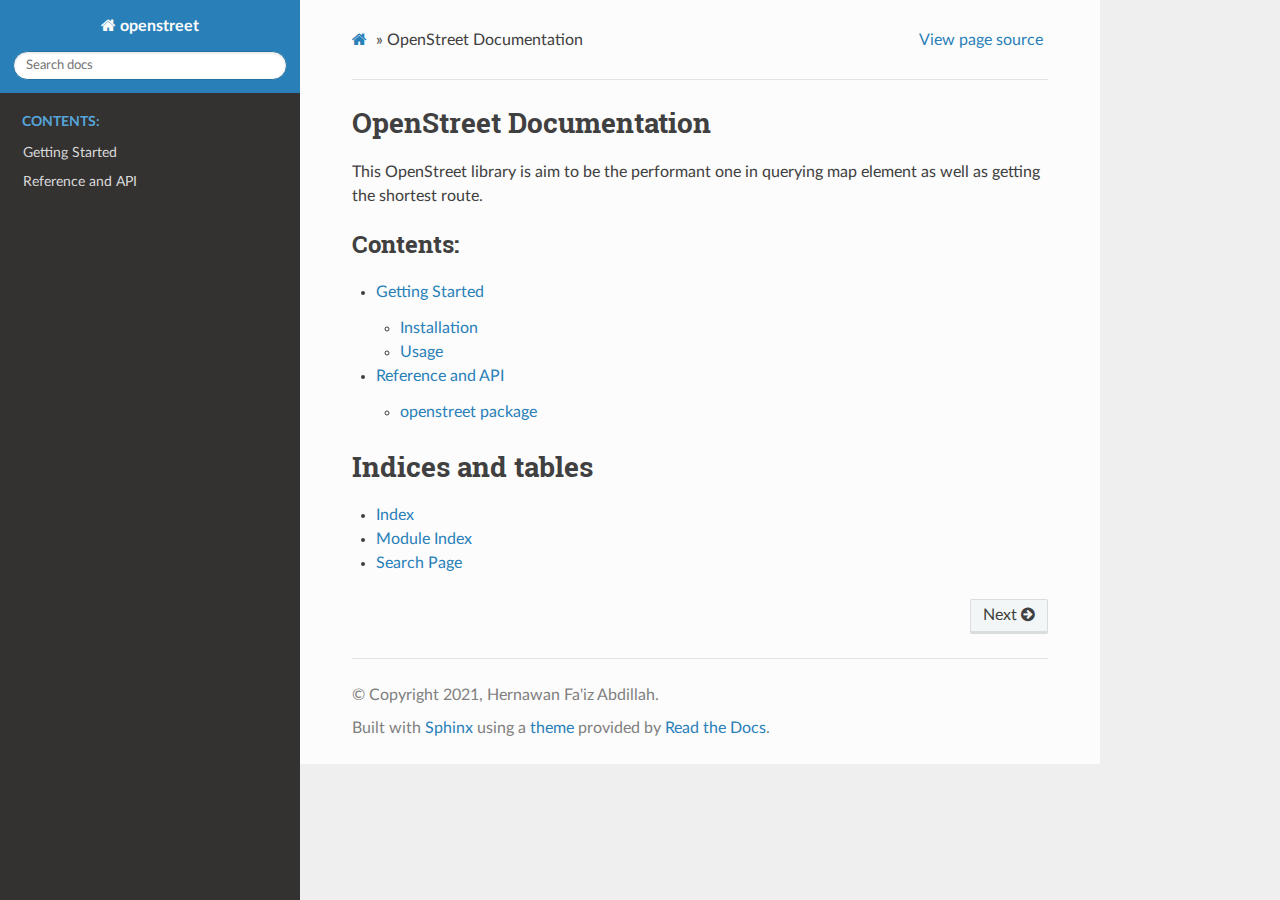
<file: index.html>
<!DOCTYPE html>
<html class="writer-html5" lang="en" >
<head>
  <meta charset="utf-8" />
  
  <meta name="viewport" content="width=device-width, initial-scale=1.0" />
  
  <title>OpenStreet Documentation &mdash; openstreet alpha documentation</title>
  

  
  <link rel="stylesheet" href="_static/css/theme.css" type="text/css" />
  <link rel="stylesheet" href="_static/pygments.css" type="text/css" />
  <link rel="stylesheet" href="_static/css/patch.css" type="text/css" />
  <link rel="stylesheet" href="https://assets.readthedocs.org/static/css/badge_only.css" type="text/css" />

  
  

  
  

  

  
  <!--[if lt IE 9]>
    <script src="_static/js/html5shiv.min.js"></script>
  <![endif]-->
  
    
      <script type="text/javascript" id="documentation_options" data-url_root="./" src="_static/documentation_options.js"></script>
        <script src="_static/jquery.js"></script>
        <script src="_static/underscore.js"></script>
        <script src="_static/doctools.js"></script>
        <script src="_static/language_data.js"></script>
        <script async="async" src="https://assets.readthedocs.org/static/javascript/readthedocs-doc-embed.js"></script>
    
    <script type="text/javascript" src="_static/js/theme.js"></script>

    
    <link rel="index" title="Index" href="genindex.html" />
    <link rel="search" title="Search" href="search.html" />
    <link rel="next" title="Getting Started" href="gettingstarted.html" /> 

<!-- RTD Extra Head -->

<link rel="stylesheet" href="https://assets.readthedocs.org/static/css/readthedocs-doc-embed.css" type="text/css" />

<script type="application/json" id="READTHEDOCS_DATA">{"ad_free": "", "api_host": "", "build_date": "2021-06-07T02:37:05Z", "builder": "sphinx", "canonical_url": "", "commit": "", "docroot": "", "features": {"docsearch_disabled": false}, "global_analytics_code": null, "language": "", "page": "index", "programming_language": "", "project": "", "source_suffix": ".rst", "subprojects": {}, "theme": "", "user_analytics_code": null, "version": ""}</script>

<!--
Using this variable directly instead of using `JSON.parse` is deprecated.
The READTHEDOCS_DATA global variable will be removed in the future.
-->
<script type="text/javascript">
READTHEDOCS_DATA = JSON.parse(document.getElementById('READTHEDOCS_DATA').innerHTML);
</script>

<script type="text/javascript" src="https://assets.readthedocs.org/static/javascript/readthedocs-analytics.js" async="async"></script>

<!-- end RTD <extrahead> -->
</head>

<body class="wy-body-for-nav">

   
  <div class="wy-grid-for-nav">
    
    <nav data-toggle="wy-nav-shift" class="wy-nav-side">
      <div class="wy-side-scroll">
        <div class="wy-side-nav-search" >
          

          
            <a href="#" class="icon icon-home"> openstreet
          

          
          </a>

          
            
            
          

          
<div role="search">
  <form id="rtd-search-form" class="wy-form" action="search.html" method="get">
    <input type="text" name="q" placeholder="Search docs" />
    <input type="hidden" name="check_keywords" value="yes" />
    <input type="hidden" name="area" value="default" />
  </form>
</div>

          
        </div>

        
        <div class="wy-menu wy-menu-vertical" data-spy="affix" role="navigation" aria-label="main navigation">
          
            
            
              
            
            
              <p class="caption"><span class="caption-text">Contents:</span></p>
<ul>
<li class="toctree-l1"><a class="reference internal" href="gettingstarted.html">Getting Started</a></li>
<li class="toctree-l1"><a class="reference internal" href="modules.html">Reference and API</a></li>
</ul>

            
          
        </div>
        
      </div>
    </nav>

    <section data-toggle="wy-nav-shift" class="wy-nav-content-wrap">

      
      <nav class="wy-nav-top" aria-label="top navigation">
        
          <i data-toggle="wy-nav-top" class="fa fa-bars"></i>
          <a href="#">openstreet</a>
        
      </nav>


      <div class="wy-nav-content">
        
        <div class="rst-content">
        
          

















<div role="navigation" aria-label="breadcrumbs navigation">

  <ul class="wy-breadcrumbs">
    
      <li><a href="#" class="icon icon-home"></a> &raquo;</li>
        
      <li>OpenStreet Documentation</li>
    
    
      <li class="wy-breadcrumbs-aside">
        
          
            <a href="_sources/index.rst.txt" rel="nofollow"> View page source</a>
          
        
      </li>
    
  </ul>

  
  <hr/>
</div>
          <div role="main" class="document" itemscope="itemscope" itemtype="http://schema.org/Article">
           <div itemprop="articleBody">
            
  <div class="section" id="openstreet-documentation">
<h1>OpenStreet Documentation<a class="headerlink" href="#openstreet-documentation" title="Permalink to this headline">¶</a></h1>
<p>This OpenStreet library is aim to be the performant one in
querying map element as well as getting the shortest route.</p>
<div class="toctree-wrapper compound">
<p class="caption"><span class="caption-text">Contents:</span></p>
<ul>
<li class="toctree-l1"><a class="reference internal" href="gettingstarted.html">Getting Started</a><ul>
<li class="toctree-l2"><a class="reference internal" href="gettingstarted.html#installation">Installation</a></li>
<li class="toctree-l2"><a class="reference internal" href="gettingstarted.html#usage">Usage</a></li>
</ul>
</li>
<li class="toctree-l1"><a class="reference internal" href="modules.html">Reference and API</a><ul>
<li class="toctree-l2"><a class="reference internal" href="openstreet.html">openstreet package</a></li>
</ul>
</li>
</ul>
</div>
</div>
<div class="section" id="indices-and-tables">
<h1>Indices and tables<a class="headerlink" href="#indices-and-tables" title="Permalink to this headline">¶</a></h1>
<ul class="simple">
<li><p><a class="reference internal" href="genindex.html"><span class="std std-ref">Index</span></a></p></li>
<li><p><a class="reference internal" href="py-modindex.html"><span class="std std-ref">Module Index</span></a></p></li>
<li><p><a class="reference internal" href="search.html"><span class="std std-ref">Search Page</span></a></p></li>
</ul>
</div>


           </div>
           
          </div>
          <footer>
    <div class="rst-footer-buttons" role="navigation" aria-label="footer navigation">
        <a href="gettingstarted.html" class="btn btn-neutral float-right" title="Getting Started" accesskey="n" rel="next">Next <span class="fa fa-arrow-circle-right" aria-hidden="true"></span></a>
    </div>

  <hr/>

  <div role="contentinfo">
    <p>
        &#169; Copyright 2021, Hernawan Fa&#39;iz Abdillah.

    </p>
  </div>
    
    
    
    Built with <a href="https://www.sphinx-doc.org/">Sphinx</a> using a
    
    <a href="https://github.com/readthedocs/sphinx_rtd_theme">theme</a>
    
    provided by <a href="https://readthedocs.org">Read the Docs</a>. 

</footer>
        </div>
      </div>

    </section>

  </div>
  

  <script type="text/javascript">
      jQuery(function () {
          SphinxRtdTheme.Navigation.enable(true);
      });
  </script>

  
  
    
   

</body>
</html>
</file>
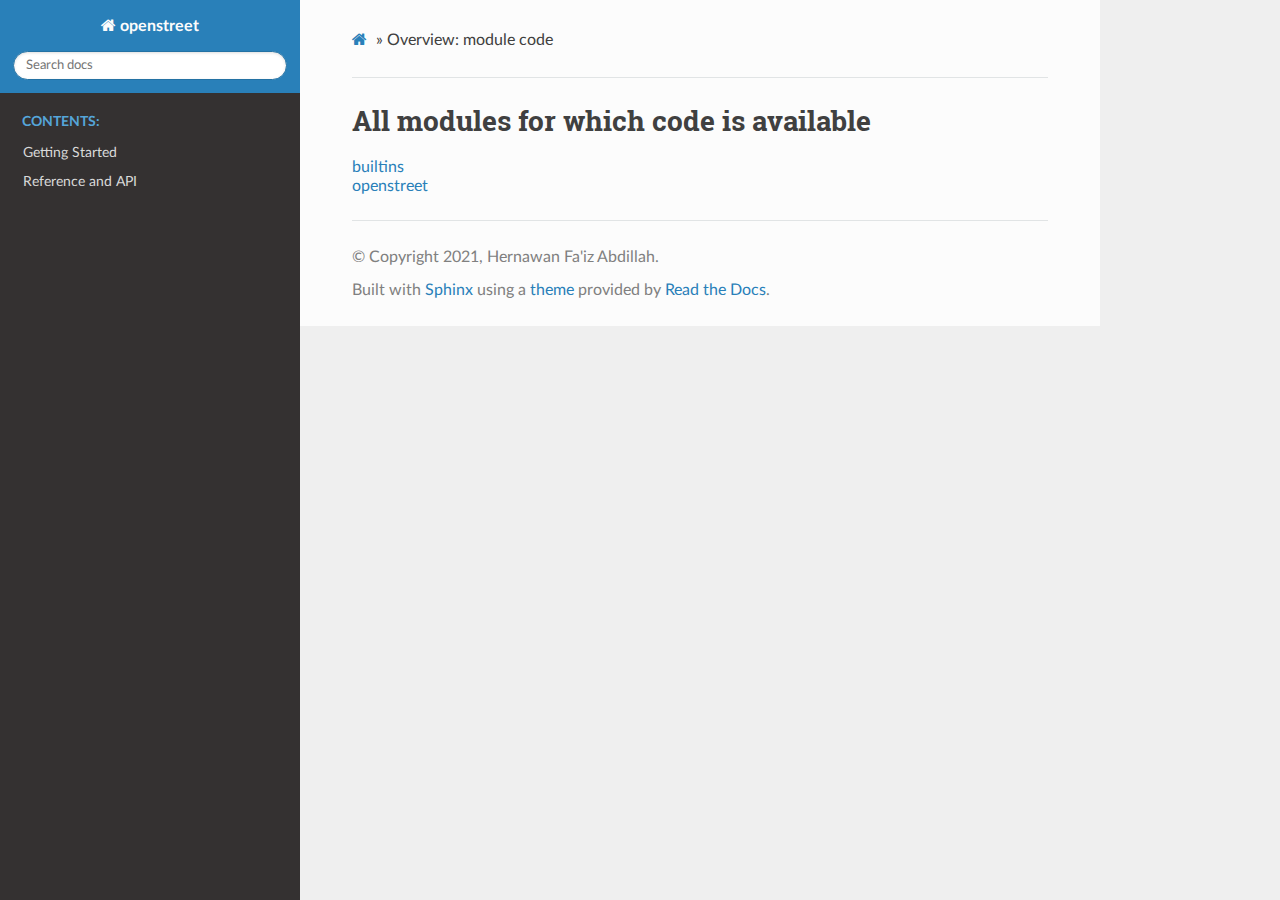
<file: _modules/index.html>
<!DOCTYPE html>
<html class="writer-html5" lang="en" >
<head>
  <meta charset="utf-8" />
  
  <meta name="viewport" content="width=device-width, initial-scale=1.0" />
  
  <title>Overview: module code &mdash; openstreet alpha documentation</title>
  

  
  <link rel="stylesheet" href="../_static/css/theme.css" type="text/css" />
  <link rel="stylesheet" href="../_static/pygments.css" type="text/css" />
  <link rel="stylesheet" href="../_static/css/patch.css" type="text/css" />
  <link rel="stylesheet" href="https://assets.readthedocs.org/static/css/badge_only.css" type="text/css" />

  
  

  
  

  

  
  <!--[if lt IE 9]>
    <script src="../_static/js/html5shiv.min.js"></script>
  <![endif]-->
  
    
      <script type="text/javascript" id="documentation_options" data-url_root="../" src="../_static/documentation_options.js"></script>
        <script src="../_static/jquery.js"></script>
        <script src="../_static/underscore.js"></script>
        <script src="../_static/doctools.js"></script>
        <script src="../_static/language_data.js"></script>
        <script async="async" src="https://assets.readthedocs.org/static/javascript/readthedocs-doc-embed.js"></script>
    
    <script type="text/javascript" src="../_static/js/theme.js"></script>

    
    <link rel="index" title="Index" href="../genindex.html" />
    <link rel="search" title="Search" href="../search.html" /> 

<!-- RTD Extra Head -->

<link rel="stylesheet" href="https://assets.readthedocs.org/static/css/readthedocs-doc-embed.css" type="text/css" />

<script type="application/json" id="READTHEDOCS_DATA">{"ad_free": "", "api_host": "", "build_date": "2021-06-07T02:37:05Z", "builder": "sphinx", "canonical_url": "", "commit": "", "docroot": "", "features": {"docsearch_disabled": false}, "global_analytics_code": null, "language": "", "page": "_modules/index", "programming_language": "", "project": "", "source_suffix": "", "subprojects": {}, "theme": "", "user_analytics_code": null, "version": ""}</script>

<!--
Using this variable directly instead of using `JSON.parse` is deprecated.
The READTHEDOCS_DATA global variable will be removed in the future.
-->
<script type="text/javascript">
READTHEDOCS_DATA = JSON.parse(document.getElementById('READTHEDOCS_DATA').innerHTML);
</script>

<script type="text/javascript" src="https://assets.readthedocs.org/static/javascript/readthedocs-analytics.js" async="async"></script>

<!-- end RTD <extrahead> -->
</head>

<body class="wy-body-for-nav">

   
  <div class="wy-grid-for-nav">
    
    <nav data-toggle="wy-nav-shift" class="wy-nav-side">
      <div class="wy-side-scroll">
        <div class="wy-side-nav-search" >
          

          
            <a href="../index.html" class="icon icon-home"> openstreet
          

          
          </a>

          
            
            
          

          
<div role="search">
  <form id="rtd-search-form" class="wy-form" action="../search.html" method="get">
    <input type="text" name="q" placeholder="Search docs" />
    <input type="hidden" name="check_keywords" value="yes" />
    <input type="hidden" name="area" value="default" />
  </form>
</div>

          
        </div>

        
        <div class="wy-menu wy-menu-vertical" data-spy="affix" role="navigation" aria-label="main navigation">
          
            
            
              
            
            
              <p class="caption"><span class="caption-text">Contents:</span></p>
<ul>
<li class="toctree-l1"><a class="reference internal" href="../gettingstarted.html">Getting Started</a></li>
<li class="toctree-l1"><a class="reference internal" href="../modules.html">Reference and API</a></li>
</ul>

            
          
        </div>
        
      </div>
    </nav>

    <section data-toggle="wy-nav-shift" class="wy-nav-content-wrap">

      
      <nav class="wy-nav-top" aria-label="top navigation">
        
          <i data-toggle="wy-nav-top" class="fa fa-bars"></i>
          <a href="../index.html">openstreet</a>
        
      </nav>


      <div class="wy-nav-content">
        
        <div class="rst-content">
        
          

















<div role="navigation" aria-label="breadcrumbs navigation">

  <ul class="wy-breadcrumbs">
    
      <li><a href="../index.html" class="icon icon-home"></a> &raquo;</li>
        
      <li>Overview: module code</li>
    
    
      <li class="wy-breadcrumbs-aside">
        
      </li>
    
  </ul>

  
  <hr/>
</div>
          <div role="main" class="document" itemscope="itemscope" itemtype="http://schema.org/Article">
           <div itemprop="articleBody">
            
  <h1>All modules for which code is available</h1>
<ul><li><a href="builtins.html">builtins</a></li>
<li><a href="openstreet.html">openstreet</a></li>
</ul>

           </div>
           
          </div>
          <footer>

  <hr/>

  <div role="contentinfo">
    <p>
        &#169; Copyright 2021, Hernawan Fa&#39;iz Abdillah.

    </p>
  </div>
    
    
    
    Built with <a href="https://www.sphinx-doc.org/">Sphinx</a> using a
    
    <a href="https://github.com/readthedocs/sphinx_rtd_theme">theme</a>
    
    provided by <a href="https://readthedocs.org">Read the Docs</a>. 

</footer>
        </div>
      </div>

    </section>

  </div>
  

  <script type="text/javascript">
      jQuery(function () {
          SphinxRtdTheme.Navigation.enable(true);
      });
  </script>

  
  
    
   

</body>
</html>
</file>
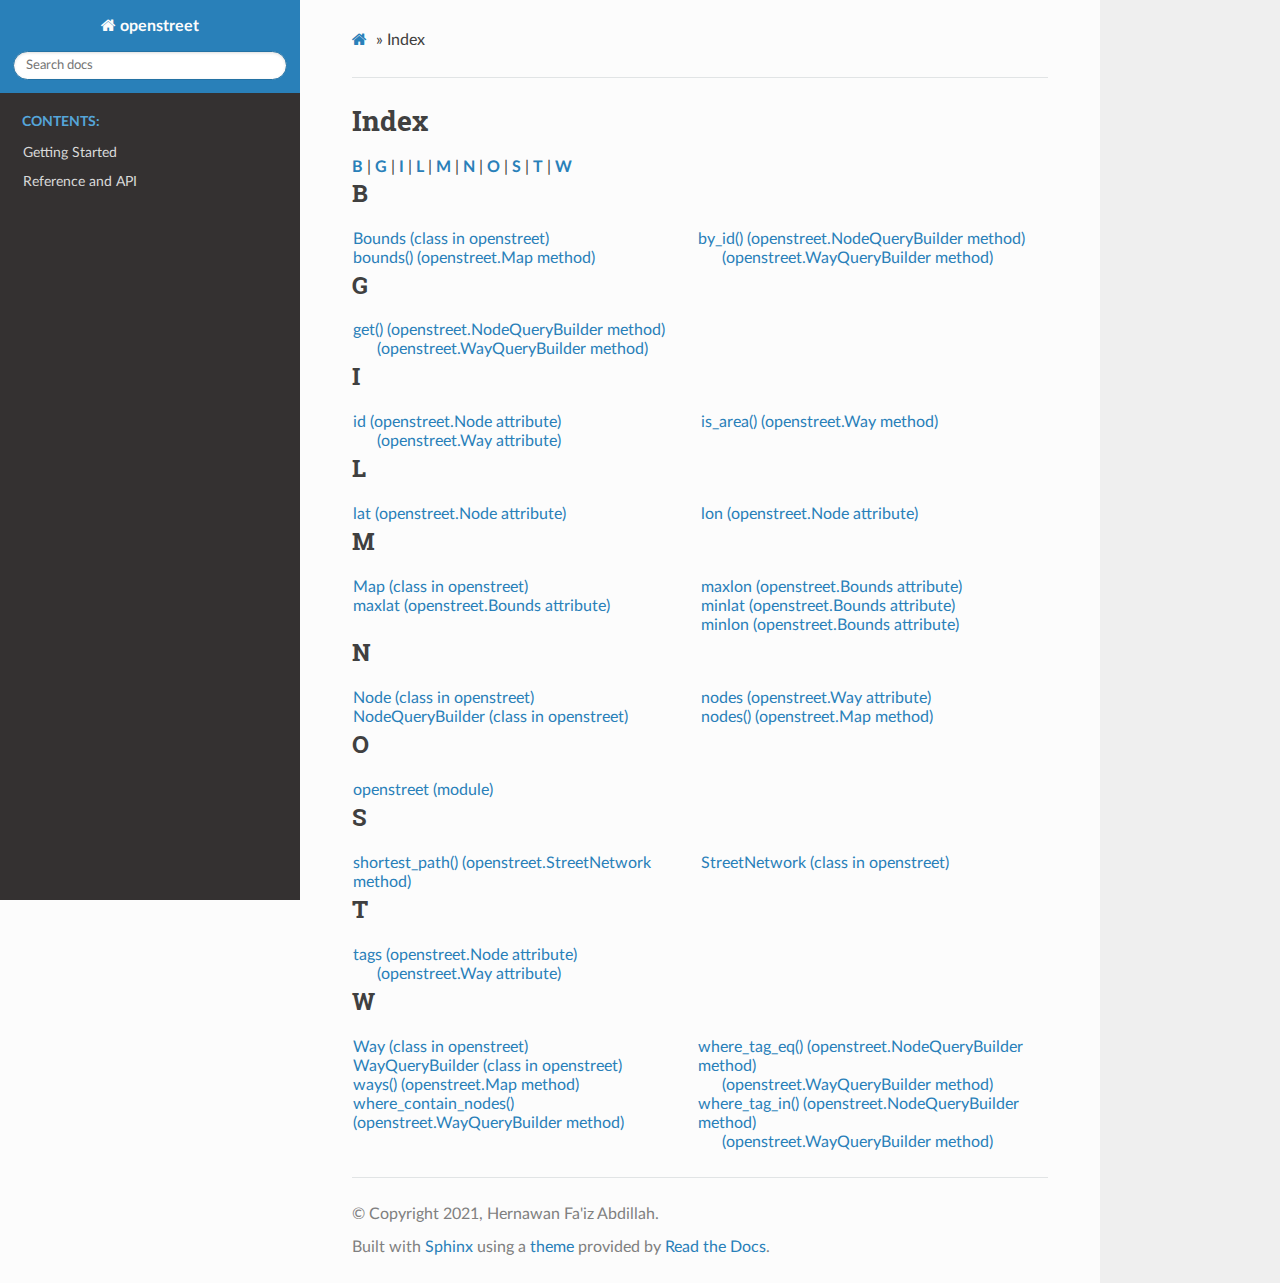
<file: genindex.html>
<!DOCTYPE html>
<html class="writer-html5" lang="en" >
<head>
  <meta charset="utf-8" />
  
  <meta name="viewport" content="width=device-width, initial-scale=1.0" />
  
  <title>Index &mdash; openstreet alpha documentation</title>
  

  
  <link rel="stylesheet" href="_static/css/theme.css" type="text/css" />
  <link rel="stylesheet" href="_static/pygments.css" type="text/css" />
  <link rel="stylesheet" href="_static/css/patch.css" type="text/css" />
  <link rel="stylesheet" href="https://assets.readthedocs.org/static/css/badge_only.css" type="text/css" />

  
  

  
  

  

  
  <!--[if lt IE 9]>
    <script src="_static/js/html5shiv.min.js"></script>
  <![endif]-->
  
    
      <script type="text/javascript" id="documentation_options" data-url_root="./" src="_static/documentation_options.js"></script>
        <script src="_static/jquery.js"></script>
        <script src="_static/underscore.js"></script>
        <script src="_static/doctools.js"></script>
        <script src="_static/language_data.js"></script>
        <script async="async" src="https://assets.readthedocs.org/static/javascript/readthedocs-doc-embed.js"></script>
    
    <script type="text/javascript" src="_static/js/theme.js"></script>

    
    <link rel="index" title="Index" href="#" />
    <link rel="search" title="Search" href="search.html" /> 

<!-- RTD Extra Head -->

<link rel="stylesheet" href="https://assets.readthedocs.org/static/css/readthedocs-doc-embed.css" type="text/css" />

<script type="application/json" id="READTHEDOCS_DATA">{"ad_free": "", "api_host": "", "build_date": "2021-06-07T02:37:05Z", "builder": "sphinx", "canonical_url": "", "commit": "", "docroot": "", "features": {"docsearch_disabled": false}, "global_analytics_code": null, "language": "", "page": "genindex", "programming_language": "", "project": "", "source_suffix": "", "subprojects": {}, "theme": "", "user_analytics_code": null, "version": ""}</script>

<!--
Using this variable directly instead of using `JSON.parse` is deprecated.
The READTHEDOCS_DATA global variable will be removed in the future.
-->
<script type="text/javascript">
READTHEDOCS_DATA = JSON.parse(document.getElementById('READTHEDOCS_DATA').innerHTML);
</script>

<script type="text/javascript" src="https://assets.readthedocs.org/static/javascript/readthedocs-analytics.js" async="async"></script>

<!-- end RTD <extrahead> -->
</head>

<body class="wy-body-for-nav">

   
  <div class="wy-grid-for-nav">
    
    <nav data-toggle="wy-nav-shift" class="wy-nav-side">
      <div class="wy-side-scroll">
        <div class="wy-side-nav-search" >
          

          
            <a href="index.html" class="icon icon-home"> openstreet
          

          
          </a>

          
            
            
          

          
<div role="search">
  <form id="rtd-search-form" class="wy-form" action="search.html" method="get">
    <input type="text" name="q" placeholder="Search docs" />
    <input type="hidden" name="check_keywords" value="yes" />
    <input type="hidden" name="area" value="default" />
  </form>
</div>

          
        </div>

        
        <div class="wy-menu wy-menu-vertical" data-spy="affix" role="navigation" aria-label="main navigation">
          
            
            
              
            
            
              <p class="caption"><span class="caption-text">Contents:</span></p>
<ul>
<li class="toctree-l1"><a class="reference internal" href="gettingstarted.html">Getting Started</a></li>
<li class="toctree-l1"><a class="reference internal" href="modules.html">Reference and API</a></li>
</ul>

            
          
        </div>
        
      </div>
    </nav>

    <section data-toggle="wy-nav-shift" class="wy-nav-content-wrap">

      
      <nav class="wy-nav-top" aria-label="top navigation">
        
          <i data-toggle="wy-nav-top" class="fa fa-bars"></i>
          <a href="index.html">openstreet</a>
        
      </nav>


      <div class="wy-nav-content">
        
        <div class="rst-content">
        
          

















<div role="navigation" aria-label="breadcrumbs navigation">

  <ul class="wy-breadcrumbs">
    
      <li><a href="index.html" class="icon icon-home"></a> &raquo;</li>
        
      <li>Index</li>
    
    
      <li class="wy-breadcrumbs-aside">
        
          
        
      </li>
    
  </ul>

  
  <hr/>
</div>
          <div role="main" class="document" itemscope="itemscope" itemtype="http://schema.org/Article">
           <div itemprop="articleBody">
            

<h1 id="index">Index</h1>

<div class="genindex-jumpbox">
 <a href="#B"><strong>B</strong></a>
 | <a href="#G"><strong>G</strong></a>
 | <a href="#I"><strong>I</strong></a>
 | <a href="#L"><strong>L</strong></a>
 | <a href="#M"><strong>M</strong></a>
 | <a href="#N"><strong>N</strong></a>
 | <a href="#O"><strong>O</strong></a>
 | <a href="#S"><strong>S</strong></a>
 | <a href="#T"><strong>T</strong></a>
 | <a href="#W"><strong>W</strong></a>
 
</div>
<h2 id="B">B</h2>
<table style="width: 100%" class="indextable genindextable"><tr>
  <td style="width: 33%; vertical-align: top;"><ul>
      <li><a href="openstreet.html#openstreet.Bounds">Bounds (class in openstreet)</a>
</li>
      <li><a href="openstreet.html#openstreet.Map.bounds">bounds() (openstreet.Map method)</a>
</li>
  </ul></td>
  <td style="width: 33%; vertical-align: top;"><ul>
      <li><a href="openstreet.html#openstreet.NodeQueryBuilder.by_id">by_id() (openstreet.NodeQueryBuilder method)</a>

      <ul>
        <li><a href="openstreet.html#openstreet.WayQueryBuilder.by_id">(openstreet.WayQueryBuilder method)</a>
</li>
      </ul></li>
  </ul></td>
</tr></table>

<h2 id="G">G</h2>
<table style="width: 100%" class="indextable genindextable"><tr>
  <td style="width: 33%; vertical-align: top;"><ul>
      <li><a href="openstreet.html#openstreet.NodeQueryBuilder.get">get() (openstreet.NodeQueryBuilder method)</a>

      <ul>
        <li><a href="openstreet.html#openstreet.WayQueryBuilder.get">(openstreet.WayQueryBuilder method)</a>
</li>
      </ul></li>
  </ul></td>
</tr></table>

<h2 id="I">I</h2>
<table style="width: 100%" class="indextable genindextable"><tr>
  <td style="width: 33%; vertical-align: top;"><ul>
      <li><a href="openstreet.html#openstreet.Node.id">id (openstreet.Node attribute)</a>

      <ul>
        <li><a href="openstreet.html#openstreet.Way.id">(openstreet.Way attribute)</a>
</li>
      </ul></li>
  </ul></td>
  <td style="width: 33%; vertical-align: top;"><ul>
      <li><a href="openstreet.html#openstreet.Way.is_area">is_area() (openstreet.Way method)</a>
</li>
  </ul></td>
</tr></table>

<h2 id="L">L</h2>
<table style="width: 100%" class="indextable genindextable"><tr>
  <td style="width: 33%; vertical-align: top;"><ul>
      <li><a href="openstreet.html#openstreet.Node.lat">lat (openstreet.Node attribute)</a>
</li>
  </ul></td>
  <td style="width: 33%; vertical-align: top;"><ul>
      <li><a href="openstreet.html#openstreet.Node.lon">lon (openstreet.Node attribute)</a>
</li>
  </ul></td>
</tr></table>

<h2 id="M">M</h2>
<table style="width: 100%" class="indextable genindextable"><tr>
  <td style="width: 33%; vertical-align: top;"><ul>
      <li><a href="openstreet.html#openstreet.Map">Map (class in openstreet)</a>
</li>
      <li><a href="openstreet.html#openstreet.Bounds.maxlat">maxlat (openstreet.Bounds attribute)</a>
</li>
  </ul></td>
  <td style="width: 33%; vertical-align: top;"><ul>
      <li><a href="openstreet.html#openstreet.Bounds.maxlon">maxlon (openstreet.Bounds attribute)</a>
</li>
      <li><a href="openstreet.html#openstreet.Bounds.minlat">minlat (openstreet.Bounds attribute)</a>
</li>
      <li><a href="openstreet.html#openstreet.Bounds.minlon">minlon (openstreet.Bounds attribute)</a>
</li>
  </ul></td>
</tr></table>

<h2 id="N">N</h2>
<table style="width: 100%" class="indextable genindextable"><tr>
  <td style="width: 33%; vertical-align: top;"><ul>
      <li><a href="openstreet.html#openstreet.Node">Node (class in openstreet)</a>
</li>
      <li><a href="openstreet.html#openstreet.NodeQueryBuilder">NodeQueryBuilder (class in openstreet)</a>
</li>
  </ul></td>
  <td style="width: 33%; vertical-align: top;"><ul>
      <li><a href="openstreet.html#openstreet.Way.nodes">nodes (openstreet.Way attribute)</a>
</li>
      <li><a href="openstreet.html#openstreet.Map.nodes">nodes() (openstreet.Map method)</a>
</li>
  </ul></td>
</tr></table>

<h2 id="O">O</h2>
<table style="width: 100%" class="indextable genindextable"><tr>
  <td style="width: 33%; vertical-align: top;"><ul>
      <li><a href="openstreet.html#module-openstreet">openstreet (module)</a>
</li>
  </ul></td>
</tr></table>

<h2 id="S">S</h2>
<table style="width: 100%" class="indextable genindextable"><tr>
  <td style="width: 33%; vertical-align: top;"><ul>
      <li><a href="openstreet.html#openstreet.StreetNetwork.shortest_path">shortest_path() (openstreet.StreetNetwork method)</a>
</li>
  </ul></td>
  <td style="width: 33%; vertical-align: top;"><ul>
      <li><a href="openstreet.html#openstreet.StreetNetwork">StreetNetwork (class in openstreet)</a>
</li>
  </ul></td>
</tr></table>

<h2 id="T">T</h2>
<table style="width: 100%" class="indextable genindextable"><tr>
  <td style="width: 33%; vertical-align: top;"><ul>
      <li><a href="openstreet.html#openstreet.Node.tags">tags (openstreet.Node attribute)</a>

      <ul>
        <li><a href="openstreet.html#openstreet.Way.tags">(openstreet.Way attribute)</a>
</li>
      </ul></li>
  </ul></td>
</tr></table>

<h2 id="W">W</h2>
<table style="width: 100%" class="indextable genindextable"><tr>
  <td style="width: 33%; vertical-align: top;"><ul>
      <li><a href="openstreet.html#openstreet.Way">Way (class in openstreet)</a>
</li>
      <li><a href="openstreet.html#openstreet.WayQueryBuilder">WayQueryBuilder (class in openstreet)</a>
</li>
      <li><a href="openstreet.html#openstreet.Map.ways">ways() (openstreet.Map method)</a>
</li>
      <li><a href="openstreet.html#openstreet.WayQueryBuilder.where_contain_nodes">where_contain_nodes() (openstreet.WayQueryBuilder method)</a>
</li>
  </ul></td>
  <td style="width: 33%; vertical-align: top;"><ul>
      <li><a href="openstreet.html#openstreet.NodeQueryBuilder.where_tag_eq">where_tag_eq() (openstreet.NodeQueryBuilder method)</a>

      <ul>
        <li><a href="openstreet.html#openstreet.WayQueryBuilder.where_tag_eq">(openstreet.WayQueryBuilder method)</a>
</li>
      </ul></li>
      <li><a href="openstreet.html#openstreet.NodeQueryBuilder.where_tag_in">where_tag_in() (openstreet.NodeQueryBuilder method)</a>

      <ul>
        <li><a href="openstreet.html#openstreet.WayQueryBuilder.where_tag_in">(openstreet.WayQueryBuilder method)</a>
</li>
      </ul></li>
  </ul></td>
</tr></table>



           </div>
           
          </div>
          <footer>

  <hr/>

  <div role="contentinfo">
    <p>
        &#169; Copyright 2021, Hernawan Fa&#39;iz Abdillah.

    </p>
  </div>
    
    
    
    Built with <a href="https://www.sphinx-doc.org/">Sphinx</a> using a
    
    <a href="https://github.com/readthedocs/sphinx_rtd_theme">theme</a>
    
    provided by <a href="https://readthedocs.org">Read the Docs</a>. 

</footer>
        </div>
      </div>

    </section>

  </div>
  

  <script type="text/javascript">
      jQuery(function () {
          SphinxRtdTheme.Navigation.enable(true);
      });
  </script>

  
  
    
   

</body>
</html>
</file>
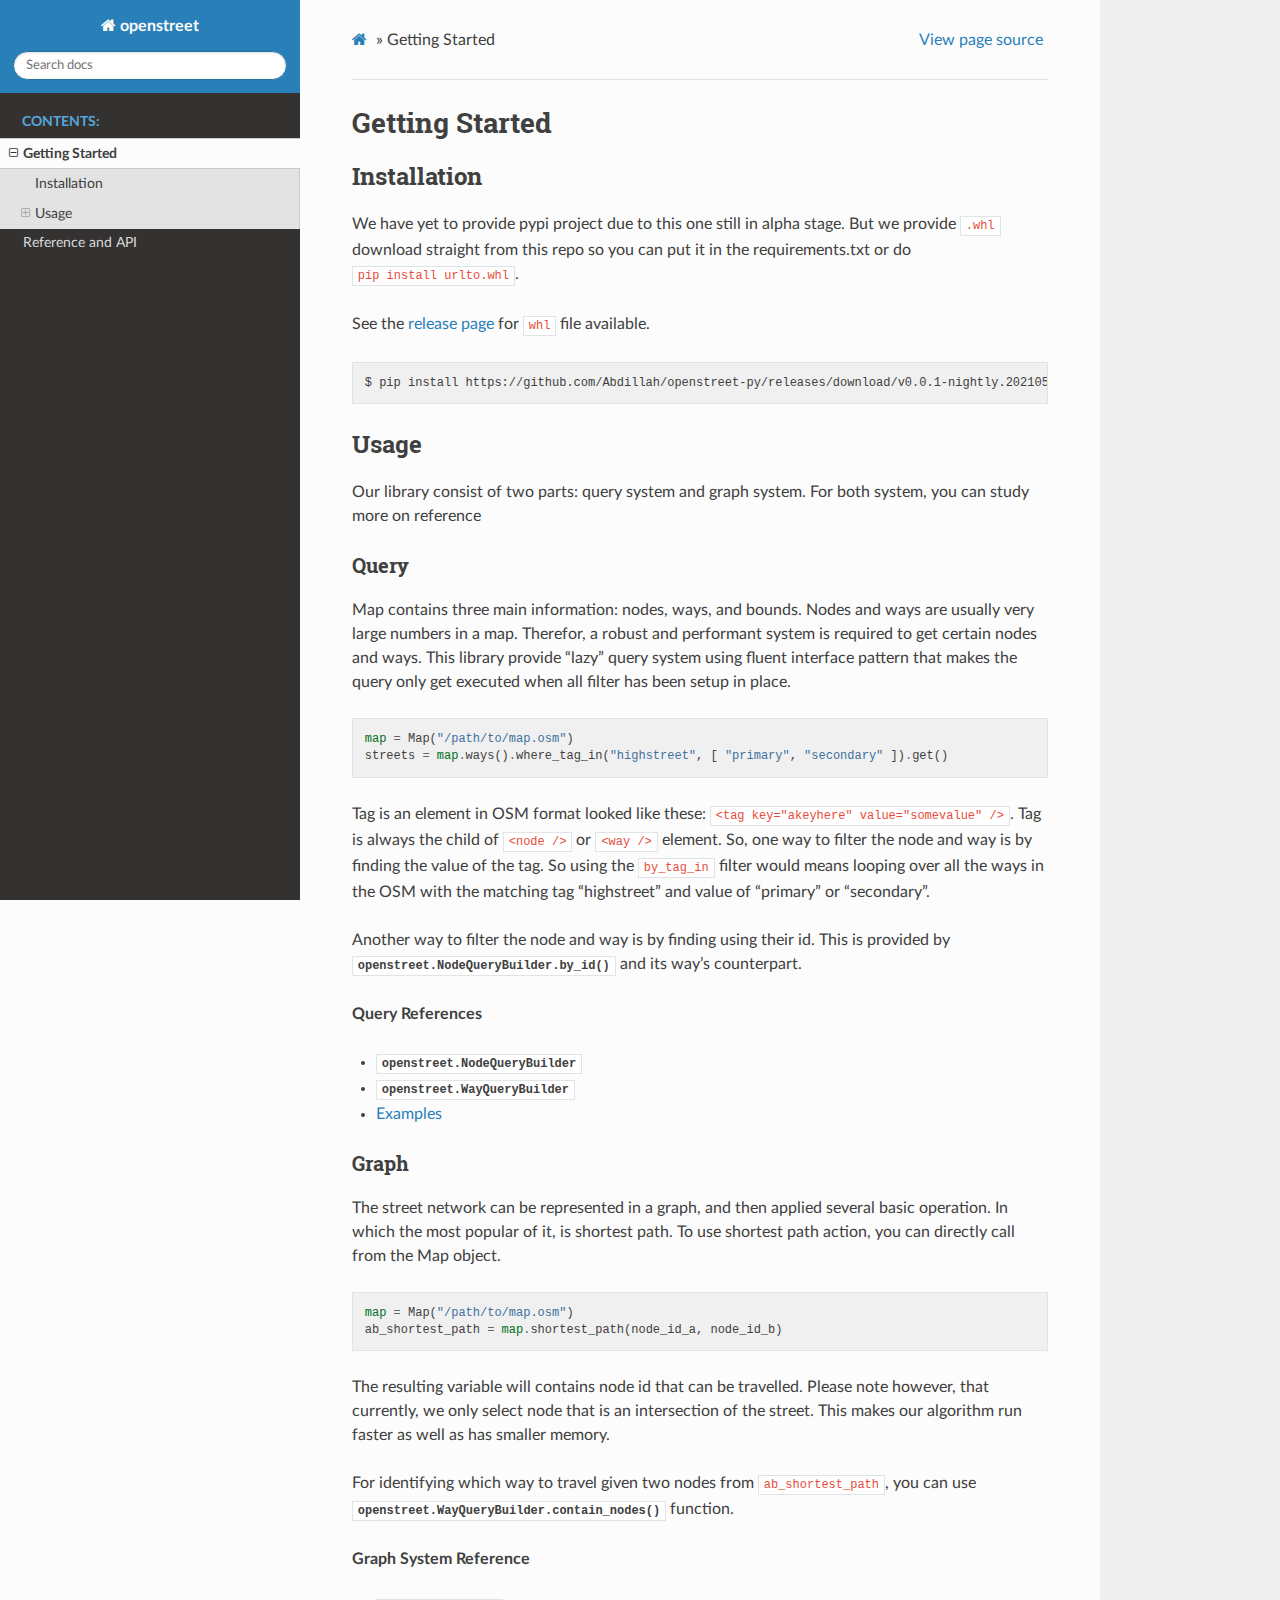
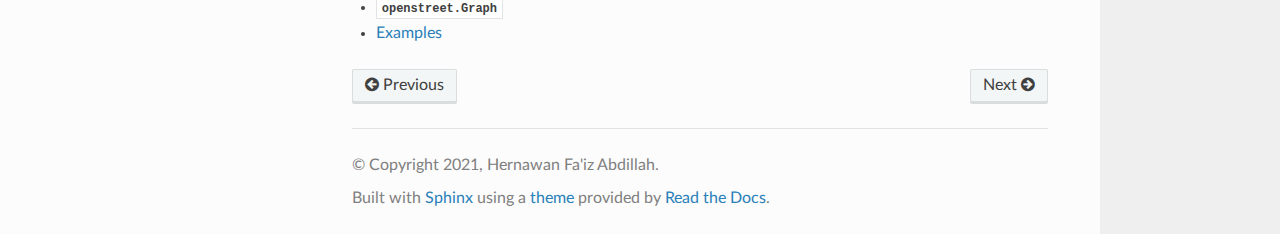
<file: gettingstarted.html>
<!DOCTYPE html>
<html class="writer-html5" lang="en" >
<head>
  <meta charset="utf-8" />
  
  <meta name="viewport" content="width=device-width, initial-scale=1.0" />
  
  <title>Getting Started &mdash; openstreet alpha documentation</title>
  

  
  <link rel="stylesheet" href="_static/css/theme.css" type="text/css" />
  <link rel="stylesheet" href="_static/pygments.css" type="text/css" />
  <link rel="stylesheet" href="_static/css/patch.css" type="text/css" />
  <link rel="stylesheet" href="https://assets.readthedocs.org/static/css/badge_only.css" type="text/css" />

  
  

  
  

  

  
  <!--[if lt IE 9]>
    <script src="_static/js/html5shiv.min.js"></script>
  <![endif]-->
  
    
      <script type="text/javascript" id="documentation_options" data-url_root="./" src="_static/documentation_options.js"></script>
        <script src="_static/jquery.js"></script>
        <script src="_static/underscore.js"></script>
        <script src="_static/doctools.js"></script>
        <script src="_static/language_data.js"></script>
        <script async="async" src="https://assets.readthedocs.org/static/javascript/readthedocs-doc-embed.js"></script>
    
    <script type="text/javascript" src="_static/js/theme.js"></script>

    
    <link rel="index" title="Index" href="genindex.html" />
    <link rel="search" title="Search" href="search.html" />
    <link rel="next" title="Reference and API" href="modules.html" />
    <link rel="prev" title="OpenStreet Documentation" href="index.html" /> 

<!-- RTD Extra Head -->

<link rel="stylesheet" href="https://assets.readthedocs.org/static/css/readthedocs-doc-embed.css" type="text/css" />

<script type="application/json" id="READTHEDOCS_DATA">{"ad_free": "", "api_host": "", "build_date": "2021-06-07T02:37:05Z", "builder": "sphinx", "canonical_url": "", "commit": "", "docroot": "", "features": {"docsearch_disabled": false}, "global_analytics_code": null, "language": "", "page": "gettingstarted", "programming_language": "", "project": "", "source_suffix": ".rst", "subprojects": {}, "theme": "", "user_analytics_code": null, "version": ""}</script>

<!--
Using this variable directly instead of using `JSON.parse` is deprecated.
The READTHEDOCS_DATA global variable will be removed in the future.
-->
<script type="text/javascript">
READTHEDOCS_DATA = JSON.parse(document.getElementById('READTHEDOCS_DATA').innerHTML);
</script>

<script type="text/javascript" src="https://assets.readthedocs.org/static/javascript/readthedocs-analytics.js" async="async"></script>

<!-- end RTD <extrahead> -->
</head>

<body class="wy-body-for-nav">

   
  <div class="wy-grid-for-nav">
    
    <nav data-toggle="wy-nav-shift" class="wy-nav-side">
      <div class="wy-side-scroll">
        <div class="wy-side-nav-search" >
          

          
            <a href="index.html" class="icon icon-home"> openstreet
          

          
          </a>

          
            
            
          

          
<div role="search">
  <form id="rtd-search-form" class="wy-form" action="search.html" method="get">
    <input type="text" name="q" placeholder="Search docs" />
    <input type="hidden" name="check_keywords" value="yes" />
    <input type="hidden" name="area" value="default" />
  </form>
</div>

          
        </div>

        
        <div class="wy-menu wy-menu-vertical" data-spy="affix" role="navigation" aria-label="main navigation">
          
            
            
              
            
            
              <p class="caption"><span class="caption-text">Contents:</span></p>
<ul class="current">
<li class="toctree-l1 current"><a class="current reference internal" href="#">Getting Started</a><ul>
<li class="toctree-l2"><a class="reference internal" href="#installation">Installation</a></li>
<li class="toctree-l2"><a class="reference internal" href="#usage">Usage</a><ul>
<li class="toctree-l3"><a class="reference internal" href="#query">Query</a></li>
<li class="toctree-l3"><a class="reference internal" href="#graph">Graph</a></li>
</ul>
</li>
</ul>
</li>
<li class="toctree-l1"><a class="reference internal" href="modules.html">Reference and API</a></li>
</ul>

            
          
        </div>
        
      </div>
    </nav>

    <section data-toggle="wy-nav-shift" class="wy-nav-content-wrap">

      
      <nav class="wy-nav-top" aria-label="top navigation">
        
          <i data-toggle="wy-nav-top" class="fa fa-bars"></i>
          <a href="index.html">openstreet</a>
        
      </nav>


      <div class="wy-nav-content">
        
        <div class="rst-content">
        
          

















<div role="navigation" aria-label="breadcrumbs navigation">

  <ul class="wy-breadcrumbs">
    
      <li><a href="index.html" class="icon icon-home"></a> &raquo;</li>
        
      <li>Getting Started</li>
    
    
      <li class="wy-breadcrumbs-aside">
        
          
            <a href="_sources/gettingstarted.rst.txt" rel="nofollow"> View page source</a>
          
        
      </li>
    
  </ul>

  
  <hr/>
</div>
          <div role="main" class="document" itemscope="itemscope" itemtype="http://schema.org/Article">
           <div itemprop="articleBody">
            
  <div class="section" id="getting-started">
<h1>Getting Started<a class="headerlink" href="#getting-started" title="Permalink to this headline">¶</a></h1>
<div class="section" id="installation">
<h2>Installation<a class="headerlink" href="#installation" title="Permalink to this headline">¶</a></h2>
<p>We have yet to provide pypi project due to this one still in alpha stage.
But we provide <code class="docutils literal notranslate"><span class="pre">.whl</span></code> download straight from this repo so you can put
it in the requirements.txt or do <code class="docutils literal notranslate"><span class="pre">pip</span> <span class="pre">install</span> <span class="pre">urlto.whl</span></code>.</p>
<p>See the <a class="reference external" href="https://github.com/Abdillah/openstreet-py/releases">release page</a> for <code class="docutils literal notranslate"><span class="pre">whl</span></code> file available.</p>
<div class="highlight-bash notranslate"><div class="highlight"><pre><span></span>$ pip install https://github.com/Abdillah/openstreet-py/releases/download/v0.0.1-nightly.20210517/openstreet-0.1-cp38-cp38-linux_x86_64.whl
</pre></div>
</div>
</div>
<div class="section" id="usage">
<h2>Usage<a class="headerlink" href="#usage" title="Permalink to this headline">¶</a></h2>
<p>Our library consist of two parts: query system and graph system.
For both system, you can study more on reference</p>
<div class="section" id="query">
<h3>Query<a class="headerlink" href="#query" title="Permalink to this headline">¶</a></h3>
<p>Map contains three main information: nodes, ways, and bounds.
Nodes and ways are usually very large numbers in a map.
Therefor, a robust and performant system is required to get
certain nodes and ways. This library provide “lazy” query system
using fluent interface pattern that makes the query only
get executed when all filter has been setup in place.</p>
<div class="highlight-python notranslate"><div class="highlight"><pre><span></span><span class="nb">map</span> <span class="o">=</span> <span class="n">Map</span><span class="p">(</span><span class="s2">&quot;/path/to/map.osm&quot;</span><span class="p">)</span>
<span class="n">streets</span> <span class="o">=</span> <span class="nb">map</span><span class="o">.</span><span class="n">ways</span><span class="p">()</span><span class="o">.</span><span class="n">where_tag_in</span><span class="p">(</span><span class="s2">&quot;highstreet&quot;</span><span class="p">,</span> <span class="p">[</span> <span class="s2">&quot;primary&quot;</span><span class="p">,</span> <span class="s2">&quot;secondary&quot;</span> <span class="p">])</span><span class="o">.</span><span class="n">get</span><span class="p">()</span>
</pre></div>
</div>
<p>Tag is an element in OSM format looked like these:
<code class="docutils literal notranslate"><span class="pre">&lt;tag</span> <span class="pre">key=&quot;akeyhere&quot;</span> <span class="pre">value=&quot;somevalue&quot;</span> <span class="pre">/&gt;</span></code>. Tag is always the child
of <code class="docutils literal notranslate"><span class="pre">&lt;node</span> <span class="pre">/&gt;</span></code> or <code class="docutils literal notranslate"><span class="pre">&lt;way</span> <span class="pre">/&gt;</span></code> element. So, one way to filter the node and
way is by finding the value of the tag. So using the <code class="docutils literal notranslate"><span class="pre">by_tag_in</span></code> filter
would means looping over all the ways in the OSM with the matching tag “highstreet”
and value of “primary” or “secondary”.</p>
<p>Another way to filter the node and way is by finding using their id.
This is provided by <a class="reference internal" href="openstreet.html#openstreet.NodeQueryBuilder.by_id" title="openstreet.NodeQueryBuilder.by_id"><code class="xref py py-meth docutils literal notranslate"><span class="pre">openstreet.NodeQueryBuilder.by_id()</span></code></a> and its way’s counterpart.</p>
<p><strong>Query References</strong></p>
<ul class="simple">
<li><p><a class="reference internal" href="openstreet.html#openstreet.NodeQueryBuilder" title="openstreet.NodeQueryBuilder"><code class="xref py py-class docutils literal notranslate"><span class="pre">openstreet.NodeQueryBuilder</span></code></a></p></li>
<li><p><a class="reference internal" href="openstreet.html#openstreet.WayQueryBuilder" title="openstreet.WayQueryBuilder"><code class="xref py py-class docutils literal notranslate"><span class="pre">openstreet.WayQueryBuilder</span></code></a></p></li>
<li><p><a class="reference external" href="https://github.com/Abdillah/openstreet-py/blob/d81b4a7877cedfba2310e45666dff6ff1149d8d8/examples/">Examples</a></p></li>
</ul>
</div>
<div class="section" id="graph">
<h3>Graph<a class="headerlink" href="#graph" title="Permalink to this headline">¶</a></h3>
<p>The street network can be represented in a graph, and then applied several basic operation.
In which the most popular of it, is shortest path. To use shortest path action, you can directly
call from the Map object.</p>
<div class="highlight-python notranslate"><div class="highlight"><pre><span></span><span class="nb">map</span> <span class="o">=</span> <span class="n">Map</span><span class="p">(</span><span class="s2">&quot;/path/to/map.osm&quot;</span><span class="p">)</span>
<span class="n">ab_shortest_path</span> <span class="o">=</span> <span class="nb">map</span><span class="o">.</span><span class="n">shortest_path</span><span class="p">(</span><span class="n">node_id_a</span><span class="p">,</span> <span class="n">node_id_b</span><span class="p">)</span>
</pre></div>
</div>
<p>The resulting variable will contains node id that can be travelled.
Please note however, that currently, we only select node that is an intersection of the street.
This makes our algorithm run faster as well as has smaller memory.</p>
<p>For identifying which way to travel given two nodes from <code class="docutils literal notranslate"><span class="pre">ab_shortest_path</span></code>,
you can use <code class="xref py py-meth docutils literal notranslate"><span class="pre">openstreet.WayQueryBuilder.contain_nodes()</span></code> function.</p>
<p><strong>Graph System Reference</strong></p>
<ul class="simple">
<li><p><code class="xref py py-class docutils literal notranslate"><span class="pre">openstreet.Graph</span></code></p></li>
<li><p><a class="reference external" href="https://github.com/Abdillah/openstreet-py/blob/d81b4a7877cedfba2310e45666dff6ff1149d8d8/examples/">Examples</a></p></li>
</ul>
</div>
</div>
</div>


           </div>
           
          </div>
          <footer>
    <div class="rst-footer-buttons" role="navigation" aria-label="footer navigation">
        <a href="modules.html" class="btn btn-neutral float-right" title="Reference and API" accesskey="n" rel="next">Next <span class="fa fa-arrow-circle-right" aria-hidden="true"></span></a>
        <a href="index.html" class="btn btn-neutral float-left" title="OpenStreet Documentation" accesskey="p" rel="prev"><span class="fa fa-arrow-circle-left" aria-hidden="true"></span> Previous</a>
    </div>

  <hr/>

  <div role="contentinfo">
    <p>
        &#169; Copyright 2021, Hernawan Fa&#39;iz Abdillah.

    </p>
  </div>
    
    
    
    Built with <a href="https://www.sphinx-doc.org/">Sphinx</a> using a
    
    <a href="https://github.com/readthedocs/sphinx_rtd_theme">theme</a>
    
    provided by <a href="https://readthedocs.org">Read the Docs</a>. 

</footer>
        </div>
      </div>

    </section>

  </div>
  

  <script type="text/javascript">
      jQuery(function () {
          SphinxRtdTheme.Navigation.enable(true);
      });
  </script>

  
  
    
   

</body>
</html>
</file>
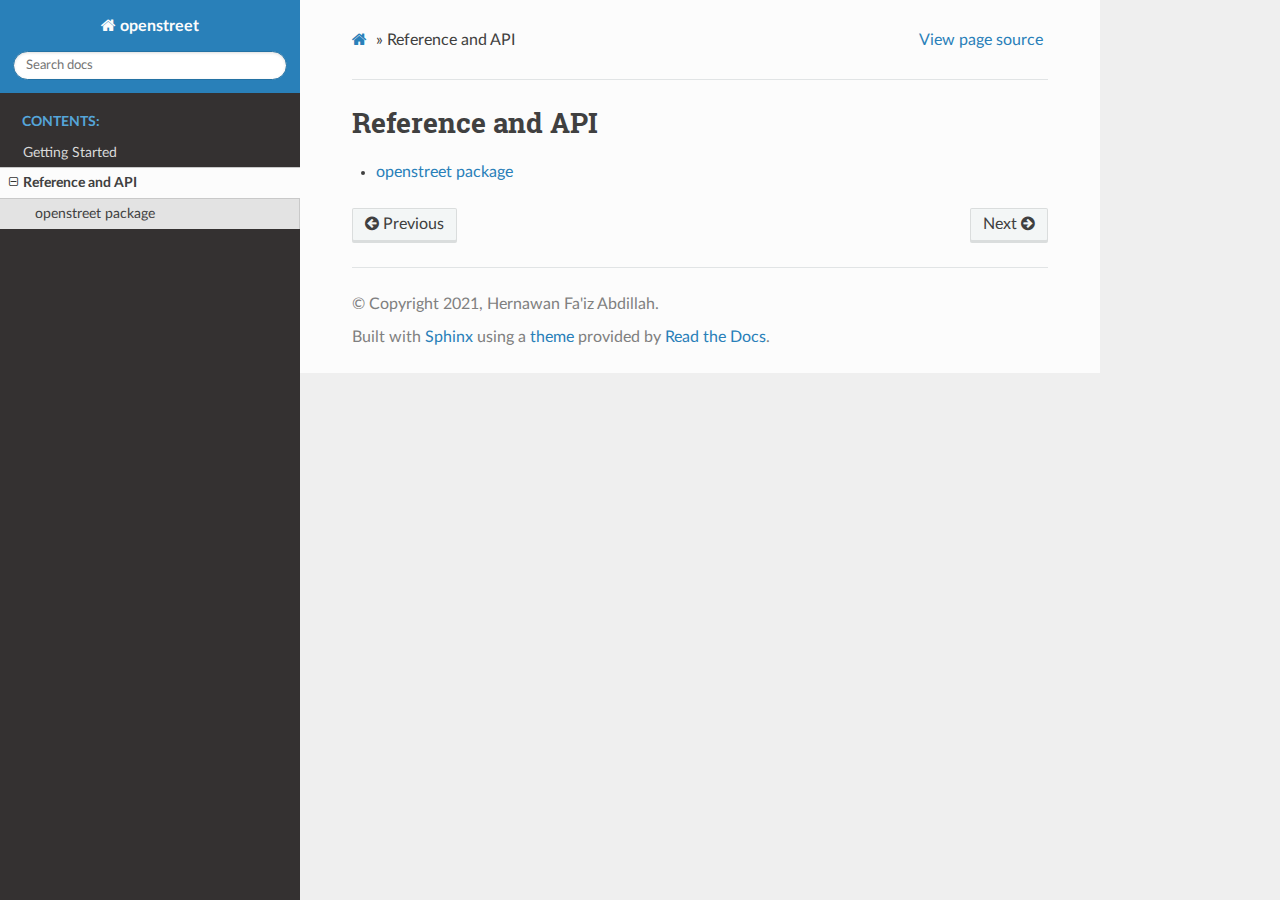
<file: modules.html>
<!DOCTYPE html>
<html class="writer-html5" lang="en" >
<head>
  <meta charset="utf-8" />
  
  <meta name="viewport" content="width=device-width, initial-scale=1.0" />
  
  <title>Reference and API &mdash; openstreet alpha documentation</title>
  

  
  <link rel="stylesheet" href="_static/css/theme.css" type="text/css" />
  <link rel="stylesheet" href="_static/pygments.css" type="text/css" />
  <link rel="stylesheet" href="_static/css/patch.css" type="text/css" />
  <link rel="stylesheet" href="https://assets.readthedocs.org/static/css/badge_only.css" type="text/css" />

  
  

  
  

  

  
  <!--[if lt IE 9]>
    <script src="_static/js/html5shiv.min.js"></script>
  <![endif]-->
  
    
      <script type="text/javascript" id="documentation_options" data-url_root="./" src="_static/documentation_options.js"></script>
        <script src="_static/jquery.js"></script>
        <script src="_static/underscore.js"></script>
        <script src="_static/doctools.js"></script>
        <script src="_static/language_data.js"></script>
        <script async="async" src="https://assets.readthedocs.org/static/javascript/readthedocs-doc-embed.js"></script>
    
    <script type="text/javascript" src="_static/js/theme.js"></script>

    
    <link rel="index" title="Index" href="genindex.html" />
    <link rel="search" title="Search" href="search.html" />
    <link rel="next" title="openstreet package" href="openstreet.html" />
    <link rel="prev" title="Getting Started" href="gettingstarted.html" /> 

<!-- RTD Extra Head -->

<link rel="stylesheet" href="https://assets.readthedocs.org/static/css/readthedocs-doc-embed.css" type="text/css" />

<script type="application/json" id="READTHEDOCS_DATA">{"ad_free": "", "api_host": "", "build_date": "2021-06-07T02:37:05Z", "builder": "sphinx", "canonical_url": "", "commit": "", "docroot": "", "features": {"docsearch_disabled": false}, "global_analytics_code": null, "language": "", "page": "modules", "programming_language": "", "project": "", "source_suffix": ".rst", "subprojects": {}, "theme": "", "user_analytics_code": null, "version": ""}</script>

<!--
Using this variable directly instead of using `JSON.parse` is deprecated.
The READTHEDOCS_DATA global variable will be removed in the future.
-->
<script type="text/javascript">
READTHEDOCS_DATA = JSON.parse(document.getElementById('READTHEDOCS_DATA').innerHTML);
</script>

<script type="text/javascript" src="https://assets.readthedocs.org/static/javascript/readthedocs-analytics.js" async="async"></script>

<!-- end RTD <extrahead> -->
</head>

<body class="wy-body-for-nav">

   
  <div class="wy-grid-for-nav">
    
    <nav data-toggle="wy-nav-shift" class="wy-nav-side">
      <div class="wy-side-scroll">
        <div class="wy-side-nav-search" >
          

          
            <a href="index.html" class="icon icon-home"> openstreet
          

          
          </a>

          
            
            
          

          
<div role="search">
  <form id="rtd-search-form" class="wy-form" action="search.html" method="get">
    <input type="text" name="q" placeholder="Search docs" />
    <input type="hidden" name="check_keywords" value="yes" />
    <input type="hidden" name="area" value="default" />
  </form>
</div>

          
        </div>

        
        <div class="wy-menu wy-menu-vertical" data-spy="affix" role="navigation" aria-label="main navigation">
          
            
            
              
            
            
              <p class="caption"><span class="caption-text">Contents:</span></p>
<ul class="current">
<li class="toctree-l1"><a class="reference internal" href="gettingstarted.html">Getting Started</a></li>
<li class="toctree-l1 current"><a class="current reference internal" href="#">Reference and API</a><ul>
<li class="toctree-l2"><a class="reference internal" href="openstreet.html">openstreet package</a></li>
</ul>
</li>
</ul>

            
          
        </div>
        
      </div>
    </nav>

    <section data-toggle="wy-nav-shift" class="wy-nav-content-wrap">

      
      <nav class="wy-nav-top" aria-label="top navigation">
        
          <i data-toggle="wy-nav-top" class="fa fa-bars"></i>
          <a href="index.html">openstreet</a>
        
      </nav>


      <div class="wy-nav-content">
        
        <div class="rst-content">
        
          

















<div role="navigation" aria-label="breadcrumbs navigation">

  <ul class="wy-breadcrumbs">
    
      <li><a href="index.html" class="icon icon-home"></a> &raquo;</li>
        
      <li>Reference and API</li>
    
    
      <li class="wy-breadcrumbs-aside">
        
          
            <a href="_sources/modules.rst.txt" rel="nofollow"> View page source</a>
          
        
      </li>
    
  </ul>

  
  <hr/>
</div>
          <div role="main" class="document" itemscope="itemscope" itemtype="http://schema.org/Article">
           <div itemprop="articleBody">
            
  <div class="section" id="reference-and-api">
<h1>Reference and API<a class="headerlink" href="#reference-and-api" title="Permalink to this headline">¶</a></h1>
<div class="toctree-wrapper compound">
<ul>
<li class="toctree-l1"><a class="reference internal" href="openstreet.html">openstreet package</a></li>
</ul>
</div>
</div>


           </div>
           
          </div>
          <footer>
    <div class="rst-footer-buttons" role="navigation" aria-label="footer navigation">
        <a href="openstreet.html" class="btn btn-neutral float-right" title="openstreet package" accesskey="n" rel="next">Next <span class="fa fa-arrow-circle-right" aria-hidden="true"></span></a>
        <a href="gettingstarted.html" class="btn btn-neutral float-left" title="Getting Started" accesskey="p" rel="prev"><span class="fa fa-arrow-circle-left" aria-hidden="true"></span> Previous</a>
    </div>

  <hr/>

  <div role="contentinfo">
    <p>
        &#169; Copyright 2021, Hernawan Fa&#39;iz Abdillah.

    </p>
  </div>
    
    
    
    Built with <a href="https://www.sphinx-doc.org/">Sphinx</a> using a
    
    <a href="https://github.com/readthedocs/sphinx_rtd_theme">theme</a>
    
    provided by <a href="https://readthedocs.org">Read the Docs</a>. 

</footer>
        </div>
      </div>

    </section>

  </div>
  

  <script type="text/javascript">
      jQuery(function () {
          SphinxRtdTheme.Navigation.enable(true);
      });
  </script>

  
  
    
   

</body>
</html>
</file>
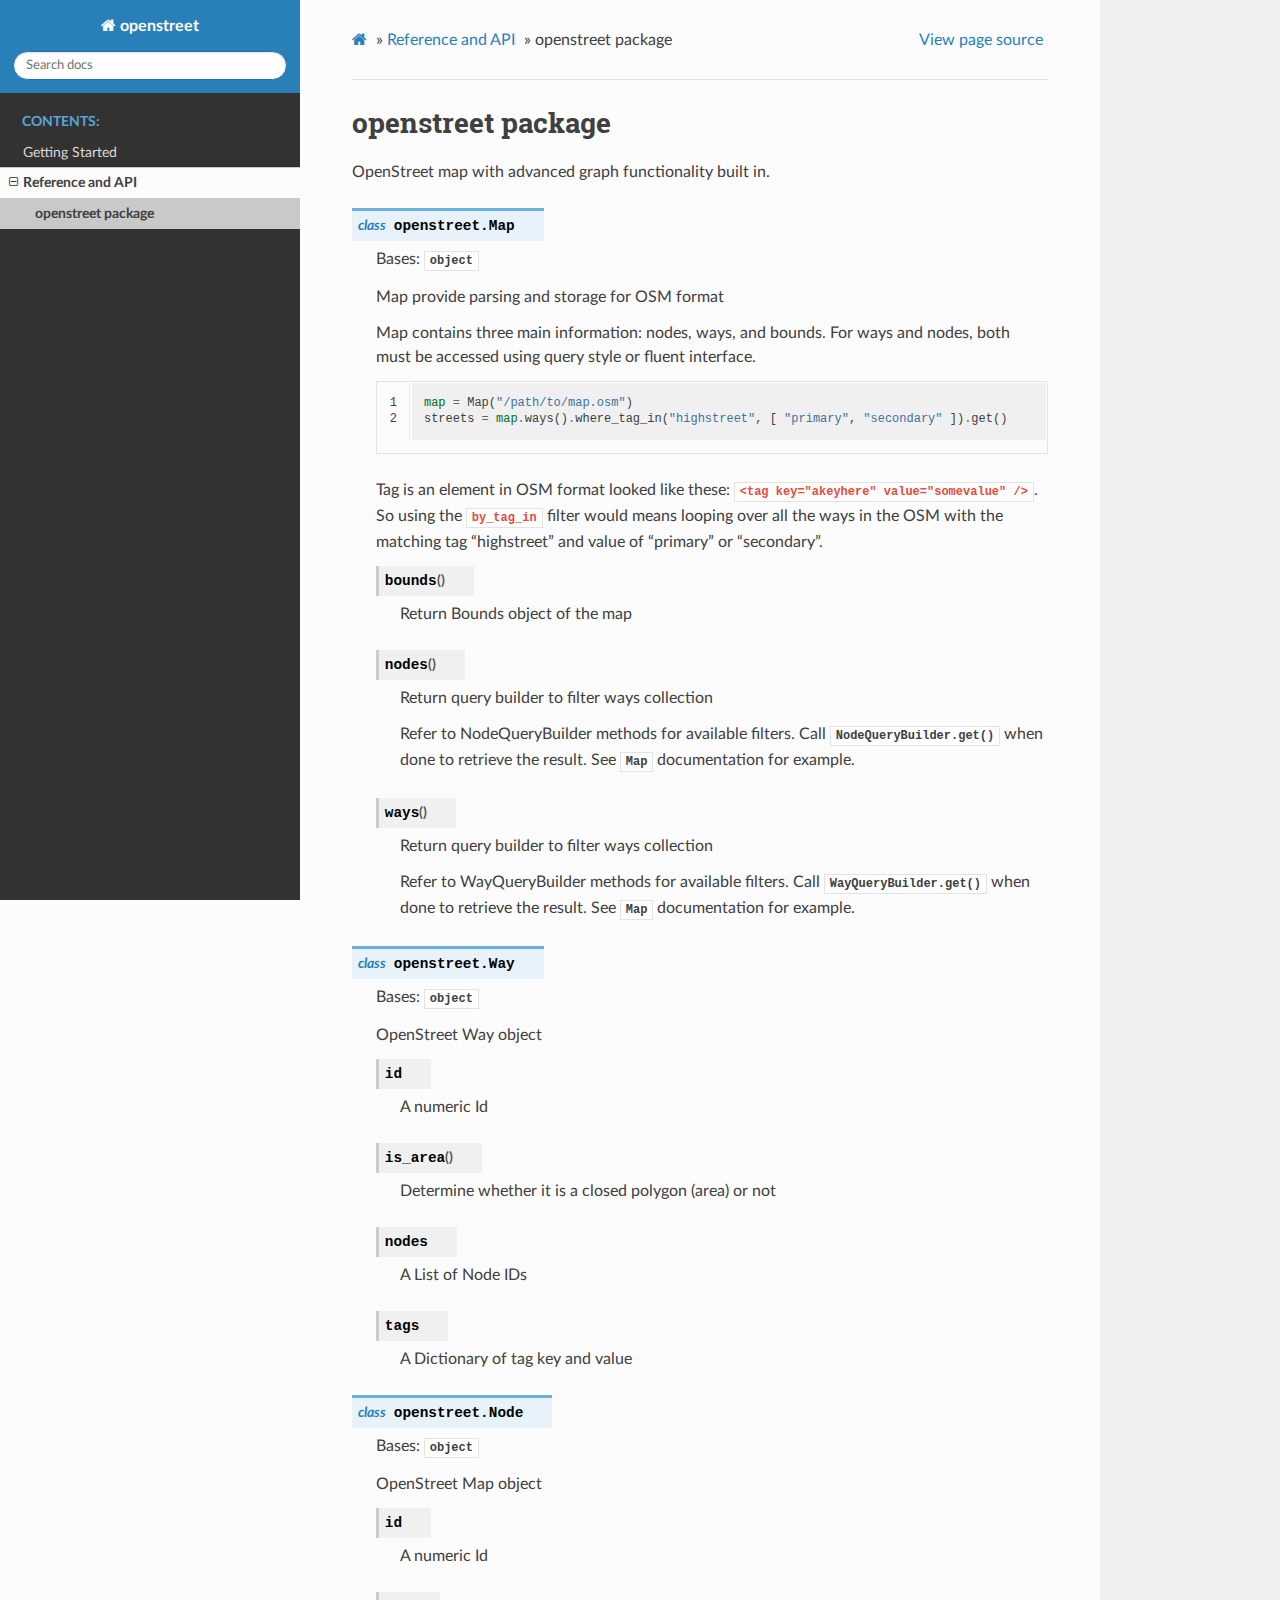
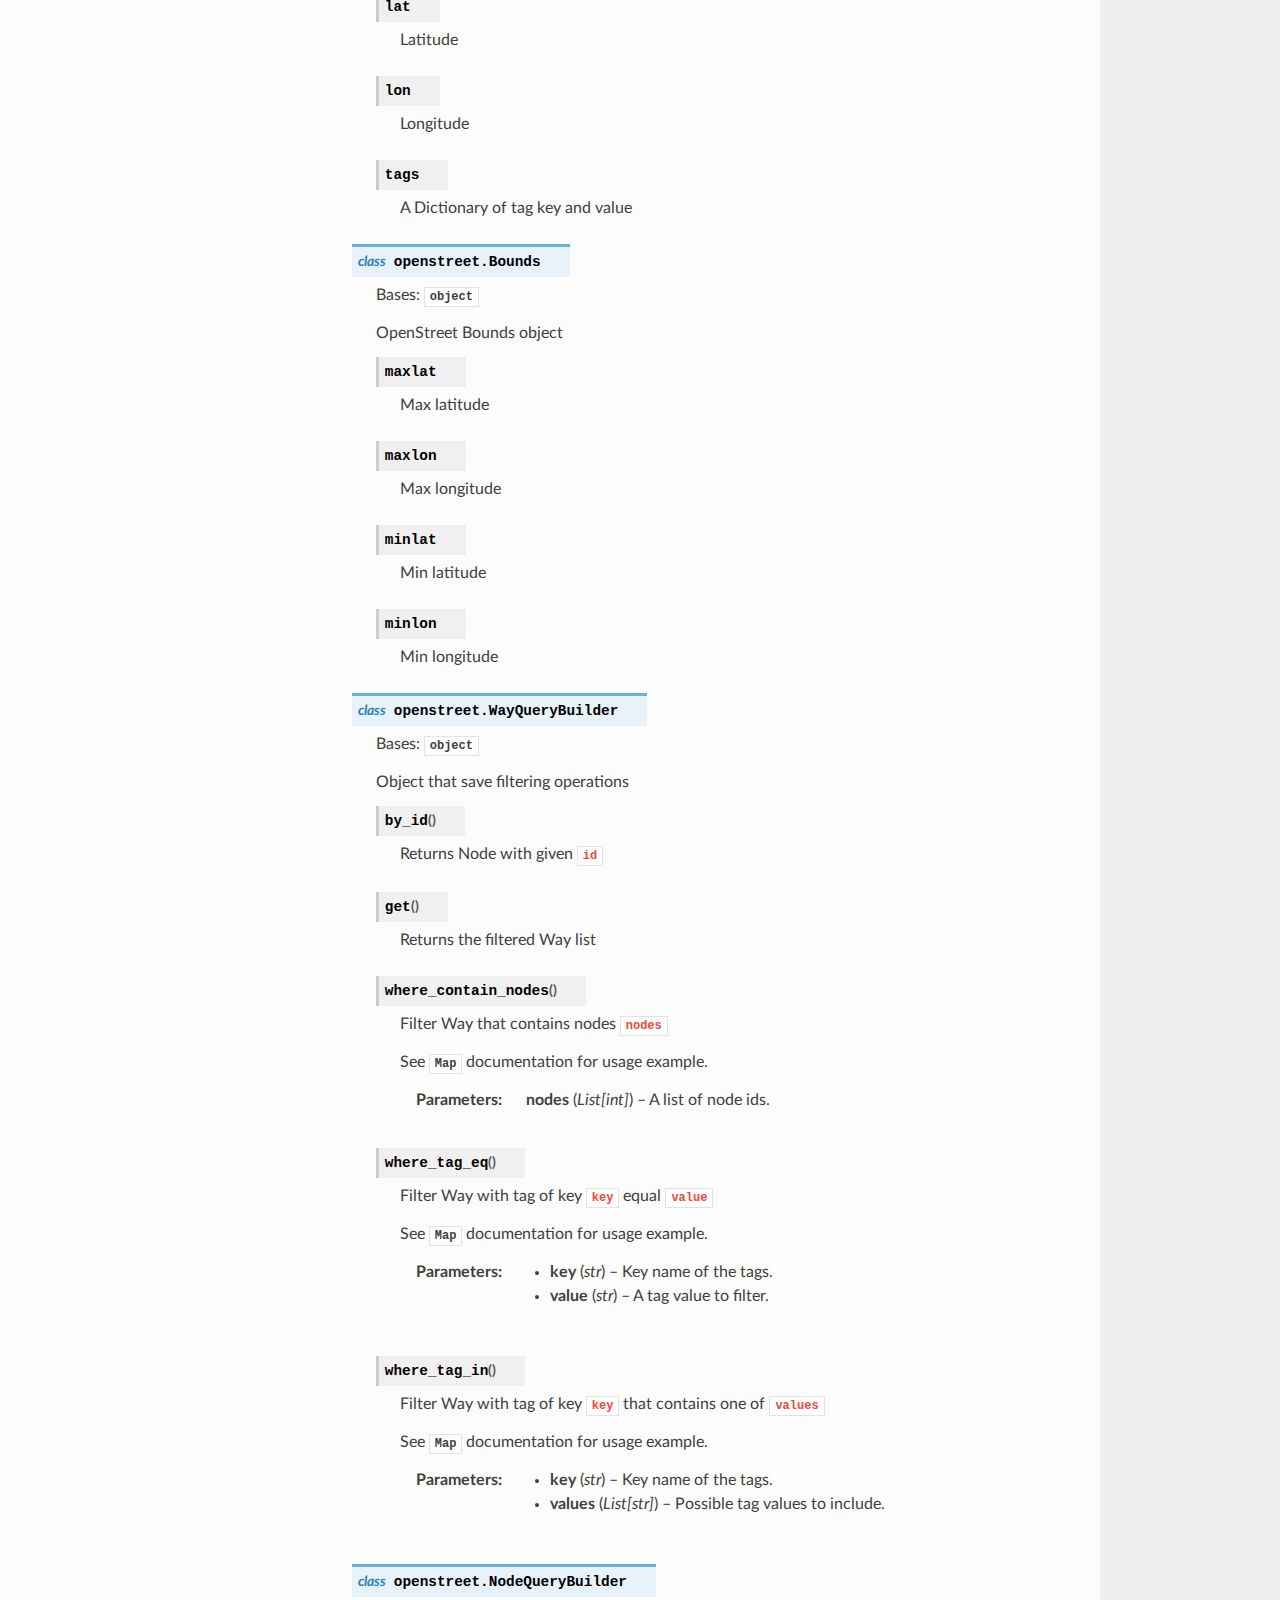
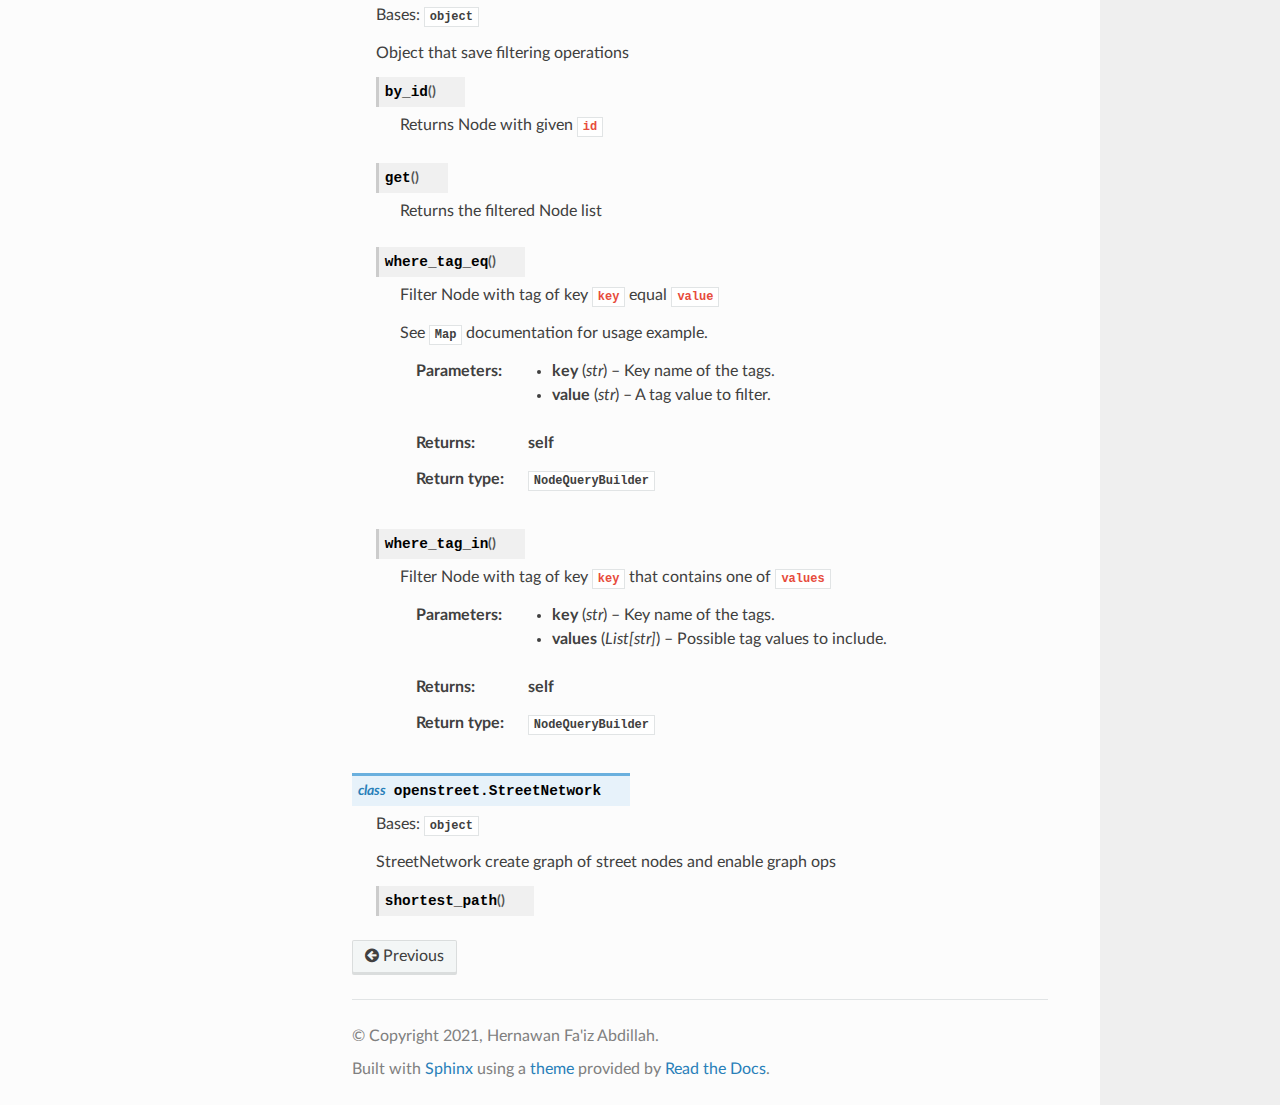
<file: openstreet.html>
<!DOCTYPE html>
<html class="writer-html5" lang="en" >
<head>
  <meta charset="utf-8" />
  
  <meta name="viewport" content="width=device-width, initial-scale=1.0" />
  
  <title>openstreet package &mdash; openstreet alpha documentation</title>
  

  
  <link rel="stylesheet" href="_static/css/theme.css" type="text/css" />
  <link rel="stylesheet" href="_static/pygments.css" type="text/css" />
  <link rel="stylesheet" href="_static/css/patch.css" type="text/css" />
  <link rel="stylesheet" href="https://assets.readthedocs.org/static/css/badge_only.css" type="text/css" />

  
  

  
  

  

  
  <!--[if lt IE 9]>
    <script src="_static/js/html5shiv.min.js"></script>
  <![endif]-->
  
    
      <script type="text/javascript" id="documentation_options" data-url_root="./" src="_static/documentation_options.js"></script>
        <script src="_static/jquery.js"></script>
        <script src="_static/underscore.js"></script>
        <script src="_static/doctools.js"></script>
        <script src="_static/language_data.js"></script>
        <script async="async" src="https://assets.readthedocs.org/static/javascript/readthedocs-doc-embed.js"></script>
    
    <script type="text/javascript" src="_static/js/theme.js"></script>

    
    <link rel="index" title="Index" href="genindex.html" />
    <link rel="search" title="Search" href="search.html" />
    <link rel="prev" title="Reference and API" href="modules.html" /> 

<!-- RTD Extra Head -->

<link rel="stylesheet" href="https://assets.readthedocs.org/static/css/readthedocs-doc-embed.css" type="text/css" />

<script type="application/json" id="READTHEDOCS_DATA">{"ad_free": "", "api_host": "", "build_date": "2021-06-07T02:37:05Z", "builder": "sphinx", "canonical_url": "", "commit": "", "docroot": "", "features": {"docsearch_disabled": false}, "global_analytics_code": null, "language": "", "page": "openstreet", "programming_language": "", "project": "", "source_suffix": ".rst", "subprojects": {}, "theme": "", "user_analytics_code": null, "version": ""}</script>

<!--
Using this variable directly instead of using `JSON.parse` is deprecated.
The READTHEDOCS_DATA global variable will be removed in the future.
-->
<script type="text/javascript">
READTHEDOCS_DATA = JSON.parse(document.getElementById('READTHEDOCS_DATA').innerHTML);
</script>

<script type="text/javascript" src="https://assets.readthedocs.org/static/javascript/readthedocs-analytics.js" async="async"></script>

<!-- end RTD <extrahead> -->
</head>

<body class="wy-body-for-nav">

   
  <div class="wy-grid-for-nav">
    
    <nav data-toggle="wy-nav-shift" class="wy-nav-side">
      <div class="wy-side-scroll">
        <div class="wy-side-nav-search" >
          

          
            <a href="index.html" class="icon icon-home"> openstreet
          

          
          </a>

          
            
            
          

          
<div role="search">
  <form id="rtd-search-form" class="wy-form" action="search.html" method="get">
    <input type="text" name="q" placeholder="Search docs" />
    <input type="hidden" name="check_keywords" value="yes" />
    <input type="hidden" name="area" value="default" />
  </form>
</div>

          
        </div>

        
        <div class="wy-menu wy-menu-vertical" data-spy="affix" role="navigation" aria-label="main navigation">
          
            
            
              
            
            
              <p class="caption"><span class="caption-text">Contents:</span></p>
<ul class="current">
<li class="toctree-l1"><a class="reference internal" href="gettingstarted.html">Getting Started</a></li>
<li class="toctree-l1 current"><a class="reference internal" href="modules.html">Reference and API</a><ul class="current">
<li class="toctree-l2 current"><a class="current reference internal" href="#">openstreet package</a></li>
</ul>
</li>
</ul>

            
          
        </div>
        
      </div>
    </nav>

    <section data-toggle="wy-nav-shift" class="wy-nav-content-wrap">

      
      <nav class="wy-nav-top" aria-label="top navigation">
        
          <i data-toggle="wy-nav-top" class="fa fa-bars"></i>
          <a href="index.html">openstreet</a>
        
      </nav>


      <div class="wy-nav-content">
        
        <div class="rst-content">
        
          

















<div role="navigation" aria-label="breadcrumbs navigation">

  <ul class="wy-breadcrumbs">
    
      <li><a href="index.html" class="icon icon-home"></a> &raquo;</li>
        
          <li><a href="modules.html">Reference and API</a> &raquo;</li>
        
      <li>openstreet package</li>
    
    
      <li class="wy-breadcrumbs-aside">
        
          
            <a href="_sources/openstreet.rst.txt" rel="nofollow"> View page source</a>
          
        
      </li>
    
  </ul>

  
  <hr/>
</div>
          <div role="main" class="document" itemscope="itemscope" itemtype="http://schema.org/Article">
           <div itemprop="articleBody">
            
  <div class="section" id="module-openstreet">
<span id="openstreet-package"></span><h1>openstreet package<a class="headerlink" href="#module-openstreet" title="Permalink to this headline">¶</a></h1>
<p>OpenStreet map with advanced graph functionality built in.</p>
<dl class="class">
<dt id="openstreet.Map">
<em class="property">class </em><code class="sig-prename descclassname">openstreet.</code><code class="sig-name descname">Map</code><a class="headerlink" href="#openstreet.Map" title="Permalink to this definition">¶</a></dt>
<dd><p>Bases: <code class="xref py py-class docutils literal notranslate"><span class="pre">object</span></code></p>
<p>Map provide parsing and storage for OSM format</p>
<p>Map contains three main information: nodes, ways, and bounds.
For ways and nodes, both must be accessed using query style
or fluent interface.</p>
<div class="highlight-python notranslate"><table class="highlighttable"><tr><td class="linenos"><div class="linenodiv"><pre>1
2</pre></div></td><td class="code"><div class="highlight"><pre><span></span><span class="nb">map</span> <span class="o">=</span> <span class="n">Map</span><span class="p">(</span><span class="s2">&quot;/path/to/map.osm&quot;</span><span class="p">)</span>
<span class="n">streets</span> <span class="o">=</span> <span class="nb">map</span><span class="o">.</span><span class="n">ways</span><span class="p">()</span><span class="o">.</span><span class="n">where_tag_in</span><span class="p">(</span><span class="s2">&quot;highstreet&quot;</span><span class="p">,</span> <span class="p">[</span> <span class="s2">&quot;primary&quot;</span><span class="p">,</span> <span class="s2">&quot;secondary&quot;</span> <span class="p">])</span><span class="o">.</span><span class="n">get</span><span class="p">()</span>
</pre></div>
</td></tr></table></div>
<p>Tag is an element in OSM format looked like these:
<code class="docutils literal notranslate"><span class="pre">&lt;tag</span> <span class="pre">key=&quot;akeyhere&quot;</span> <span class="pre">value=&quot;somevalue&quot;</span> <span class="pre">/&gt;</span></code>. So using the <code class="docutils literal notranslate"><span class="pre">by_tag_in</span></code> filter
would means looping over all the ways in the OSM with the matching tag “highstreet”
and value of “primary” or “secondary”.</p>
<dl class="method">
<dt id="openstreet.Map.bounds">
<code class="sig-name descname">bounds</code><span class="sig-paren">(</span><span class="sig-paren">)</span><a class="headerlink" href="#openstreet.Map.bounds" title="Permalink to this definition">¶</a></dt>
<dd><p>Return Bounds object of the map</p>
</dd></dl>

<dl class="method">
<dt id="openstreet.Map.nodes">
<code class="sig-name descname">nodes</code><span class="sig-paren">(</span><span class="sig-paren">)</span><a class="headerlink" href="#openstreet.Map.nodes" title="Permalink to this definition">¶</a></dt>
<dd><p>Return query builder to filter ways collection</p>
<p>Refer to NodeQueryBuilder methods for available filters.
Call <a class="reference internal" href="#openstreet.NodeQueryBuilder.get" title="openstreet.NodeQueryBuilder.get"><code class="xref py py-func docutils literal notranslate"><span class="pre">NodeQueryBuilder.get()</span></code></a> when done to retrieve the result.
See <a class="reference internal" href="#openstreet.Map" title="openstreet.Map"><code class="xref py py-class docutils literal notranslate"><span class="pre">Map</span></code></a> documentation for example.</p>
</dd></dl>

<dl class="method">
<dt id="openstreet.Map.ways">
<code class="sig-name descname">ways</code><span class="sig-paren">(</span><span class="sig-paren">)</span><a class="headerlink" href="#openstreet.Map.ways" title="Permalink to this definition">¶</a></dt>
<dd><p>Return query builder to filter ways collection</p>
<p>Refer to WayQueryBuilder methods for available filters.
Call <a class="reference internal" href="#openstreet.WayQueryBuilder.get" title="openstreet.WayQueryBuilder.get"><code class="xref py py-func docutils literal notranslate"><span class="pre">WayQueryBuilder.get()</span></code></a> when done to retrieve the result.
See <a class="reference internal" href="#openstreet.Map" title="openstreet.Map"><code class="xref py py-class docutils literal notranslate"><span class="pre">Map</span></code></a> documentation for example.</p>
</dd></dl>

</dd></dl>

<dl class="class">
<dt id="openstreet.Way">
<em class="property">class </em><code class="sig-prename descclassname">openstreet.</code><code class="sig-name descname">Way</code><a class="headerlink" href="#openstreet.Way" title="Permalink to this definition">¶</a></dt>
<dd><p>Bases: <code class="xref py py-class docutils literal notranslate"><span class="pre">object</span></code></p>
<p>OpenStreet Way object</p>
<dl class="attribute">
<dt id="openstreet.Way.id">
<code class="sig-name descname">id</code><a class="headerlink" href="#openstreet.Way.id" title="Permalink to this definition">¶</a></dt>
<dd><p>A numeric Id</p>
</dd></dl>

<dl class="method">
<dt id="openstreet.Way.is_area">
<code class="sig-name descname">is_area</code><span class="sig-paren">(</span><span class="sig-paren">)</span><a class="headerlink" href="#openstreet.Way.is_area" title="Permalink to this definition">¶</a></dt>
<dd><p>Determine whether it is a closed polygon (area) or not</p>
</dd></dl>

<dl class="attribute">
<dt id="openstreet.Way.nodes">
<code class="sig-name descname">nodes</code><a class="headerlink" href="#openstreet.Way.nodes" title="Permalink to this definition">¶</a></dt>
<dd><p>A List of Node IDs</p>
</dd></dl>

<dl class="attribute">
<dt id="openstreet.Way.tags">
<code class="sig-name descname">tags</code><a class="headerlink" href="#openstreet.Way.tags" title="Permalink to this definition">¶</a></dt>
<dd><p>A Dictionary of tag key and value</p>
</dd></dl>

</dd></dl>

<dl class="class">
<dt id="openstreet.Node">
<em class="property">class </em><code class="sig-prename descclassname">openstreet.</code><code class="sig-name descname">Node</code><a class="headerlink" href="#openstreet.Node" title="Permalink to this definition">¶</a></dt>
<dd><p>Bases: <code class="xref py py-class docutils literal notranslate"><span class="pre">object</span></code></p>
<p>OpenStreet Map object</p>
<dl class="attribute">
<dt id="openstreet.Node.id">
<code class="sig-name descname">id</code><a class="headerlink" href="#openstreet.Node.id" title="Permalink to this definition">¶</a></dt>
<dd><p>A numeric Id</p>
</dd></dl>

<dl class="attribute">
<dt id="openstreet.Node.lat">
<code class="sig-name descname">lat</code><a class="headerlink" href="#openstreet.Node.lat" title="Permalink to this definition">¶</a></dt>
<dd><p>Latitude</p>
</dd></dl>

<dl class="attribute">
<dt id="openstreet.Node.lon">
<code class="sig-name descname">lon</code><a class="headerlink" href="#openstreet.Node.lon" title="Permalink to this definition">¶</a></dt>
<dd><p>Longitude</p>
</dd></dl>

<dl class="attribute">
<dt id="openstreet.Node.tags">
<code class="sig-name descname">tags</code><a class="headerlink" href="#openstreet.Node.tags" title="Permalink to this definition">¶</a></dt>
<dd><p>A Dictionary of tag key and value</p>
</dd></dl>

</dd></dl>

<dl class="class">
<dt id="openstreet.Bounds">
<em class="property">class </em><code class="sig-prename descclassname">openstreet.</code><code class="sig-name descname">Bounds</code><a class="headerlink" href="#openstreet.Bounds" title="Permalink to this definition">¶</a></dt>
<dd><p>Bases: <code class="xref py py-class docutils literal notranslate"><span class="pre">object</span></code></p>
<p>OpenStreet Bounds object</p>
<dl class="attribute">
<dt id="openstreet.Bounds.maxlat">
<code class="sig-name descname">maxlat</code><a class="headerlink" href="#openstreet.Bounds.maxlat" title="Permalink to this definition">¶</a></dt>
<dd><p>Max latitude</p>
</dd></dl>

<dl class="attribute">
<dt id="openstreet.Bounds.maxlon">
<code class="sig-name descname">maxlon</code><a class="headerlink" href="#openstreet.Bounds.maxlon" title="Permalink to this definition">¶</a></dt>
<dd><p>Max longitude</p>
</dd></dl>

<dl class="attribute">
<dt id="openstreet.Bounds.minlat">
<code class="sig-name descname">minlat</code><a class="headerlink" href="#openstreet.Bounds.minlat" title="Permalink to this definition">¶</a></dt>
<dd><p>Min latitude</p>
</dd></dl>

<dl class="attribute">
<dt id="openstreet.Bounds.minlon">
<code class="sig-name descname">minlon</code><a class="headerlink" href="#openstreet.Bounds.minlon" title="Permalink to this definition">¶</a></dt>
<dd><p>Min longitude</p>
</dd></dl>

</dd></dl>

<dl class="class">
<dt id="openstreet.WayQueryBuilder">
<em class="property">class </em><code class="sig-prename descclassname">openstreet.</code><code class="sig-name descname">WayQueryBuilder</code><a class="headerlink" href="#openstreet.WayQueryBuilder" title="Permalink to this definition">¶</a></dt>
<dd><p>Bases: <code class="xref py py-class docutils literal notranslate"><span class="pre">object</span></code></p>
<p>Object that save filtering operations</p>
<dl class="method">
<dt id="openstreet.WayQueryBuilder.by_id">
<code class="sig-name descname">by_id</code><span class="sig-paren">(</span><span class="sig-paren">)</span><a class="headerlink" href="#openstreet.WayQueryBuilder.by_id" title="Permalink to this definition">¶</a></dt>
<dd><p>Returns Node with given <code class="docutils literal notranslate"><span class="pre">id</span></code></p>
</dd></dl>

<dl class="method">
<dt id="openstreet.WayQueryBuilder.get">
<code class="sig-name descname">get</code><span class="sig-paren">(</span><span class="sig-paren">)</span><a class="headerlink" href="#openstreet.WayQueryBuilder.get" title="Permalink to this definition">¶</a></dt>
<dd><p>Returns the filtered Way list</p>
</dd></dl>

<dl class="method">
<dt id="openstreet.WayQueryBuilder.where_contain_nodes">
<code class="sig-name descname">where_contain_nodes</code><span class="sig-paren">(</span><span class="sig-paren">)</span><a class="headerlink" href="#openstreet.WayQueryBuilder.where_contain_nodes" title="Permalink to this definition">¶</a></dt>
<dd><p>Filter Way that contains nodes <code class="docutils literal notranslate"><span class="pre">nodes</span></code></p>
<p>See <a class="reference internal" href="#openstreet.Map" title="openstreet.Map"><code class="xref py py-class docutils literal notranslate"><span class="pre">Map</span></code></a> documentation for usage example.</p>
<dl class="field-list simple">
<dt class="field-odd">Parameters</dt>
<dd class="field-odd"><p><strong>nodes</strong> (<em>List</em><em>[</em><em>int</em><em>]</em>) – A list of node ids.</p>
</dd>
</dl>
</dd></dl>

<dl class="method">
<dt id="openstreet.WayQueryBuilder.where_tag_eq">
<code class="sig-name descname">where_tag_eq</code><span class="sig-paren">(</span><span class="sig-paren">)</span><a class="headerlink" href="#openstreet.WayQueryBuilder.where_tag_eq" title="Permalink to this definition">¶</a></dt>
<dd><p>Filter Way with tag of key <code class="docutils literal notranslate"><span class="pre">key</span></code> equal <code class="docutils literal notranslate"><span class="pre">value</span></code></p>
<p>See <a class="reference internal" href="#openstreet.Map" title="openstreet.Map"><code class="xref py py-class docutils literal notranslate"><span class="pre">Map</span></code></a> documentation for usage example.</p>
<dl class="field-list simple">
<dt class="field-odd">Parameters</dt>
<dd class="field-odd"><ul class="simple">
<li><p><strong>key</strong> (<em>str</em>) – Key name of the tags.</p></li>
<li><p><strong>value</strong> (<em>str</em>) – A tag value to filter.</p></li>
</ul>
</dd>
</dl>
</dd></dl>

<dl class="method">
<dt id="openstreet.WayQueryBuilder.where_tag_in">
<code class="sig-name descname">where_tag_in</code><span class="sig-paren">(</span><span class="sig-paren">)</span><a class="headerlink" href="#openstreet.WayQueryBuilder.where_tag_in" title="Permalink to this definition">¶</a></dt>
<dd><p>Filter Way with tag of key <code class="docutils literal notranslate"><span class="pre">key</span></code> that contains one of <code class="docutils literal notranslate"><span class="pre">values</span></code></p>
<p>See <a class="reference internal" href="#openstreet.Map" title="openstreet.Map"><code class="xref py py-class docutils literal notranslate"><span class="pre">Map</span></code></a> documentation for usage example.</p>
<dl class="field-list simple">
<dt class="field-odd">Parameters</dt>
<dd class="field-odd"><ul class="simple">
<li><p><strong>key</strong> (<em>str</em>) – Key name of the tags.</p></li>
<li><p><strong>values</strong> (<em>List</em><em>[</em><em>str</em><em>]</em>) – Possible tag values to include.</p></li>
</ul>
</dd>
</dl>
</dd></dl>

</dd></dl>

<dl class="class">
<dt id="openstreet.NodeQueryBuilder">
<em class="property">class </em><code class="sig-prename descclassname">openstreet.</code><code class="sig-name descname">NodeQueryBuilder</code><a class="headerlink" href="#openstreet.NodeQueryBuilder" title="Permalink to this definition">¶</a></dt>
<dd><p>Bases: <code class="xref py py-class docutils literal notranslate"><span class="pre">object</span></code></p>
<p>Object that save filtering operations</p>
<dl class="method">
<dt id="openstreet.NodeQueryBuilder.by_id">
<code class="sig-name descname">by_id</code><span class="sig-paren">(</span><span class="sig-paren">)</span><a class="headerlink" href="#openstreet.NodeQueryBuilder.by_id" title="Permalink to this definition">¶</a></dt>
<dd><p>Returns Node with given <code class="docutils literal notranslate"><span class="pre">id</span></code></p>
</dd></dl>

<dl class="method">
<dt id="openstreet.NodeQueryBuilder.get">
<code class="sig-name descname">get</code><span class="sig-paren">(</span><span class="sig-paren">)</span><a class="headerlink" href="#openstreet.NodeQueryBuilder.get" title="Permalink to this definition">¶</a></dt>
<dd><p>Returns the filtered Node list</p>
</dd></dl>

<dl class="method">
<dt id="openstreet.NodeQueryBuilder.where_tag_eq">
<code class="sig-name descname">where_tag_eq</code><span class="sig-paren">(</span><span class="sig-paren">)</span><a class="headerlink" href="#openstreet.NodeQueryBuilder.where_tag_eq" title="Permalink to this definition">¶</a></dt>
<dd><p>Filter Node with tag of key <code class="docutils literal notranslate"><span class="pre">key</span></code> equal <code class="docutils literal notranslate"><span class="pre">value</span></code></p>
<p>See <a class="reference internal" href="#openstreet.Map" title="openstreet.Map"><code class="xref py py-class docutils literal notranslate"><span class="pre">Map</span></code></a> documentation for usage example.</p>
<dl class="field-list simple">
<dt class="field-odd">Parameters</dt>
<dd class="field-odd"><ul class="simple">
<li><p><strong>key</strong> (<em>str</em>) – Key name of the tags.</p></li>
<li><p><strong>value</strong> (<em>str</em>) – A tag value to filter.</p></li>
</ul>
</dd>
<dt class="field-even">Returns</dt>
<dd class="field-even"><p><strong>self</strong></p>
</dd>
<dt class="field-odd">Return type</dt>
<dd class="field-odd"><p><a class="reference internal" href="#openstreet.NodeQueryBuilder" title="openstreet.NodeQueryBuilder"><code class="xref py py-class docutils literal notranslate"><span class="pre">NodeQueryBuilder</span></code></a></p>
</dd>
</dl>
</dd></dl>

<dl class="method">
<dt id="openstreet.NodeQueryBuilder.where_tag_in">
<code class="sig-name descname">where_tag_in</code><span class="sig-paren">(</span><span class="sig-paren">)</span><a class="headerlink" href="#openstreet.NodeQueryBuilder.where_tag_in" title="Permalink to this definition">¶</a></dt>
<dd><p>Filter Node with tag of key <code class="docutils literal notranslate"><span class="pre">key</span></code> that contains one of <code class="docutils literal notranslate"><span class="pre">values</span></code></p>
<dl class="field-list simple">
<dt class="field-odd">Parameters</dt>
<dd class="field-odd"><ul class="simple">
<li><p><strong>key</strong> (<em>str</em>) – Key name of the tags.</p></li>
<li><p><strong>values</strong> (<em>List</em><em>[</em><em>str</em><em>]</em>) – Possible tag values to include.</p></li>
</ul>
</dd>
<dt class="field-even">Returns</dt>
<dd class="field-even"><p><strong>self</strong></p>
</dd>
<dt class="field-odd">Return type</dt>
<dd class="field-odd"><p><a class="reference internal" href="#openstreet.NodeQueryBuilder" title="openstreet.NodeQueryBuilder"><code class="xref py py-class docutils literal notranslate"><span class="pre">NodeQueryBuilder</span></code></a></p>
</dd>
</dl>
</dd></dl>

</dd></dl>

<dl class="class">
<dt id="openstreet.StreetNetwork">
<em class="property">class </em><code class="sig-prename descclassname">openstreet.</code><code class="sig-name descname">StreetNetwork</code><a class="headerlink" href="#openstreet.StreetNetwork" title="Permalink to this definition">¶</a></dt>
<dd><p>Bases: <code class="xref py py-class docutils literal notranslate"><span class="pre">object</span></code></p>
<p>StreetNetwork create graph of street nodes and enable graph ops</p>
<dl class="method">
<dt id="openstreet.StreetNetwork.shortest_path">
<code class="sig-name descname">shortest_path</code><span class="sig-paren">(</span><span class="sig-paren">)</span><a class="headerlink" href="#openstreet.StreetNetwork.shortest_path" title="Permalink to this definition">¶</a></dt>
<dd></dd></dl>

</dd></dl>

</div>


           </div>
           
          </div>
          <footer>
    <div class="rst-footer-buttons" role="navigation" aria-label="footer navigation">
        <a href="modules.html" class="btn btn-neutral float-left" title="Reference and API" accesskey="p" rel="prev"><span class="fa fa-arrow-circle-left" aria-hidden="true"></span> Previous</a>
    </div>

  <hr/>

  <div role="contentinfo">
    <p>
        &#169; Copyright 2021, Hernawan Fa&#39;iz Abdillah.

    </p>
  </div>
    
    
    
    Built with <a href="https://www.sphinx-doc.org/">Sphinx</a> using a
    
    <a href="https://github.com/readthedocs/sphinx_rtd_theme">theme</a>
    
    provided by <a href="https://readthedocs.org">Read the Docs</a>. 

</footer>
        </div>
      </div>

    </section>

  </div>
  

  <script type="text/javascript">
      jQuery(function () {
          SphinxRtdTheme.Navigation.enable(true);
      });
  </script>

  
  
    
   

</body>
</html>
</file>
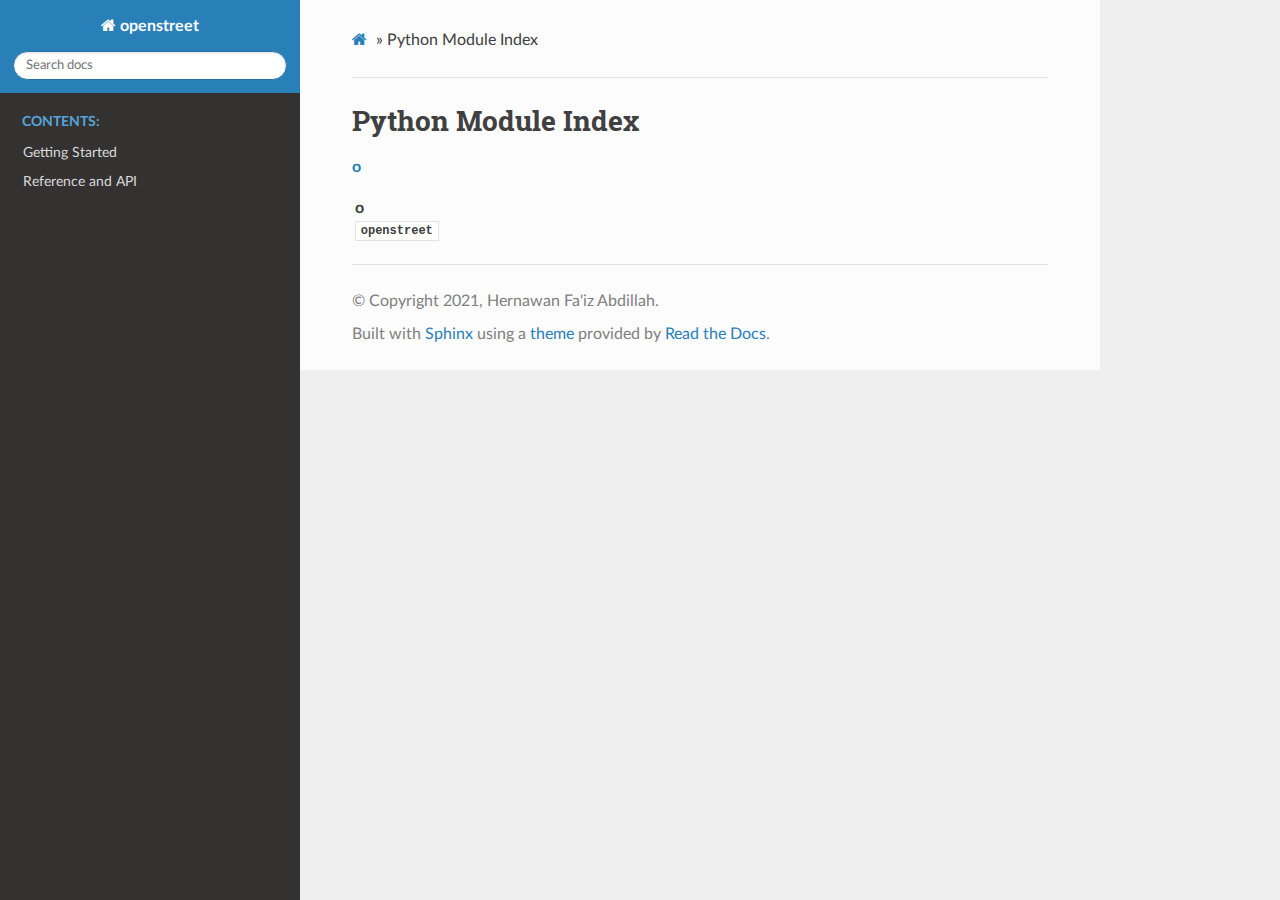
<file: py-modindex.html>
<!DOCTYPE html>
<html class="writer-html5" lang="en" >
<head>
  <meta charset="utf-8" />
  
  <meta name="viewport" content="width=device-width, initial-scale=1.0" />
  
  <title>Python Module Index &mdash; openstreet alpha documentation</title>
  

  
  <link rel="stylesheet" href="_static/css/theme.css" type="text/css" />
  <link rel="stylesheet" href="_static/pygments.css" type="text/css" />
  <link rel="stylesheet" href="_static/css/patch.css" type="text/css" />
  <link rel="stylesheet" href="https://assets.readthedocs.org/static/css/badge_only.css" type="text/css" />

  
  

  
  

  

  
  <!--[if lt IE 9]>
    <script src="_static/js/html5shiv.min.js"></script>
  <![endif]-->
  
    
      <script type="text/javascript" id="documentation_options" data-url_root="./" src="_static/documentation_options.js"></script>
        <script src="_static/jquery.js"></script>
        <script src="_static/underscore.js"></script>
        <script src="_static/doctools.js"></script>
        <script src="_static/language_data.js"></script>
        <script async="async" src="https://assets.readthedocs.org/static/javascript/readthedocs-doc-embed.js"></script>
    
    <script type="text/javascript" src="_static/js/theme.js"></script>

    
    <link rel="index" title="Index" href="genindex.html" />
    <link rel="search" title="Search" href="search.html" />
 

    <script>
      DOCUMENTATION_OPTIONS.COLLAPSE_INDEX = true;
    </script>



<!-- RTD Extra Head -->

<link rel="stylesheet" href="https://assets.readthedocs.org/static/css/readthedocs-doc-embed.css" type="text/css" />

<script type="application/json" id="READTHEDOCS_DATA">{"ad_free": "", "api_host": "", "build_date": "2021-06-07T02:37:05Z", "builder": "sphinx", "canonical_url": "", "commit": "", "docroot": "", "features": {"docsearch_disabled": false}, "global_analytics_code": null, "language": "", "page": "py-modindex", "programming_language": "", "project": "", "source_suffix": "", "subprojects": {}, "theme": "", "user_analytics_code": null, "version": ""}</script>

<!--
Using this variable directly instead of using `JSON.parse` is deprecated.
The READTHEDOCS_DATA global variable will be removed in the future.
-->
<script type="text/javascript">
READTHEDOCS_DATA = JSON.parse(document.getElementById('READTHEDOCS_DATA').innerHTML);
</script>

<script type="text/javascript" src="https://assets.readthedocs.org/static/javascript/readthedocs-analytics.js" async="async"></script>

<!-- end RTD <extrahead> -->
</head>

<body class="wy-body-for-nav">

   
  <div class="wy-grid-for-nav">
    
    <nav data-toggle="wy-nav-shift" class="wy-nav-side">
      <div class="wy-side-scroll">
        <div class="wy-side-nav-search" >
          

          
            <a href="index.html" class="icon icon-home"> openstreet
          

          
          </a>

          
            
            
          

          
<div role="search">
  <form id="rtd-search-form" class="wy-form" action="search.html" method="get">
    <input type="text" name="q" placeholder="Search docs" />
    <input type="hidden" name="check_keywords" value="yes" />
    <input type="hidden" name="area" value="default" />
  </form>
</div>

          
        </div>

        
        <div class="wy-menu wy-menu-vertical" data-spy="affix" role="navigation" aria-label="main navigation">
          
            
            
              
            
            
              <p class="caption"><span class="caption-text">Contents:</span></p>
<ul>
<li class="toctree-l1"><a class="reference internal" href="gettingstarted.html">Getting Started</a></li>
<li class="toctree-l1"><a class="reference internal" href="modules.html">Reference and API</a></li>
</ul>

            
          
        </div>
        
      </div>
    </nav>

    <section data-toggle="wy-nav-shift" class="wy-nav-content-wrap">

      
      <nav class="wy-nav-top" aria-label="top navigation">
        
          <i data-toggle="wy-nav-top" class="fa fa-bars"></i>
          <a href="index.html">openstreet</a>
        
      </nav>


      <div class="wy-nav-content">
        
        <div class="rst-content">
        
          

















<div role="navigation" aria-label="breadcrumbs navigation">

  <ul class="wy-breadcrumbs">
    
      <li><a href="index.html" class="icon icon-home"></a> &raquo;</li>
        
      <li>Python Module Index</li>
    
    
      <li class="wy-breadcrumbs-aside">
        
      </li>
    
  </ul>

  
  <hr/>
</div>
          <div role="main" class="document" itemscope="itemscope" itemtype="http://schema.org/Article">
           <div itemprop="articleBody">
            

   <h1>Python Module Index</h1>

   <div class="modindex-jumpbox">
   <a href="#cap-o"><strong>o</strong></a>
   </div>

   <table class="indextable modindextable">
     <tr class="pcap"><td></td><td>&#160;</td><td></td></tr>
     <tr class="cap" id="cap-o"><td></td><td>
       <strong>o</strong></td><td></td></tr>
     <tr>
       <td></td>
       <td>
       <a href="openstreet.html#module-openstreet"><code class="xref">openstreet</code></a></td><td>
       <em></em></td></tr>
   </table>


           </div>
           
          </div>
          <footer>

  <hr/>

  <div role="contentinfo">
    <p>
        &#169; Copyright 2021, Hernawan Fa&#39;iz Abdillah.

    </p>
  </div>
    
    
    
    Built with <a href="https://www.sphinx-doc.org/">Sphinx</a> using a
    
    <a href="https://github.com/readthedocs/sphinx_rtd_theme">theme</a>
    
    provided by <a href="https://readthedocs.org">Read the Docs</a>. 

</footer>
        </div>
      </div>

    </section>

  </div>
  

  <script type="text/javascript">
      jQuery(function () {
          SphinxRtdTheme.Navigation.enable(true);
      });
  </script>

  
  
    
   

</body>
</html>
</file>
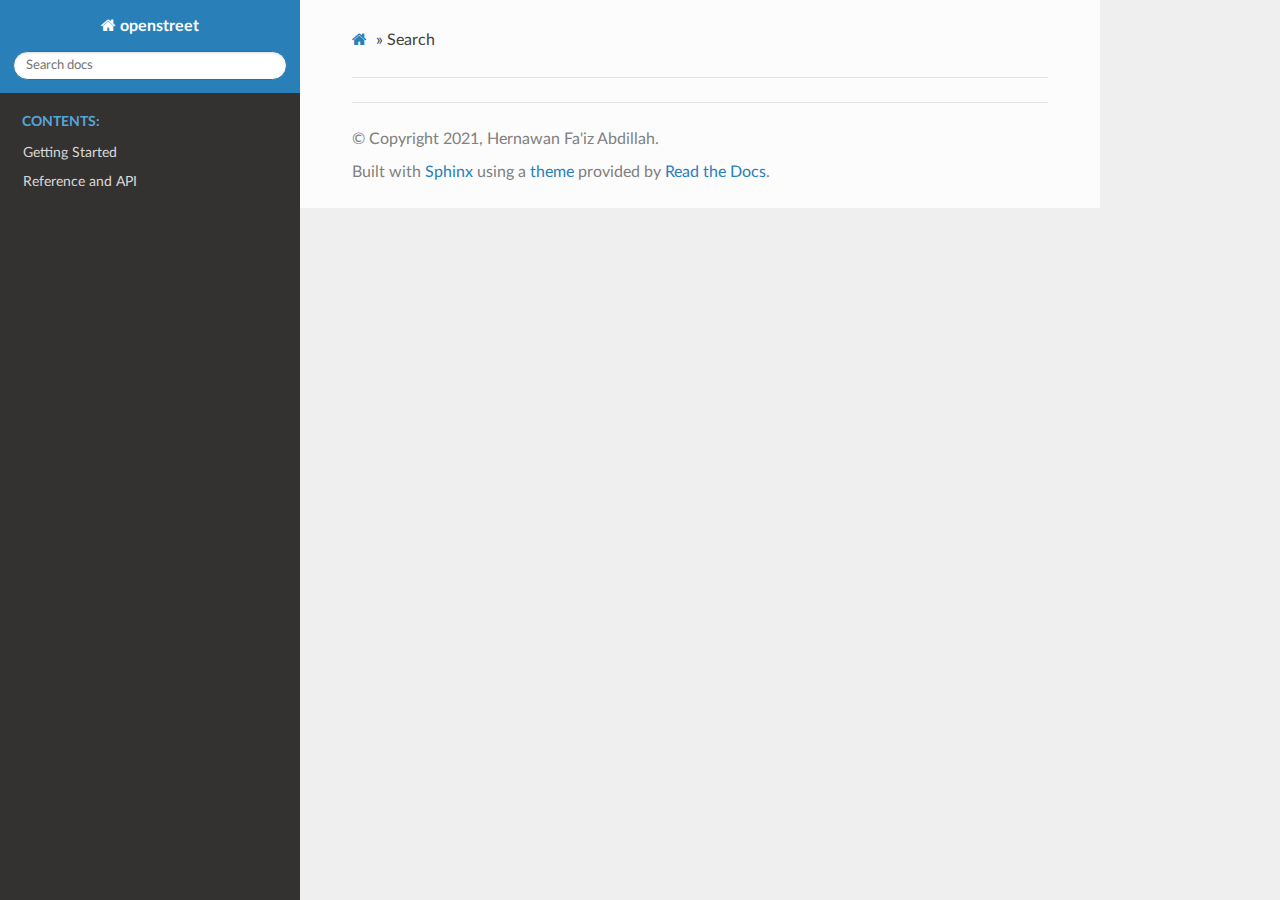
<file: search.html>
<!DOCTYPE html>
<html class="writer-html5" lang="en" >
<head>
  <meta charset="utf-8" />
  
  <meta name="viewport" content="width=device-width, initial-scale=1.0" />
  
  <title>Search &mdash; openstreet alpha documentation</title>
  

  
  <link rel="stylesheet" href="_static/css/theme.css" type="text/css" />
  <link rel="stylesheet" href="_static/pygments.css" type="text/css" />
  <link rel="stylesheet" href="_static/css/patch.css" type="text/css" />
  <link rel="stylesheet" href="https://assets.readthedocs.org/static/css/badge_only.css" type="text/css" />

  
  

  
  

  

  
    
  <!--[if lt IE 9]>
    <script src="_static/js/html5shiv.min.js"></script>
  <![endif]-->
  
    
      <script type="text/javascript" id="documentation_options" data-url_root="./" src="_static/documentation_options.js"></script>
        <script src="_static/jquery.js"></script>
        <script src="_static/underscore.js"></script>
        <script src="_static/doctools.js"></script>
        <script src="_static/language_data.js"></script>
        <script async="async" src="https://assets.readthedocs.org/static/javascript/readthedocs-doc-embed.js"></script>
    
    <script type="text/javascript" src="_static/js/theme.js"></script>

    
    <script type="text/javascript" src="_static/searchtools.js"></script>
    <script type="text/javascript" src="_static/language_data.js"></script>
    <link rel="index" title="Index" href="genindex.html" />
    <link rel="search" title="Search" href="#" /> 

<!-- RTD Extra Head -->

<link rel="stylesheet" href="https://assets.readthedocs.org/static/css/readthedocs-doc-embed.css" type="text/css" />

<script type="application/json" id="READTHEDOCS_DATA">{"ad_free": "", "api_host": "", "build_date": "2021-06-07T02:37:05Z", "builder": "sphinx", "canonical_url": "", "commit": "", "docroot": "", "features": {"docsearch_disabled": false}, "global_analytics_code": null, "language": "", "page": "search", "programming_language": "", "project": "", "source_suffix": "", "subprojects": {}, "theme": "", "user_analytics_code": null, "version": ""}</script>

<!--
Using this variable directly instead of using `JSON.parse` is deprecated.
The READTHEDOCS_DATA global variable will be removed in the future.
-->
<script type="text/javascript">
READTHEDOCS_DATA = JSON.parse(document.getElementById('READTHEDOCS_DATA').innerHTML);
</script>

<script type="text/javascript" src="https://assets.readthedocs.org/static/javascript/readthedocs-analytics.js" async="async"></script>

<!-- end RTD <extrahead> -->
</head>

<body class="wy-body-for-nav">

   
  <div class="wy-grid-for-nav">
    
    <nav data-toggle="wy-nav-shift" class="wy-nav-side">
      <div class="wy-side-scroll">
        <div class="wy-side-nav-search" >
          

          
            <a href="index.html" class="icon icon-home"> openstreet
          

          
          </a>

          
            
            
          

          
<div role="search">
  <form id="rtd-search-form" class="wy-form" action="#" method="get">
    <input type="text" name="q" placeholder="Search docs" />
    <input type="hidden" name="check_keywords" value="yes" />
    <input type="hidden" name="area" value="default" />
  </form>
</div>

          
        </div>

        
        <div class="wy-menu wy-menu-vertical" data-spy="affix" role="navigation" aria-label="main navigation">
          
            
            
              
            
            
              <p class="caption"><span class="caption-text">Contents:</span></p>
<ul>
<li class="toctree-l1"><a class="reference internal" href="gettingstarted.html">Getting Started</a></li>
<li class="toctree-l1"><a class="reference internal" href="modules.html">Reference and API</a></li>
</ul>

            
          
        </div>
        
      </div>
    </nav>

    <section data-toggle="wy-nav-shift" class="wy-nav-content-wrap">

      
      <nav class="wy-nav-top" aria-label="top navigation">
        
          <i data-toggle="wy-nav-top" class="fa fa-bars"></i>
          <a href="index.html">openstreet</a>
        
      </nav>


      <div class="wy-nav-content">
        
        <div class="rst-content">
        
          

















<div role="navigation" aria-label="breadcrumbs navigation">

  <ul class="wy-breadcrumbs">
    
      <li><a href="index.html" class="icon icon-home"></a> &raquo;</li>
        
      <li>Search</li>
    
    
      <li class="wy-breadcrumbs-aside">
        
      </li>
    
  </ul>

  
  <hr/>
</div>
          <div role="main" class="document" itemscope="itemscope" itemtype="http://schema.org/Article">
           <div itemprop="articleBody">
            
  <noscript>
  <div id="fallback" class="admonition warning">
    <p class="last">
      Please activate JavaScript to enable the search functionality.
    </p>
  </div>
  </noscript>

  
  <div id="search-results">
  
  </div>

           </div>
           
          </div>
          <footer>

  <hr/>

  <div role="contentinfo">
    <p>
        &#169; Copyright 2021, Hernawan Fa&#39;iz Abdillah.

    </p>
  </div>
    
    
    
    Built with <a href="https://www.sphinx-doc.org/">Sphinx</a> using a
    
    <a href="https://github.com/readthedocs/sphinx_rtd_theme">theme</a>
    
    provided by <a href="https://readthedocs.org">Read the Docs</a>. 

</footer>
        </div>
      </div>

    </section>

  </div>
  

  <script type="text/javascript">
      jQuery(function () {
          SphinxRtdTheme.Navigation.enable(true);
      });
  </script>

  
  
    
  
  <script type="text/javascript">
    jQuery(function() { Search.loadIndex("searchindex.js"); });
  </script>
  
  <script type="text/javascript" id="searchindexloader"></script>
   


</body>
</html>
</file>
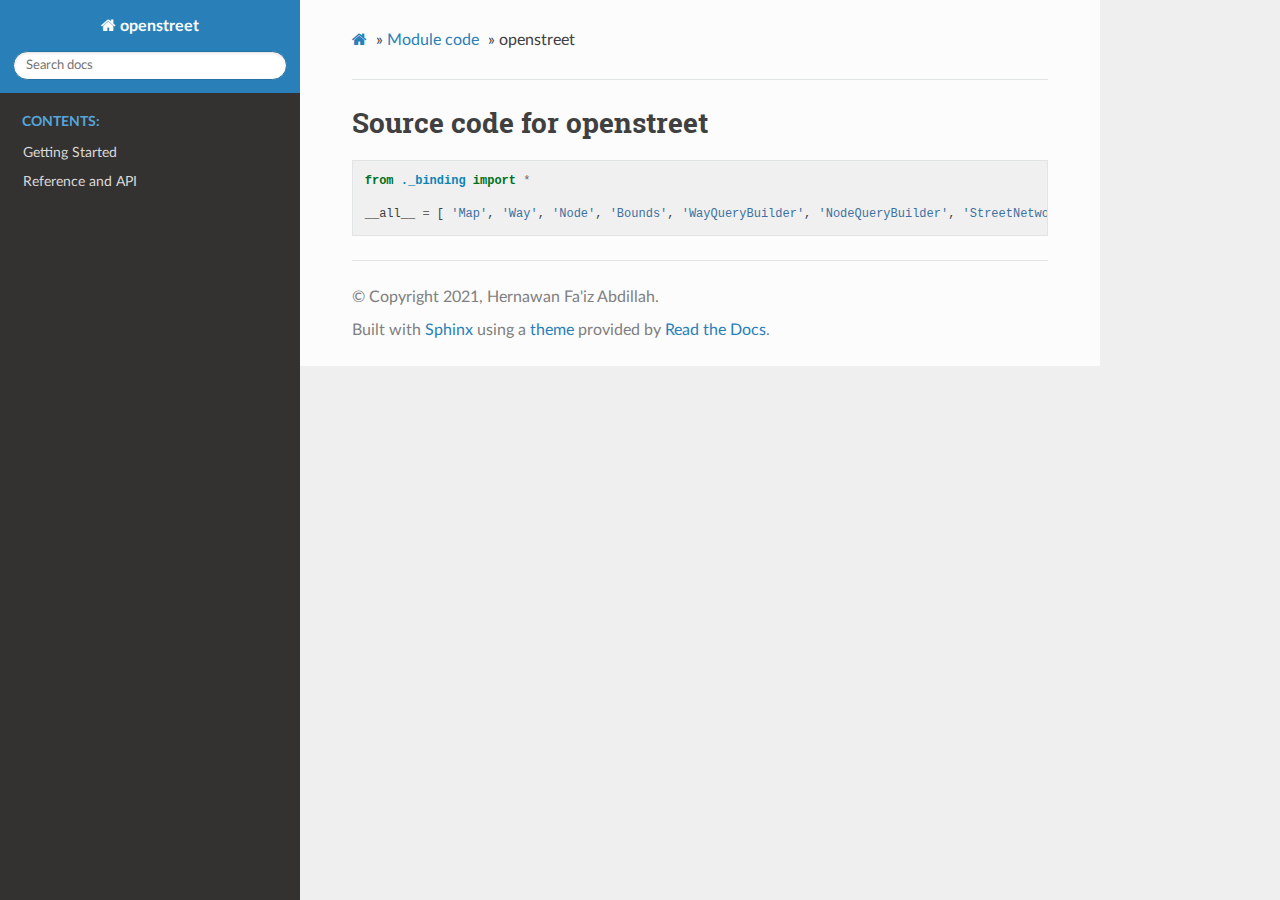
<file: _modules/openstreet.html>
<!DOCTYPE html>
<html class="writer-html5" lang="en" >
<head>
  <meta charset="utf-8" />
  
  <meta name="viewport" content="width=device-width, initial-scale=1.0" />
  
  <title>openstreet &mdash; openstreet alpha documentation</title>
  

  
  <link rel="stylesheet" href="../_static/css/theme.css" type="text/css" />
  <link rel="stylesheet" href="../_static/pygments.css" type="text/css" />
  <link rel="stylesheet" href="../_static/css/patch.css" type="text/css" />
  <link rel="stylesheet" href="https://assets.readthedocs.org/static/css/badge_only.css" type="text/css" />

  
  

  
  

  

  
  <!--[if lt IE 9]>
    <script src="../_static/js/html5shiv.min.js"></script>
  <![endif]-->
  
    
      <script type="text/javascript" id="documentation_options" data-url_root="../" src="../_static/documentation_options.js"></script>
        <script src="../_static/jquery.js"></script>
        <script src="../_static/underscore.js"></script>
        <script src="../_static/doctools.js"></script>
        <script src="../_static/language_data.js"></script>
        <script async="async" src="https://assets.readthedocs.org/static/javascript/readthedocs-doc-embed.js"></script>
    
    <script type="text/javascript" src="../_static/js/theme.js"></script>

    
    <link rel="index" title="Index" href="../genindex.html" />
    <link rel="search" title="Search" href="../search.html" /> 

<!-- RTD Extra Head -->

<link rel="stylesheet" href="https://assets.readthedocs.org/static/css/readthedocs-doc-embed.css" type="text/css" />

<script type="application/json" id="READTHEDOCS_DATA">{"ad_free": "", "api_host": "", "build_date": "2021-06-07T02:37:05Z", "builder": "sphinx", "canonical_url": "", "commit": "", "docroot": "", "features": {"docsearch_disabled": false}, "global_analytics_code": null, "language": "", "page": "_modules/openstreet", "programming_language": "", "project": "", "source_suffix": "", "subprojects": {}, "theme": "", "user_analytics_code": null, "version": ""}</script>

<!--
Using this variable directly instead of using `JSON.parse` is deprecated.
The READTHEDOCS_DATA global variable will be removed in the future.
-->
<script type="text/javascript">
READTHEDOCS_DATA = JSON.parse(document.getElementById('READTHEDOCS_DATA').innerHTML);
</script>

<script type="text/javascript" src="https://assets.readthedocs.org/static/javascript/readthedocs-analytics.js" async="async"></script>

<!-- end RTD <extrahead> -->
</head>

<body class="wy-body-for-nav">

   
  <div class="wy-grid-for-nav">
    
    <nav data-toggle="wy-nav-shift" class="wy-nav-side">
      <div class="wy-side-scroll">
        <div class="wy-side-nav-search" >
          

          
            <a href="../index.html" class="icon icon-home"> openstreet
          

          
          </a>

          
            
            
          

          
<div role="search">
  <form id="rtd-search-form" class="wy-form" action="../search.html" method="get">
    <input type="text" name="q" placeholder="Search docs" />
    <input type="hidden" name="check_keywords" value="yes" />
    <input type="hidden" name="area" value="default" />
  </form>
</div>

          
        </div>

        
        <div class="wy-menu wy-menu-vertical" data-spy="affix" role="navigation" aria-label="main navigation">
          
            
            
              
            
            
              <p class="caption"><span class="caption-text">Contents:</span></p>
<ul>
<li class="toctree-l1"><a class="reference internal" href="../gettingstarted.html">Getting Started</a></li>
<li class="toctree-l1"><a class="reference internal" href="../modules.html">Reference and API</a></li>
</ul>

            
          
        </div>
        
      </div>
    </nav>

    <section data-toggle="wy-nav-shift" class="wy-nav-content-wrap">

      
      <nav class="wy-nav-top" aria-label="top navigation">
        
          <i data-toggle="wy-nav-top" class="fa fa-bars"></i>
          <a href="../index.html">openstreet</a>
        
      </nav>


      <div class="wy-nav-content">
        
        <div class="rst-content">
        
          

















<div role="navigation" aria-label="breadcrumbs navigation">

  <ul class="wy-breadcrumbs">
    
      <li><a href="../index.html" class="icon icon-home"></a> &raquo;</li>
        
          <li><a href="index.html">Module code</a> &raquo;</li>
        
      <li>openstreet</li>
    
    
      <li class="wy-breadcrumbs-aside">
        
      </li>
    
  </ul>

  
  <hr/>
</div>
          <div role="main" class="document" itemscope="itemscope" itemtype="http://schema.org/Article">
           <div itemprop="articleBody">
            
  <h1>Source code for openstreet</h1><div class="highlight"><pre>
<span></span><span class="kn">from</span> <span class="nn">._binding</span> <span class="kn">import</span> <span class="o">*</span>

<span class="n">__all__</span> <span class="o">=</span> <span class="p">[</span> <span class="s1">&#39;Map&#39;</span><span class="p">,</span> <span class="s1">&#39;Way&#39;</span><span class="p">,</span> <span class="s1">&#39;Node&#39;</span><span class="p">,</span> <span class="s1">&#39;Bounds&#39;</span><span class="p">,</span> <span class="s1">&#39;WayQueryBuilder&#39;</span><span class="p">,</span> <span class="s1">&#39;NodeQueryBuilder&#39;</span><span class="p">,</span> <span class="s1">&#39;StreetNetwork&#39;</span> <span class="p">]</span>
</pre></div>

           </div>
           
          </div>
          <footer>

  <hr/>

  <div role="contentinfo">
    <p>
        &#169; Copyright 2021, Hernawan Fa&#39;iz Abdillah.

    </p>
  </div>
    
    
    
    Built with <a href="https://www.sphinx-doc.org/">Sphinx</a> using a
    
    <a href="https://github.com/readthedocs/sphinx_rtd_theme">theme</a>
    
    provided by <a href="https://readthedocs.org">Read the Docs</a>. 

</footer>
        </div>
      </div>

    </section>

  </div>
  

  <script type="text/javascript">
      jQuery(function () {
          SphinxRtdTheme.Navigation.enable(true);
      });
  </script>

  
  
    
   

</body>
</html>
</file>
<file: _static/css/theme.css>
html{box-sizing:border-box}*,:after,:before{box-sizing:inherit}article,aside,details,figcaption,figure,footer,header,hgroup,nav,section{display:block}audio,canvas,video{display:inline-block;*display:inline;*zoom:1}[hidden],audio:not([controls]){display:none}*{-webkit-box-sizing:border-box;-moz-box-sizing:border-box;box-sizing:border-box}html{font-size:100%;-webkit-text-size-adjust:100%;-ms-text-size-adjust:100%}body{margin:0}a:active,a:hover{outline:0}abbr[title]{border-bottom:1px dotted}b,strong{font-weight:700}blockquote{margin:0}dfn{font-style:italic}ins{background:#ff9;text-decoration:none}ins,mark{color:#000}mark{background:#ff0;font-style:italic;font-weight:700}.rst-content code,.rst-content tt,code,kbd,pre,samp{font-family:monospace,serif;_font-family:courier new,monospace;font-size:1em}pre{white-space:pre}q{quotes:none}q:after,q:before{content:"";content:none}small{font-size:85%}sub,sup{font-size:75%;line-height:0;position:relative;vertical-align:baseline}sup{top:-.5em}sub{bottom:-.25em}dl,ol,ul{margin:0;padding:0;list-style:none;list-style-image:none}li{list-style:none}dd{margin:0}img{border:0;-ms-interpolation-mode:bicubic;vertical-align:middle;max-width:100%}svg:not(:root){overflow:hidden}figure,form{margin:0}label{cursor:pointer}button,input,select,textarea{font-size:100%;margin:0;vertical-align:baseline;*vertical-align:middle}button,input{line-height:normal}button,input[type=button],input[type=reset],input[type=submit]{cursor:pointer;-webkit-appearance:button;*overflow:visible}button[disabled],input[disabled]{cursor:default}input[type=search]{-webkit-appearance:textfield;-moz-box-sizing:content-box;-webkit-box-sizing:content-box;box-sizing:content-box}textarea{resize:vertical}table{border-collapse:collapse;border-spacing:0}td{vertical-align:top}.chromeframe{margin:.2em 0;background:#ccc;color:#000;padding:.2em 0}.ir{display:block;border:0;text-indent:-999em;overflow:hidden;background-color:transparent;background-repeat:no-repeat;text-align:left;direction:ltr;*line-height:0}.ir br{display:none}.hidden{display:none!important;visibility:hidden}.visuallyhidden{border:0;clip:rect(0 0 0 0);height:1px;margin:-1px;overflow:hidden;padding:0;position:absolute;width:1px}.visuallyhidden.focusable:active,.visuallyhidden.focusable:focus{clip:auto;height:auto;margin:0;overflow:visible;position:static;width:auto}.invisible{visibility:hidden}.relative{position:relative}big,small{font-size:100%}@media print{body,html,section{background:none!important}*{box-shadow:none!important;text-shadow:none!important;filter:none!important;-ms-filter:none!important}a,a:visited{text-decoration:underline}.ir a:after,a[href^="#"]:after,a[href^="javascript:"]:after{content:""}blockquote,pre{page-break-inside:avoid}thead{display:table-header-group}img,tr{page-break-inside:avoid}img{max-width:100%!important}@page{margin:.5cm}.rst-content .toctree-wrapper>p.caption,h2,h3,p{orphans:3;widows:3}.rst-content .toctree-wrapper>p.caption,h2,h3{page-break-after:avoid}}.btn,.fa:before,.icon:before,.rst-content .admonition,.rst-content .admonition-title:before,.rst-content .admonition-todo,.rst-content .attention,.rst-content .caution,.rst-content .code-block-caption .headerlink:before,.rst-content .danger,.rst-content .error,.rst-content .hint,.rst-content .important,.rst-content .note,.rst-content .seealso,.rst-content .tip,.rst-content .warning,.rst-content code.download span:first-child:before,.rst-content dl dt .headerlink:before,.rst-content h1 .headerlink:before,.rst-content h2 .headerlink:before,.rst-content h3 .headerlink:before,.rst-content h4 .headerlink:before,.rst-content h5 .headerlink:before,.rst-content h6 .headerlink:before,.rst-content p.caption .headerlink:before,.rst-content table>caption .headerlink:before,.rst-content tt.download span:first-child:before,.wy-alert,.wy-dropdown .caret:before,.wy-inline-validate.wy-inline-validate-danger .wy-input-context:before,.wy-inline-validate.wy-inline-validate-info .wy-input-context:before,.wy-inline-validate.wy-inline-validate-success .wy-input-context:before,.wy-inline-validate.wy-inline-validate-warning .wy-input-context:before,.wy-menu-vertical li.current>a,.wy-menu-vertical li.current>a span.toctree-expand:before,.wy-menu-vertical li.on a,.wy-menu-vertical li.on a span.toctree-expand:before,.wy-menu-vertical li span.toctree-expand:before,.wy-nav-top a,.wy-side-nav-search .wy-dropdown>a,.wy-side-nav-search>a,input[type=color],input[type=date],input[type=datetime-local],input[type=datetime],input[type=email],input[type=month],input[type=number],input[type=password],input[type=search],input[type=tel],input[type=text],input[type=time],input[type=url],input[type=week],select,textarea{-webkit-font-smoothing:antialiased}.clearfix{*zoom:1}.clearfix:after,.clearfix:before{display:table;content:""}.clearfix:after{clear:both}/*!
 *  Font Awesome 4.7.0 by @davegandy - http://fontawesome.io - @fontawesome
 *  License - http://fontawesome.io/license (Font: SIL OFL 1.1, CSS: MIT License)
 */@font-face{font-family:FontAwesome;src:url(fonts/fontawesome-webfont.eot?674f50d287a8c48dc19ba404d20fe713);src:url(fonts/fontawesome-webfont.eot?674f50d287a8c48dc19ba404d20fe713?#iefix&v=4.7.0) format("embedded-opentype"),url(fonts/fontawesome-webfont.woff2?af7ae505a9eed503f8b8e6982036873e) format("woff2"),url(fonts/fontawesome-webfont.woff?fee66e712a8a08eef5805a46892932ad) format("woff"),url(fonts/fontawesome-webfont.ttf?b06871f281fee6b241d60582ae9369b9) format("truetype"),url(fonts/fontawesome-webfont.svg?912ec66d7572ff821749319396470bde#fontawesomeregular) format("svg");font-weight:400;font-style:normal}.fa,.icon,.rst-content .admonition-title,.rst-content .code-block-caption .headerlink,.rst-content code.download span:first-child,.rst-content dl dt .headerlink,.rst-content h1 .headerlink,.rst-content h2 .headerlink,.rst-content h3 .headerlink,.rst-content h4 .headerlink,.rst-content h5 .headerlink,.rst-content h6 .headerlink,.rst-content p.caption .headerlink,.rst-content table>caption .headerlink,.rst-content tt.download span:first-child,.wy-menu-vertical li.current>a span.toctree-expand,.wy-menu-vertical li.on a span.toctree-expand,.wy-menu-vertical li span.toctree-expand{display:inline-block;font:normal normal normal 14px/1 FontAwesome;font-size:inherit;text-rendering:auto;-webkit-font-smoothing:antialiased;-moz-osx-font-smoothing:grayscale}.fa-lg{font-size:1.33333em;line-height:.75em;vertical-align:-15%}.fa-2x{font-size:2em}.fa-3x{font-size:3em}.fa-4x{font-size:4em}.fa-5x{font-size:5em}.fa-fw{width:1.28571em;text-align:center}.fa-ul{padding-left:0;margin-left:2.14286em;list-style-type:none}.fa-ul>li{position:relative}.fa-li{position:absolute;left:-2.14286em;width:2.14286em;top:.14286em;text-align:center}.fa-li.fa-lg{left:-1.85714em}.fa-border{padding:.2em .25em .15em;border:.08em solid #eee;border-radius:.1em}.fa-pull-left{float:left}.fa-pull-right{float:right}.fa-pull-left.icon,.fa.fa-pull-left,.rst-content .code-block-caption .fa-pull-left.headerlink,.rst-content .fa-pull-left.admonition-title,.rst-content code.download span.fa-pull-left:first-child,.rst-content dl dt .fa-pull-left.headerlink,.rst-content h1 .fa-pull-left.headerlink,.rst-content h2 .fa-pull-left.headerlink,.rst-content h3 .fa-pull-left.headerlink,.rst-content h4 .fa-pull-left.headerlink,.rst-content h5 .fa-pull-left.headerlink,.rst-content h6 .fa-pull-left.headerlink,.rst-content p.caption .fa-pull-left.headerlink,.rst-content table>caption .fa-pull-left.headerlink,.rst-content tt.download span.fa-pull-left:first-child,.wy-menu-vertical li.current>a span.fa-pull-left.toctree-expand,.wy-menu-vertical li.on a span.fa-pull-left.toctree-expand,.wy-menu-vertical li span.fa-pull-left.toctree-expand{margin-right:.3em}.fa-pull-right.icon,.fa.fa-pull-right,.rst-content .code-block-caption .fa-pull-right.headerlink,.rst-content .fa-pull-right.admonition-title,.rst-content code.download span.fa-pull-right:first-child,.rst-content dl dt .fa-pull-right.headerlink,.rst-content h1 .fa-pull-right.headerlink,.rst-content h2 .fa-pull-right.headerlink,.rst-content h3 .fa-pull-right.headerlink,.rst-content h4 .fa-pull-right.headerlink,.rst-content h5 .fa-pull-right.headerlink,.rst-content h6 .fa-pull-right.headerlink,.rst-content p.caption .fa-pull-right.headerlink,.rst-content table>caption .fa-pull-right.headerlink,.rst-content tt.download span.fa-pull-right:first-child,.wy-menu-vertical li.current>a span.fa-pull-right.toctree-expand,.wy-menu-vertical li.on a span.fa-pull-right.toctree-expand,.wy-menu-vertical li span.fa-pull-right.toctree-expand{margin-left:.3em}.pull-right{float:right}.pull-left{float:left}.fa.pull-left,.pull-left.icon,.rst-content .code-block-caption .pull-left.headerlink,.rst-content .pull-left.admonition-title,.rst-content code.download span.pull-left:first-child,.rst-content dl dt .pull-left.headerlink,.rst-content h1 .pull-left.headerlink,.rst-content h2 .pull-left.headerlink,.rst-content h3 .pull-left.headerlink,.rst-content h4 .pull-left.headerlink,.rst-content h5 .pull-left.headerlink,.rst-content h6 .pull-left.headerlink,.rst-content p.caption .pull-left.headerlink,.rst-content table>caption .pull-left.headerlink,.rst-content tt.download span.pull-left:first-child,.wy-menu-vertical li.current>a span.pull-left.toctree-expand,.wy-menu-vertical li.on a span.pull-left.toctree-expand,.wy-menu-vertical li span.pull-left.toctree-expand{margin-right:.3em}.fa.pull-right,.pull-right.icon,.rst-content .code-block-caption .pull-right.headerlink,.rst-content .pull-right.admonition-title,.rst-content code.download span.pull-right:first-child,.rst-content dl dt .pull-right.headerlink,.rst-content h1 .pull-right.headerlink,.rst-content h2 .pull-right.headerlink,.rst-content h3 .pull-right.headerlink,.rst-content h4 .pull-right.headerlink,.rst-content h5 .pull-right.headerlink,.rst-content h6 .pull-right.headerlink,.rst-content p.caption .pull-right.headerlink,.rst-content table>caption .pull-right.headerlink,.rst-content tt.download span.pull-right:first-child,.wy-menu-vertical li.current>a span.pull-right.toctree-expand,.wy-menu-vertical li.on a span.pull-right.toctree-expand,.wy-menu-vertical li span.pull-right.toctree-expand{margin-left:.3em}.fa-spin{-webkit-animation:fa-spin 2s linear infinite;animation:fa-spin 2s linear infinite}.fa-pulse{-webkit-animation:fa-spin 1s steps(8) infinite;animation:fa-spin 1s steps(8) infinite}@-webkit-keyframes fa-spin{0%{-webkit-transform:rotate(0deg);transform:rotate(0deg)}to{-webkit-transform:rotate(359deg);transform:rotate(359deg)}}@keyframes fa-spin{0%{-webkit-transform:rotate(0deg);transform:rotate(0deg)}to{-webkit-transform:rotate(359deg);transform:rotate(359deg)}}.fa-rotate-90{-ms-filter:"progid:DXImageTransform.Microsoft.BasicImage(rotation=1)";-webkit-transform:rotate(90deg);-ms-transform:rotate(90deg);transform:rotate(90deg)}.fa-rotate-180{-ms-filter:"progid:DXImageTransform.Microsoft.BasicImage(rotation=2)";-webkit-transform:rotate(180deg);-ms-transform:rotate(180deg);transform:rotate(180deg)}.fa-rotate-270{-ms-filter:"progid:DXImageTransform.Microsoft.BasicImage(rotation=3)";-webkit-transform:rotate(270deg);-ms-transform:rotate(270deg);transform:rotate(270deg)}.fa-flip-horizontal{-ms-filter:"progid:DXImageTransform.Microsoft.BasicImage(rotation=0, mirror=1)";-webkit-transform:scaleX(-1);-ms-transform:scaleX(-1);transform:scaleX(-1)}.fa-flip-vertical{-ms-filter:"progid:DXImageTransform.Microsoft.BasicImage(rotation=2, mirror=1)";-webkit-transform:scaleY(-1);-ms-transform:scaleY(-1);transform:scaleY(-1)}:root .fa-flip-horizontal,:root .fa-flip-vertical,:root .fa-rotate-90,:root .fa-rotate-180,:root .fa-rotate-270{filter:none}.fa-stack{position:relative;display:inline-block;width:2em;height:2em;line-height:2em;vertical-align:middle}.fa-stack-1x,.fa-stack-2x{position:absolute;left:0;width:100%;text-align:center}.fa-stack-1x{line-height:inherit}.fa-stack-2x{font-size:2em}.fa-inverse{color:#fff}.fa-glass:before{content:""}.fa-music:before{content:""}.fa-search:before,.icon-search:before{content:""}.fa-envelope-o:before{content:""}.fa-heart:before{content:""}.fa-star:before{content:""}.fa-star-o:before{content:""}.fa-user:before{content:""}.fa-film:before{content:""}.fa-th-large:before{content:""}.fa-th:before{content:""}.fa-th-list:before{content:""}.fa-check:before{content:""}.fa-close:before,.fa-remove:before,.fa-times:before{content:""}.fa-search-plus:before{content:""}.fa-search-minus:before{content:""}.fa-power-off:before{content:""}.fa-signal:before{content:""}.fa-cog:before,.fa-gear:before{content:""}.fa-trash-o:before{content:""}.fa-home:before,.icon-home:before{content:""}.fa-file-o:before{content:""}.fa-clock-o:before{content:""}.fa-road:before{content:""}.fa-download:before,.rst-content code.download span:first-child:before,.rst-content tt.download span:first-child:before{content:""}.fa-arrow-circle-o-down:before{content:""}.fa-arrow-circle-o-up:before{content:""}.fa-inbox:before{content:""}.fa-play-circle-o:before{content:""}.fa-repeat:before,.fa-rotate-right:before{content:""}.fa-refresh:before{content:""}.fa-list-alt:before{content:""}.fa-lock:before{content:""}.fa-flag:before{content:""}.fa-headphones:before{content:""}.fa-volume-off:before{content:""}.fa-volume-down:before{content:""}.fa-volume-up:before{content:""}.fa-qrcode:before{content:""}.fa-barcode:before{content:""}.fa-tag:before{content:""}.fa-tags:before{content:""}.fa-book:before,.icon-book:before{content:""}.fa-bookmark:before{content:""}.fa-print:before{content:""}.fa-camera:before{content:""}.fa-font:before{content:""}.fa-bold:before{content:""}.fa-italic:before{content:""}.fa-text-height:before{content:""}.fa-text-width:before{content:""}.fa-align-left:before{content:""}.fa-align-center:before{content:""}.fa-align-right:before{content:""}.fa-align-justify:before{content:""}.fa-list:before{content:""}.fa-dedent:before,.fa-outdent:before{content:""}.fa-indent:before{content:""}.fa-video-camera:before{content:""}.fa-image:before,.fa-photo:before,.fa-picture-o:before{content:""}.fa-pencil:before{content:""}.fa-map-marker:before{content:""}.fa-adjust:before{content:""}.fa-tint:before{content:""}.fa-edit:before,.fa-pencil-square-o:before{content:""}.fa-share-square-o:before{content:""}.fa-check-square-o:before{content:""}.fa-arrows:before{content:""}.fa-step-backward:before{content:""}.fa-fast-backward:before{content:""}.fa-backward:before{content:""}.fa-play:before{content:""}.fa-pause:before{content:""}.fa-stop:before{content:""}.fa-forward:before{content:""}.fa-fast-forward:before{content:""}.fa-step-forward:before{content:""}.fa-eject:before{content:""}.fa-chevron-left:before{content:""}.fa-chevron-right:before{content:""}.fa-plus-circle:before{content:""}.fa-minus-circle:before{content:""}.fa-times-circle:before,.wy-inline-validate.wy-inline-validate-danger .wy-input-context:before{content:""}.fa-check-circle:before,.wy-inline-validate.wy-inline-validate-success .wy-input-context:before{content:""}.fa-question-circle:before{content:""}.fa-info-circle:before{content:""}.fa-crosshairs:before{content:""}.fa-times-circle-o:before{content:""}.fa-check-circle-o:before{content:""}.fa-ban:before{content:""}.fa-arrow-left:before{content:""}.fa-arrow-right:before{content:""}.fa-arrow-up:before{content:""}.fa-arrow-down:before{content:""}.fa-mail-forward:before,.fa-share:before{content:""}.fa-expand:before{content:""}.fa-compress:before{content:""}.fa-plus:before{content:""}.fa-minus:before{content:""}.fa-asterisk:before{content:""}.fa-exclamation-circle:before,.rst-content .admonition-title:before,.wy-inline-validate.wy-inline-validate-info .wy-input-context:before,.wy-inline-validate.wy-inline-validate-warning .wy-input-context:before{content:""}.fa-gift:before{content:""}.fa-leaf:before{content:""}.fa-fire:before,.icon-fire:before{content:""}.fa-eye:before{content:""}.fa-eye-slash:before{content:""}.fa-exclamation-triangle:before,.fa-warning:before{content:""}.fa-plane:before{content:""}.fa-calendar:before{content:""}.fa-random:before{content:""}.fa-comment:before{content:""}.fa-magnet:before{content:""}.fa-chevron-up:before{content:""}.fa-chevron-down:before{content:""}.fa-retweet:before{content:""}.fa-shopping-cart:before{content:""}.fa-folder:before{content:""}.fa-folder-open:before{content:""}.fa-arrows-v:before{content:""}.fa-arrows-h:before{content:""}.fa-bar-chart-o:before,.fa-bar-chart:before{content:""}.fa-twitter-square:before{content:""}.fa-facebook-square:before{content:""}.fa-camera-retro:before{content:""}.fa-key:before{content:""}.fa-cogs:before,.fa-gears:before{content:""}.fa-comments:before{content:""}.fa-thumbs-o-up:before{content:""}.fa-thumbs-o-down:before{content:""}.fa-star-half:before{content:""}.fa-heart-o:before{content:""}.fa-sign-out:before{content:""}.fa-linkedin-square:before{content:""}.fa-thumb-tack:before{content:""}.fa-external-link:before{content:""}.fa-sign-in:before{content:""}.fa-trophy:before{content:""}.fa-github-square:before{content:""}.fa-upload:before{content:""}.fa-lemon-o:before{content:""}.fa-phone:before{content:""}.fa-square-o:before{content:""}.fa-bookmark-o:before{content:""}.fa-phone-square:before{content:""}.fa-twitter:before{content:""}.fa-facebook-f:before,.fa-facebook:before{content:""}.fa-github:before,.icon-github:before{content:""}.fa-unlock:before{content:""}.fa-credit-card:before{content:""}.fa-feed:before,.fa-rss:before{content:""}.fa-hdd-o:before{content:""}.fa-bullhorn:before{content:""}.fa-bell:before{content:""}.fa-certificate:before{content:""}.fa-hand-o-right:before{content:""}.fa-hand-o-left:before{content:""}.fa-hand-o-up:before{content:""}.fa-hand-o-down:before{content:""}.fa-arrow-circle-left:before,.icon-circle-arrow-left:before{content:""}.fa-arrow-circle-right:before,.icon-circle-arrow-right:before{content:""}.fa-arrow-circle-up:before{content:""}.fa-arrow-circle-down:before{content:""}.fa-globe:before{content:""}.fa-wrench:before{content:""}.fa-tasks:before{content:""}.fa-filter:before{content:""}.fa-briefcase:before{content:""}.fa-arrows-alt:before{content:""}.fa-group:before,.fa-users:before{content:""}.fa-chain:before,.fa-link:before,.icon-link:before{content:""}.fa-cloud:before{content:""}.fa-flask:before{content:""}.fa-cut:before,.fa-scissors:before{content:""}.fa-copy:before,.fa-files-o:before{content:""}.fa-paperclip:before{content:""}.fa-floppy-o:before,.fa-save:before{content:""}.fa-square:before{content:""}.fa-bars:before,.fa-navicon:before,.fa-reorder:before{content:""}.fa-list-ul:before{content:""}.fa-list-ol:before{content:""}.fa-strikethrough:before{content:""}.fa-underline:before{content:""}.fa-table:before{content:""}.fa-magic:before{content:""}.fa-truck:before{content:""}.fa-pinterest:before{content:""}.fa-pinterest-square:before{content:""}.fa-google-plus-square:before{content:""}.fa-google-plus:before{content:""}.fa-money:before{content:""}.fa-caret-down:before,.icon-caret-down:before,.wy-dropdown .caret:before{content:""}.fa-caret-up:before{content:""}.fa-caret-left:before{content:""}.fa-caret-right:before{content:""}.fa-columns:before{content:""}.fa-sort:before,.fa-unsorted:before{content:""}.fa-sort-desc:before,.fa-sort-down:before{content:""}.fa-sort-asc:before,.fa-sort-up:before{content:""}.fa-envelope:before{content:""}.fa-linkedin:before{content:""}.fa-rotate-left:before,.fa-undo:before{content:""}.fa-gavel:before,.fa-legal:before{content:""}.fa-dashboard:before,.fa-tachometer:before{content:""}.fa-comment-o:before{content:""}.fa-comments-o:before{content:""}.fa-bolt:before,.fa-flash:before{content:""}.fa-sitemap:before{content:""}.fa-umbrella:before{content:""}.fa-clipboard:before,.fa-paste:before{content:""}.fa-lightbulb-o:before{content:""}.fa-exchange:before{content:""}.fa-cloud-download:before{content:""}.fa-cloud-upload:before{content:""}.fa-user-md:before{content:""}.fa-stethoscope:before{content:""}.fa-suitcase:before{content:""}.fa-bell-o:before{content:""}.fa-coffee:before{content:""}.fa-cutlery:before{content:""}.fa-file-text-o:before{content:""}.fa-building-o:before{content:""}.fa-hospital-o:before{content:""}.fa-ambulance:before{content:""}.fa-medkit:before{content:""}.fa-fighter-jet:before{content:""}.fa-beer:before{content:""}.fa-h-square:before{content:""}.fa-plus-square:before{content:""}.fa-angle-double-left:before{content:""}.fa-angle-double-right:before{content:""}.fa-angle-double-up:before{content:""}.fa-angle-double-down:before{content:""}.fa-angle-left:before{content:""}.fa-angle-right:before{content:""}.fa-angle-up:before{content:""}.fa-angle-down:before{content:""}.fa-desktop:before{content:""}.fa-laptop:before{content:""}.fa-tablet:before{content:""}.fa-mobile-phone:before,.fa-mobile:before{content:""}.fa-circle-o:before{content:""}.fa-quote-left:before{content:""}.fa-quote-right:before{content:""}.fa-spinner:before{content:""}.fa-circle:before{content:""}.fa-mail-reply:before,.fa-reply:before{content:""}.fa-github-alt:before{content:""}.fa-folder-o:before{content:""}.fa-folder-open-o:before{content:""}.fa-smile-o:before{content:""}.fa-frown-o:before{content:""}.fa-meh-o:before{content:""}.fa-gamepad:before{content:""}.fa-keyboard-o:before{content:""}.fa-flag-o:before{content:""}.fa-flag-checkered:before{content:""}.fa-terminal:before{content:""}.fa-code:before{content:""}.fa-mail-reply-all:before,.fa-reply-all:before{content:""}.fa-star-half-empty:before,.fa-star-half-full:before,.fa-star-half-o:before{content:""}.fa-location-arrow:before{content:""}.fa-crop:before{content:""}.fa-code-fork:before{content:""}.fa-chain-broken:before,.fa-unlink:before{content:""}.fa-question:before{content:""}.fa-info:before{content:""}.fa-exclamation:before{content:""}.fa-superscript:before{content:""}.fa-subscript:before{content:""}.fa-eraser:before{content:""}.fa-puzzle-piece:before{content:""}.fa-microphone:before{content:""}.fa-microphone-slash:before{content:""}.fa-shield:before{content:""}.fa-calendar-o:before{content:""}.fa-fire-extinguisher:before{content:""}.fa-rocket:before{content:""}.fa-maxcdn:before{content:""}.fa-chevron-circle-left:before{content:""}.fa-chevron-circle-right:before{content:""}.fa-chevron-circle-up:before{content:""}.fa-chevron-circle-down:before{content:""}.fa-html5:before{content:""}.fa-css3:before{content:""}.fa-anchor:before{content:""}.fa-unlock-alt:before{content:""}.fa-bullseye:before{content:""}.fa-ellipsis-h:before{content:""}.fa-ellipsis-v:before{content:""}.fa-rss-square:before{content:""}.fa-play-circle:before{content:""}.fa-ticket:before{content:""}.fa-minus-square:before{content:""}.fa-minus-square-o:before,.wy-menu-vertical li.current>a span.toctree-expand:before,.wy-menu-vertical li.on a span.toctree-expand:before{content:""}.fa-level-up:before{content:""}.fa-level-down:before{content:""}.fa-check-square:before{content:""}.fa-pencil-square:before{content:""}.fa-external-link-square:before{content:""}.fa-share-square:before{content:""}.fa-compass:before{content:""}.fa-caret-square-o-down:before,.fa-toggle-down:before{content:""}.fa-caret-square-o-up:before,.fa-toggle-up:before{content:""}.fa-caret-square-o-right:before,.fa-toggle-right:before{content:""}.fa-eur:before,.fa-euro:before{content:""}.fa-gbp:before{content:""}.fa-dollar:before,.fa-usd:before{content:""}.fa-inr:before,.fa-rupee:before{content:""}.fa-cny:before,.fa-jpy:before,.fa-rmb:before,.fa-yen:before{content:""}.fa-rouble:before,.fa-rub:before,.fa-ruble:before{content:""}.fa-krw:before,.fa-won:before{content:""}.fa-bitcoin:before,.fa-btc:before{content:""}.fa-file:before{content:""}.fa-file-text:before{content:""}.fa-sort-alpha-asc:before{content:""}.fa-sort-alpha-desc:before{content:""}.fa-sort-amount-asc:before{content:""}.fa-sort-amount-desc:before{content:""}.fa-sort-numeric-asc:before{content:""}.fa-sort-numeric-desc:before{content:""}.fa-thumbs-up:before{content:""}.fa-thumbs-down:before{content:""}.fa-youtube-square:before{content:""}.fa-youtube:before{content:""}.fa-xing:before{content:""}.fa-xing-square:before{content:""}.fa-youtube-play:before{content:""}.fa-dropbox:before{content:""}.fa-stack-overflow:before{content:""}.fa-instagram:before{content:""}.fa-flickr:before{content:""}.fa-adn:before{content:""}.fa-bitbucket:before,.icon-bitbucket:before{content:""}.fa-bitbucket-square:before{content:""}.fa-tumblr:before{content:""}.fa-tumblr-square:before{content:""}.fa-long-arrow-down:before{content:""}.fa-long-arrow-up:before{content:""}.fa-long-arrow-left:before{content:""}.fa-long-arrow-right:before{content:""}.fa-apple:before{content:""}.fa-windows:before{content:""}.fa-android:before{content:""}.fa-linux:before{content:""}.fa-dribbble:before{content:""}.fa-skype:before{content:""}.fa-foursquare:before{content:""}.fa-trello:before{content:""}.fa-female:before{content:""}.fa-male:before{content:""}.fa-gittip:before,.fa-gratipay:before{content:""}.fa-sun-o:before{content:""}.fa-moon-o:before{content:""}.fa-archive:before{content:""}.fa-bug:before{content:""}.fa-vk:before{content:""}.fa-weibo:before{content:""}.fa-renren:before{content:""}.fa-pagelines:before{content:""}.fa-stack-exchange:before{content:""}.fa-arrow-circle-o-right:before{content:""}.fa-arrow-circle-o-left:before{content:""}.fa-caret-square-o-left:before,.fa-toggle-left:before{content:""}.fa-dot-circle-o:before{content:""}.fa-wheelchair:before{content:""}.fa-vimeo-square:before{content:""}.fa-try:before,.fa-turkish-lira:before{content:""}.fa-plus-square-o:before,.wy-menu-vertical li span.toctree-expand:before{content:""}.fa-space-shuttle:before{content:""}.fa-slack:before{content:""}.fa-envelope-square:before{content:""}.fa-wordpress:before{content:""}.fa-openid:before{content:""}.fa-bank:before,.fa-institution:before,.fa-university:before{content:""}.fa-graduation-cap:before,.fa-mortar-board:before{content:""}.fa-yahoo:before{content:""}.fa-google:before{content:""}.fa-reddit:before{content:""}.fa-reddit-square:before{content:""}.fa-stumbleupon-circle:before{content:""}.fa-stumbleupon:before{content:""}.fa-delicious:before{content:""}.fa-digg:before{content:""}.fa-pied-piper-pp:before{content:""}.fa-pied-piper-alt:before{content:""}.fa-drupal:before{content:""}.fa-joomla:before{content:""}.fa-language:before{content:""}.fa-fax:before{content:""}.fa-building:before{content:""}.fa-child:before{content:""}.fa-paw:before{content:""}.fa-spoon:before{content:""}.fa-cube:before{content:""}.fa-cubes:before{content:""}.fa-behance:before{content:""}.fa-behance-square:before{content:""}.fa-steam:before{content:""}.fa-steam-square:before{content:""}.fa-recycle:before{content:""}.fa-automobile:before,.fa-car:before{content:""}.fa-cab:before,.fa-taxi:before{content:""}.fa-tree:before{content:""}.fa-spotify:before{content:""}.fa-deviantart:before{content:""}.fa-soundcloud:before{content:""}.fa-database:before{content:""}.fa-file-pdf-o:before{content:""}.fa-file-word-o:before{content:""}.fa-file-excel-o:before{content:""}.fa-file-powerpoint-o:before{content:""}.fa-file-image-o:before,.fa-file-photo-o:before,.fa-file-picture-o:before{content:""}.fa-file-archive-o:before,.fa-file-zip-o:before{content:""}.fa-file-audio-o:before,.fa-file-sound-o:before{content:""}.fa-file-movie-o:before,.fa-file-video-o:before{content:""}.fa-file-code-o:before{content:""}.fa-vine:before{content:""}.fa-codepen:before{content:""}.fa-jsfiddle:before{content:""}.fa-life-bouy:before,.fa-life-buoy:before,.fa-life-ring:before,.fa-life-saver:before,.fa-support:before{content:""}.fa-circle-o-notch:before{content:""}.fa-ra:before,.fa-rebel:before,.fa-resistance:before{content:""}.fa-empire:before,.fa-ge:before{content:""}.fa-git-square:before{content:""}.fa-git:before{content:""}.fa-hacker-news:before,.fa-y-combinator-square:before,.fa-yc-square:before{content:""}.fa-tencent-weibo:before{content:""}.fa-qq:before{content:""}.fa-wechat:before,.fa-weixin:before{content:""}.fa-paper-plane:before,.fa-send:before{content:""}.fa-paper-plane-o:before,.fa-send-o:before{content:""}.fa-history:before{content:""}.fa-circle-thin:before{content:""}.fa-header:before{content:""}.fa-paragraph:before{content:""}.fa-sliders:before{content:""}.fa-share-alt:before{content:""}.fa-share-alt-square:before{content:""}.fa-bomb:before{content:""}.fa-futbol-o:before,.fa-soccer-ball-o:before{content:""}.fa-tty:before{content:""}.fa-binoculars:before{content:""}.fa-plug:before{content:""}.fa-slideshare:before{content:""}.fa-twitch:before{content:""}.fa-yelp:before{content:""}.fa-newspaper-o:before{content:""}.fa-wifi:before{content:""}.fa-calculator:before{content:""}.fa-paypal:before{content:""}.fa-google-wallet:before{content:""}.fa-cc-visa:before{content:""}.fa-cc-mastercard:before{content:""}.fa-cc-discover:before{content:""}.fa-cc-amex:before{content:""}.fa-cc-paypal:before{content:""}.fa-cc-stripe:before{content:""}.fa-bell-slash:before{content:""}.fa-bell-slash-o:before{content:""}.fa-trash:before{content:""}.fa-copyright:before{content:""}.fa-at:before{content:""}.fa-eyedropper:before{content:""}.fa-paint-brush:before{content:""}.fa-birthday-cake:before{content:""}.fa-area-chart:before{content:""}.fa-pie-chart:before{content:""}.fa-line-chart:before{content:""}.fa-lastfm:before{content:""}.fa-lastfm-square:before{content:""}.fa-toggle-off:before{content:""}.fa-toggle-on:before{content:""}.fa-bicycle:before{content:""}.fa-bus:before{content:""}.fa-ioxhost:before{content:""}.fa-angellist:before{content:""}.fa-cc:before{content:""}.fa-ils:before,.fa-shekel:before,.fa-sheqel:before{content:""}.fa-meanpath:before{content:""}.fa-buysellads:before{content:""}.fa-connectdevelop:before{content:""}.fa-dashcube:before{content:""}.fa-forumbee:before{content:""}.fa-leanpub:before{content:""}.fa-sellsy:before{content:""}.fa-shirtsinbulk:before{content:""}.fa-simplybuilt:before{content:""}.fa-skyatlas:before{content:""}.fa-cart-plus:before{content:""}.fa-cart-arrow-down:before{content:""}.fa-diamond:before{content:""}.fa-ship:before{content:""}.fa-user-secret:before{content:""}.fa-motorcycle:before{content:""}.fa-street-view:before{content:""}.fa-heartbeat:before{content:""}.fa-venus:before{content:""}.fa-mars:before{content:""}.fa-mercury:before{content:""}.fa-intersex:before,.fa-transgender:before{content:""}.fa-transgender-alt:before{content:""}.fa-venus-double:before{content:""}.fa-mars-double:before{content:""}.fa-venus-mars:before{content:""}.fa-mars-stroke:before{content:""}.fa-mars-stroke-v:before{content:""}.fa-mars-stroke-h:before{content:""}.fa-neuter:before{content:""}.fa-genderless:before{content:""}.fa-facebook-official:before{content:""}.fa-pinterest-p:before{content:""}.fa-whatsapp:before{content:""}.fa-server:before{content:""}.fa-user-plus:before{content:""}.fa-user-times:before{content:""}.fa-bed:before,.fa-hotel:before{content:""}.fa-viacoin:before{content:""}.fa-train:before{content:""}.fa-subway:before{content:""}.fa-medium:before{content:""}.fa-y-combinator:before,.fa-yc:before{content:""}.fa-optin-monster:before{content:""}.fa-opencart:before{content:""}.fa-expeditedssl:before{content:""}.fa-battery-4:before,.fa-battery-full:before,.fa-battery:before{content:""}.fa-battery-3:before,.fa-battery-three-quarters:before{content:""}.fa-battery-2:before,.fa-battery-half:before{content:""}.fa-battery-1:before,.fa-battery-quarter:before{content:""}.fa-battery-0:before,.fa-battery-empty:before{content:""}.fa-mouse-pointer:before{content:""}.fa-i-cursor:before{content:""}.fa-object-group:before{content:""}.fa-object-ungroup:before{content:""}.fa-sticky-note:before{content:""}.fa-sticky-note-o:before{content:""}.fa-cc-jcb:before{content:""}.fa-cc-diners-club:before{content:""}.fa-clone:before{content:""}.fa-balance-scale:before{content:""}.fa-hourglass-o:before{content:""}.fa-hourglass-1:before,.fa-hourglass-start:before{content:""}.fa-hourglass-2:before,.fa-hourglass-half:before{content:""}.fa-hourglass-3:before,.fa-hourglass-end:before{content:""}.fa-hourglass:before{content:""}.fa-hand-grab-o:before,.fa-hand-rock-o:before{content:""}.fa-hand-paper-o:before,.fa-hand-stop-o:before{content:""}.fa-hand-scissors-o:before{content:""}.fa-hand-lizard-o:before{content:""}.fa-hand-spock-o:before{content:""}.fa-hand-pointer-o:before{content:""}.fa-hand-peace-o:before{content:""}.fa-trademark:before{content:""}.fa-registered:before{content:""}.fa-creative-commons:before{content:""}.fa-gg:before{content:""}.fa-gg-circle:before{content:""}.fa-tripadvisor:before{content:""}.fa-odnoklassniki:before{content:""}.fa-odnoklassniki-square:before{content:""}.fa-get-pocket:before{content:""}.fa-wikipedia-w:before{content:""}.fa-safari:before{content:""}.fa-chrome:before{content:""}.fa-firefox:before{content:""}.fa-opera:before{content:""}.fa-internet-explorer:before{content:""}.fa-television:before,.fa-tv:before{content:""}.fa-contao:before{content:""}.fa-500px:before{content:""}.fa-amazon:before{content:""}.fa-calendar-plus-o:before{content:""}.fa-calendar-minus-o:before{content:""}.fa-calendar-times-o:before{content:""}.fa-calendar-check-o:before{content:""}.fa-industry:before{content:""}.fa-map-pin:before{content:""}.fa-map-signs:before{content:""}.fa-map-o:before{content:""}.fa-map:before{content:""}.fa-commenting:before{content:""}.fa-commenting-o:before{content:""}.fa-houzz:before{content:""}.fa-vimeo:before{content:""}.fa-black-tie:before{content:""}.fa-fonticons:before{content:""}.fa-reddit-alien:before{content:""}.fa-edge:before{content:""}.fa-credit-card-alt:before{content:""}.fa-codiepie:before{content:""}.fa-modx:before{content:""}.fa-fort-awesome:before{content:""}.fa-usb:before{content:""}.fa-product-hunt:before{content:""}.fa-mixcloud:before{content:""}.fa-scribd:before{content:""}.fa-pause-circle:before{content:""}.fa-pause-circle-o:before{content:""}.fa-stop-circle:before{content:""}.fa-stop-circle-o:before{content:""}.fa-shopping-bag:before{content:""}.fa-shopping-basket:before{content:""}.fa-hashtag:before{content:""}.fa-bluetooth:before{content:""}.fa-bluetooth-b:before{content:""}.fa-percent:before{content:""}.fa-gitlab:before,.icon-gitlab:before{content:""}.fa-wpbeginner:before{content:""}.fa-wpforms:before{content:""}.fa-envira:before{content:""}.fa-universal-access:before{content:""}.fa-wheelchair-alt:before{content:""}.fa-question-circle-o:before{content:""}.fa-blind:before{content:""}.fa-audio-description:before{content:""}.fa-volume-control-phone:before{content:""}.fa-braille:before{content:""}.fa-assistive-listening-systems:before{content:""}.fa-american-sign-language-interpreting:before,.fa-asl-interpreting:before{content:""}.fa-deaf:before,.fa-deafness:before,.fa-hard-of-hearing:before{content:""}.fa-glide:before{content:""}.fa-glide-g:before{content:""}.fa-sign-language:before,.fa-signing:before{content:""}.fa-low-vision:before{content:""}.fa-viadeo:before{content:""}.fa-viadeo-square:before{content:""}.fa-snapchat:before{content:""}.fa-snapchat-ghost:before{content:""}.fa-snapchat-square:before{content:""}.fa-pied-piper:before{content:""}.fa-first-order:before{content:""}.fa-yoast:before{content:""}.fa-themeisle:before{content:""}.fa-google-plus-circle:before,.fa-google-plus-official:before{content:""}.fa-fa:before,.fa-font-awesome:before{content:""}.fa-handshake-o:before{content:""}.fa-envelope-open:before{content:""}.fa-envelope-open-o:before{content:""}.fa-linode:before{content:""}.fa-address-book:before{content:""}.fa-address-book-o:before{content:""}.fa-address-card:before,.fa-vcard:before{content:""}.fa-address-card-o:before,.fa-vcard-o:before{content:""}.fa-user-circle:before{content:""}.fa-user-circle-o:before{content:""}.fa-user-o:before{content:""}.fa-id-badge:before{content:""}.fa-drivers-license:before,.fa-id-card:before{content:""}.fa-drivers-license-o:before,.fa-id-card-o:before{content:""}.fa-quora:before{content:""}.fa-free-code-camp:before{content:""}.fa-telegram:before{content:""}.fa-thermometer-4:before,.fa-thermometer-full:before,.fa-thermometer:before{content:""}.fa-thermometer-3:before,.fa-thermometer-three-quarters:before{content:""}.fa-thermometer-2:before,.fa-thermometer-half:before{content:""}.fa-thermometer-1:before,.fa-thermometer-quarter:before{content:""}.fa-thermometer-0:before,.fa-thermometer-empty:before{content:""}.fa-shower:before{content:""}.fa-bath:before,.fa-bathtub:before,.fa-s15:before{content:""}.fa-podcast:before{content:""}.fa-window-maximize:before{content:""}.fa-window-minimize:before{content:""}.fa-window-restore:before{content:""}.fa-times-rectangle:before,.fa-window-close:before{content:""}.fa-times-rectangle-o:before,.fa-window-close-o:before{content:""}.fa-bandcamp:before{content:""}.fa-grav:before{content:""}.fa-etsy:before{content:""}.fa-imdb:before{content:""}.fa-ravelry:before{content:""}.fa-eercast:before{content:""}.fa-microchip:before{content:""}.fa-snowflake-o:before{content:""}.fa-superpowers:before{content:""}.fa-wpexplorer:before{content:""}.fa-meetup:before{content:""}.sr-only{position:absolute;width:1px;height:1px;padding:0;margin:-1px;overflow:hidden;clip:rect(0,0,0,0);border:0}.sr-only-focusable:active,.sr-only-focusable:focus{position:static;width:auto;height:auto;margin:0;overflow:visible;clip:auto}.fa,.icon,.rst-content .admonition-title,.rst-content .code-block-caption .headerlink,.rst-content code.download span:first-child,.rst-content dl dt .headerlink,.rst-content h1 .headerlink,.rst-content h2 .headerlink,.rst-content h3 .headerlink,.rst-content h4 .headerlink,.rst-content h5 .headerlink,.rst-content h6 .headerlink,.rst-content p.caption .headerlink,.rst-content table>caption .headerlink,.rst-content tt.download span:first-child,.wy-dropdown .caret,.wy-inline-validate.wy-inline-validate-danger .wy-input-context,.wy-inline-validate.wy-inline-validate-info .wy-input-context,.wy-inline-validate.wy-inline-validate-success .wy-input-context,.wy-inline-validate.wy-inline-validate-warning .wy-input-context,.wy-menu-vertical li.current>a span.toctree-expand,.wy-menu-vertical li.on a span.toctree-expand,.wy-menu-vertical li span.toctree-expand{font-family:inherit}.fa:before,.icon:before,.rst-content .admonition-title:before,.rst-content .code-block-caption .headerlink:before,.rst-content code.download span:first-child:before,.rst-content dl dt .headerlink:before,.rst-content h1 .headerlink:before,.rst-content h2 .headerlink:before,.rst-content h3 .headerlink:before,.rst-content h4 .headerlink:before,.rst-content h5 .headerlink:before,.rst-content h6 .headerlink:before,.rst-content p.caption .headerlink:before,.rst-content table>caption .headerlink:before,.rst-content tt.download span:first-child:before,.wy-dropdown .caret:before,.wy-inline-validate.wy-inline-validate-danger .wy-input-context:before,.wy-inline-validate.wy-inline-validate-info .wy-input-context:before,.wy-inline-validate.wy-inline-validate-success .wy-input-context:before,.wy-inline-validate.wy-inline-validate-warning .wy-input-context:before,.wy-menu-vertical li.current>a span.toctree-expand:before,.wy-menu-vertical li.on a span.toctree-expand:before,.wy-menu-vertical li span.toctree-expand:before{font-family:FontAwesome;display:inline-block;font-style:normal;font-weight:400;line-height:1;text-decoration:inherit}.rst-content .code-block-caption a .headerlink,.rst-content a .admonition-title,.rst-content code.download a span:first-child,.rst-content dl dt a .headerlink,.rst-content h1 a .headerlink,.rst-content h2 a .headerlink,.rst-content h3 a .headerlink,.rst-content h4 a .headerlink,.rst-content h5 a .headerlink,.rst-content h6 a .headerlink,.rst-content p.caption a .headerlink,.rst-content table>caption a .headerlink,.rst-content tt.download a span:first-child,.wy-menu-vertical li.current>a span.toctree-expand,.wy-menu-vertical li.on a span.toctree-expand,.wy-menu-vertical li a span.toctree-expand,a .fa,a .icon,a .rst-content .admonition-title,a .rst-content .code-block-caption .headerlink,a .rst-content code.download span:first-child,a .rst-content dl dt .headerlink,a .rst-content h1 .headerlink,a .rst-content h2 .headerlink,a .rst-content h3 .headerlink,a .rst-content h4 .headerlink,a .rst-content h5 .headerlink,a .rst-content h6 .headerlink,a .rst-content p.caption .headerlink,a .rst-content table>caption .headerlink,a .rst-content tt.download span:first-child,a .wy-menu-vertical li span.toctree-expand{display:inline-block;text-decoration:inherit}.btn .fa,.btn .icon,.btn .rst-content .admonition-title,.btn .rst-content .code-block-caption .headerlink,.btn .rst-content code.download span:first-child,.btn .rst-content dl dt .headerlink,.btn .rst-content h1 .headerlink,.btn .rst-content h2 .headerlink,.btn .rst-content h3 .headerlink,.btn .rst-content h4 .headerlink,.btn .rst-content h5 .headerlink,.btn .rst-content h6 .headerlink,.btn .rst-content p.caption .headerlink,.btn .rst-content table>caption .headerlink,.btn .rst-content tt.download span:first-child,.btn .wy-menu-vertical li.current>a span.toctree-expand,.btn .wy-menu-vertical li.on a span.toctree-expand,.btn .wy-menu-vertical li span.toctree-expand,.nav .fa,.nav .icon,.nav .rst-content .admonition-title,.nav .rst-content .code-block-caption .headerlink,.nav .rst-content code.download span:first-child,.nav .rst-content dl dt .headerlink,.nav .rst-content h1 .headerlink,.nav .rst-content h2 .headerlink,.nav .rst-content h3 .headerlink,.nav .rst-content h4 .headerlink,.nav .rst-content h5 .headerlink,.nav .rst-content h6 .headerlink,.nav .rst-content p.caption .headerlink,.nav .rst-content table>caption .headerlink,.nav .rst-content tt.download span:first-child,.nav .wy-menu-vertical li.current>a span.toctree-expand,.nav .wy-menu-vertical li.on a span.toctree-expand,.nav .wy-menu-vertical li span.toctree-expand,.rst-content .btn .admonition-title,.rst-content .code-block-caption .btn .headerlink,.rst-content .code-block-caption .nav .headerlink,.rst-content .nav .admonition-title,.rst-content code.download .btn span:first-child,.rst-content code.download .nav span:first-child,.rst-content dl dt .btn .headerlink,.rst-content dl dt .nav .headerlink,.rst-content h1 .btn .headerlink,.rst-content h1 .nav .headerlink,.rst-content h2 .btn .headerlink,.rst-content h2 .nav .headerlink,.rst-content h3 .btn .headerlink,.rst-content h3 .nav .headerlink,.rst-content h4 .btn .headerlink,.rst-content h4 .nav .headerlink,.rst-content h5 .btn .headerlink,.rst-content h5 .nav .headerlink,.rst-content h6 .btn .headerlink,.rst-content h6 .nav .headerlink,.rst-content p.caption .btn .headerlink,.rst-content p.caption .nav .headerlink,.rst-content table>caption .btn .headerlink,.rst-content table>caption .nav .headerlink,.rst-content tt.download .btn span:first-child,.rst-content tt.download .nav span:first-child,.wy-menu-vertical li .btn span.toctree-expand,.wy-menu-vertical li.current>a .btn span.toctree-expand,.wy-menu-vertical li.current>a .nav span.toctree-expand,.wy-menu-vertical li .nav span.toctree-expand,.wy-menu-vertical li.on a .btn span.toctree-expand,.wy-menu-vertical li.on a .nav span.toctree-expand{display:inline}.btn .fa-large.icon,.btn .fa.fa-large,.btn .rst-content .code-block-caption .fa-large.headerlink,.btn .rst-content .fa-large.admonition-title,.btn .rst-content code.download span.fa-large:first-child,.btn .rst-content dl dt .fa-large.headerlink,.btn .rst-content h1 .fa-large.headerlink,.btn .rst-content h2 .fa-large.headerlink,.btn .rst-content h3 .fa-large.headerlink,.btn .rst-content h4 .fa-large.headerlink,.btn .rst-content h5 .fa-large.headerlink,.btn .rst-content h6 .fa-large.headerlink,.btn .rst-content p.caption .fa-large.headerlink,.btn .rst-content table>caption .fa-large.headerlink,.btn .rst-content tt.download span.fa-large:first-child,.btn .wy-menu-vertical li span.fa-large.toctree-expand,.nav .fa-large.icon,.nav .fa.fa-large,.nav .rst-content .code-block-caption .fa-large.headerlink,.nav .rst-content .fa-large.admonition-title,.nav .rst-content code.download span.fa-large:first-child,.nav .rst-content dl dt .fa-large.headerlink,.nav .rst-content h1 .fa-large.headerlink,.nav .rst-content h2 .fa-large.headerlink,.nav .rst-content h3 .fa-large.headerlink,.nav .rst-content h4 .fa-large.headerlink,.nav .rst-content h5 .fa-large.headerlink,.nav .rst-content h6 .fa-large.headerlink,.nav .rst-content p.caption .fa-large.headerlink,.nav .rst-content table>caption .fa-large.headerlink,.nav .rst-content tt.download span.fa-large:first-child,.nav .wy-menu-vertical li span.fa-large.toctree-expand,.rst-content .btn .fa-large.admonition-title,.rst-content .code-block-caption .btn .fa-large.headerlink,.rst-content .code-block-caption .nav .fa-large.headerlink,.rst-content .nav .fa-large.admonition-title,.rst-content code.download .btn span.fa-large:first-child,.rst-content code.download .nav span.fa-large:first-child,.rst-content dl dt .btn .fa-large.headerlink,.rst-content dl dt .nav .fa-large.headerlink,.rst-content h1 .btn .fa-large.headerlink,.rst-content h1 .nav .fa-large.headerlink,.rst-content h2 .btn .fa-large.headerlink,.rst-content h2 .nav .fa-large.headerlink,.rst-content h3 .btn .fa-large.headerlink,.rst-content h3 .nav .fa-large.headerlink,.rst-content h4 .btn .fa-large.headerlink,.rst-content h4 .nav .fa-large.headerlink,.rst-content h5 .btn .fa-large.headerlink,.rst-content h5 .nav .fa-large.headerlink,.rst-content h6 .btn .fa-large.headerlink,.rst-content h6 .nav .fa-large.headerlink,.rst-content p.caption .btn .fa-large.headerlink,.rst-content p.caption .nav .fa-large.headerlink,.rst-content table>caption .btn .fa-large.headerlink,.rst-content table>caption .nav .fa-large.headerlink,.rst-content tt.download .btn span.fa-large:first-child,.rst-content tt.download .nav span.fa-large:first-child,.wy-menu-vertical li .btn span.fa-large.toctree-expand,.wy-menu-vertical li .nav span.fa-large.toctree-expand{line-height:.9em}.btn .fa-spin.icon,.btn .fa.fa-spin,.btn .rst-content .code-block-caption .fa-spin.headerlink,.btn .rst-content .fa-spin.admonition-title,.btn .rst-content code.download span.fa-spin:first-child,.btn .rst-content dl dt .fa-spin.headerlink,.btn .rst-content h1 .fa-spin.headerlink,.btn .rst-content h2 .fa-spin.headerlink,.btn .rst-content h3 .fa-spin.headerlink,.btn .rst-content h4 .fa-spin.headerlink,.btn .rst-content h5 .fa-spin.headerlink,.btn .rst-content h6 .fa-spin.headerlink,.btn .rst-content p.caption .fa-spin.headerlink,.btn .rst-content table>caption .fa-spin.headerlink,.btn .rst-content tt.download span.fa-spin:first-child,.btn .wy-menu-vertical li span.fa-spin.toctree-expand,.nav .fa-spin.icon,.nav .fa.fa-spin,.nav .rst-content .code-block-caption .fa-spin.headerlink,.nav .rst-content .fa-spin.admonition-title,.nav .rst-content code.download span.fa-spin:first-child,.nav .rst-content dl dt .fa-spin.headerlink,.nav .rst-content h1 .fa-spin.headerlink,.nav .rst-content h2 .fa-spin.headerlink,.nav .rst-content h3 .fa-spin.headerlink,.nav .rst-content h4 .fa-spin.headerlink,.nav .rst-content h5 .fa-spin.headerlink,.nav .rst-content h6 .fa-spin.headerlink,.nav .rst-content p.caption .fa-spin.headerlink,.nav .rst-content table>caption .fa-spin.headerlink,.nav .rst-content tt.download span.fa-spin:first-child,.nav .wy-menu-vertical li span.fa-spin.toctree-expand,.rst-content .btn .fa-spin.admonition-title,.rst-content .code-block-caption .btn .fa-spin.headerlink,.rst-content .code-block-caption .nav .fa-spin.headerlink,.rst-content .nav .fa-spin.admonition-title,.rst-content code.download .btn span.fa-spin:first-child,.rst-content code.download .nav span.fa-spin:first-child,.rst-content dl dt .btn .fa-spin.headerlink,.rst-content dl dt .nav .fa-spin.headerlink,.rst-content h1 .btn .fa-spin.headerlink,.rst-content h1 .nav .fa-spin.headerlink,.rst-content h2 .btn .fa-spin.headerlink,.rst-content h2 .nav .fa-spin.headerlink,.rst-content h3 .btn .fa-spin.headerlink,.rst-content h3 .nav .fa-spin.headerlink,.rst-content h4 .btn .fa-spin.headerlink,.rst-content h4 .nav .fa-spin.headerlink,.rst-content h5 .btn .fa-spin.headerlink,.rst-content h5 .nav .fa-spin.headerlink,.rst-content h6 .btn .fa-spin.headerlink,.rst-content h6 .nav .fa-spin.headerlink,.rst-content p.caption .btn .fa-spin.headerlink,.rst-content p.caption .nav .fa-spin.headerlink,.rst-content table>caption .btn .fa-spin.headerlink,.rst-content table>caption .nav .fa-spin.headerlink,.rst-content tt.download .btn span.fa-spin:first-child,.rst-content tt.download .nav span.fa-spin:first-child,.wy-menu-vertical li .btn span.fa-spin.toctree-expand,.wy-menu-vertical li .nav span.fa-spin.toctree-expand{display:inline-block}.btn.fa:before,.btn.icon:before,.rst-content .btn.admonition-title:before,.rst-content .code-block-caption .btn.headerlink:before,.rst-content code.download span.btn:first-child:before,.rst-content dl dt .btn.headerlink:before,.rst-content h1 .btn.headerlink:before,.rst-content h2 .btn.headerlink:before,.rst-content h3 .btn.headerlink:before,.rst-content h4 .btn.headerlink:before,.rst-content h5 .btn.headerlink:before,.rst-content h6 .btn.headerlink:before,.rst-content p.caption .btn.headerlink:before,.rst-content table>caption .btn.headerlink:before,.rst-content tt.download span.btn:first-child:before,.wy-menu-vertical li span.btn.toctree-expand:before{opacity:.5;-webkit-transition:opacity .05s ease-in;-moz-transition:opacity .05s ease-in;transition:opacity .05s ease-in}.btn.fa:hover:before,.btn.icon:hover:before,.rst-content .btn.admonition-title:hover:before,.rst-content .code-block-caption .btn.headerlink:hover:before,.rst-content code.download span.btn:first-child:hover:before,.rst-content dl dt .btn.headerlink:hover:before,.rst-content h1 .btn.headerlink:hover:before,.rst-content h2 .btn.headerlink:hover:before,.rst-content h3 .btn.headerlink:hover:before,.rst-content h4 .btn.headerlink:hover:before,.rst-content h5 .btn.headerlink:hover:before,.rst-content h6 .btn.headerlink:hover:before,.rst-content p.caption .btn.headerlink:hover:before,.rst-content table>caption .btn.headerlink:hover:before,.rst-content tt.download span.btn:first-child:hover:before,.wy-menu-vertical li span.btn.toctree-expand:hover:before{opacity:1}.btn-mini .fa:before,.btn-mini .icon:before,.btn-mini .rst-content .admonition-title:before,.btn-mini .rst-content .code-block-caption .headerlink:before,.btn-mini .rst-content code.download span:first-child:before,.btn-mini .rst-content dl dt .headerlink:before,.btn-mini .rst-content h1 .headerlink:before,.btn-mini .rst-content h2 .headerlink:before,.btn-mini .rst-content h3 .headerlink:before,.btn-mini .rst-content h4 .headerlink:before,.btn-mini .rst-content h5 .headerlink:before,.btn-mini .rst-content h6 .headerlink:before,.btn-mini .rst-content p.caption .headerlink:before,.btn-mini .rst-content table>caption .headerlink:before,.btn-mini .rst-content tt.download span:first-child:before,.btn-mini .wy-menu-vertical li span.toctree-expand:before,.rst-content .btn-mini .admonition-title:before,.rst-content .code-block-caption .btn-mini .headerlink:before,.rst-content code.download .btn-mini span:first-child:before,.rst-content dl dt .btn-mini .headerlink:before,.rst-content h1 .btn-mini .headerlink:before,.rst-content h2 .btn-mini .headerlink:before,.rst-content h3 .btn-mini .headerlink:before,.rst-content h4 .btn-mini .headerlink:before,.rst-content h5 .btn-mini .headerlink:before,.rst-content h6 .btn-mini .headerlink:before,.rst-content p.caption .btn-mini .headerlink:before,.rst-content table>caption .btn-mini .headerlink:before,.rst-content tt.download .btn-mini span:first-child:before,.wy-menu-vertical li .btn-mini span.toctree-expand:before{font-size:14px;vertical-align:-15%}.rst-content .admonition,.rst-content .admonition-todo,.rst-content .attention,.rst-content .caution,.rst-content .danger,.rst-content .error,.rst-content .hint,.rst-content .important,.rst-content .note,.rst-content .seealso,.rst-content .tip,.rst-content .warning,.wy-alert{padding:12px;line-height:24px;margin-bottom:24px;background:#e7f2fa}.rst-content .admonition-title,.wy-alert-title{font-weight:700;display:block;color:#fff;background:#6ab0de;padding:6px 12px;margin:-12px -12px 12px}.rst-content .danger,.rst-content .error,.rst-content .wy-alert-danger.admonition,.rst-content .wy-alert-danger.admonition-todo,.rst-content .wy-alert-danger.attention,.rst-content .wy-alert-danger.caution,.rst-content .wy-alert-danger.hint,.rst-content .wy-alert-danger.important,.rst-content .wy-alert-danger.note,.rst-content .wy-alert-danger.seealso,.rst-content .wy-alert-danger.tip,.rst-content .wy-alert-danger.warning,.wy-alert.wy-alert-danger{background:#fdf3f2}.rst-content .danger .admonition-title,.rst-content .danger .wy-alert-title,.rst-content .error .admonition-title,.rst-content .error .wy-alert-title,.rst-content .wy-alert-danger.admonition-todo .admonition-title,.rst-content .wy-alert-danger.admonition-todo .wy-alert-title,.rst-content .wy-alert-danger.admonition .admonition-title,.rst-content .wy-alert-danger.admonition .wy-alert-title,.rst-content .wy-alert-danger.attention .admonition-title,.rst-content .wy-alert-danger.attention .wy-alert-title,.rst-content .wy-alert-danger.caution .admonition-title,.rst-content .wy-alert-danger.caution .wy-alert-title,.rst-content .wy-alert-danger.hint .admonition-title,.rst-content .wy-alert-danger.hint .wy-alert-title,.rst-content .wy-alert-danger.important .admonition-title,.rst-content .wy-alert-danger.important .wy-alert-title,.rst-content .wy-alert-danger.note .admonition-title,.rst-content .wy-alert-danger.note .wy-alert-title,.rst-content .wy-alert-danger.seealso .admonition-title,.rst-content .wy-alert-danger.seealso .wy-alert-title,.rst-content .wy-alert-danger.tip .admonition-title,.rst-content .wy-alert-danger.tip .wy-alert-title,.rst-content .wy-alert-danger.warning .admonition-title,.rst-content .wy-alert-danger.warning .wy-alert-title,.rst-content .wy-alert.wy-alert-danger .admonition-title,.wy-alert.wy-alert-danger .rst-content .admonition-title,.wy-alert.wy-alert-danger .wy-alert-title{background:#f29f97}.rst-content .admonition-todo,.rst-content .attention,.rst-content .caution,.rst-content .warning,.rst-content .wy-alert-warning.admonition,.rst-content .wy-alert-warning.danger,.rst-content .wy-alert-warning.error,.rst-content .wy-alert-warning.hint,.rst-content .wy-alert-warning.important,.rst-content .wy-alert-warning.note,.rst-content .wy-alert-warning.seealso,.rst-content .wy-alert-warning.tip,.wy-alert.wy-alert-warning{background:#ffedcc}.rst-content .admonition-todo .admonition-title,.rst-content .admonition-todo .wy-alert-title,.rst-content .attention .admonition-title,.rst-content .attention .wy-alert-title,.rst-content .caution .admonition-title,.rst-content .caution .wy-alert-title,.rst-content .warning .admonition-title,.rst-content .warning .wy-alert-title,.rst-content .wy-alert-warning.admonition .admonition-title,.rst-content .wy-alert-warning.admonition .wy-alert-title,.rst-content .wy-alert-warning.danger .admonition-title,.rst-content .wy-alert-warning.danger .wy-alert-title,.rst-content .wy-alert-warning.error .admonition-title,.rst-content .wy-alert-warning.error .wy-alert-title,.rst-content .wy-alert-warning.hint .admonition-title,.rst-content .wy-alert-warning.hint .wy-alert-title,.rst-content .wy-alert-warning.important .admonition-title,.rst-content .wy-alert-warning.important .wy-alert-title,.rst-content .wy-alert-warning.note .admonition-title,.rst-content .wy-alert-warning.note .wy-alert-title,.rst-content .wy-alert-warning.seealso .admonition-title,.rst-content .wy-alert-warning.seealso .wy-alert-title,.rst-content .wy-alert-warning.tip .admonition-title,.rst-content .wy-alert-warning.tip .wy-alert-title,.rst-content .wy-alert.wy-alert-warning .admonition-title,.wy-alert.wy-alert-warning .rst-content .admonition-title,.wy-alert.wy-alert-warning .wy-alert-title{background:#f0b37e}.rst-content .note,.rst-content .seealso,.rst-content .wy-alert-info.admonition,.rst-content .wy-alert-info.admonition-todo,.rst-content .wy-alert-info.attention,.rst-content .wy-alert-info.caution,.rst-content .wy-alert-info.danger,.rst-content .wy-alert-info.error,.rst-content .wy-alert-info.hint,.rst-content .wy-alert-info.important,.rst-content .wy-alert-info.tip,.rst-content .wy-alert-info.warning,.wy-alert.wy-alert-info{background:#e7f2fa}.rst-content .note .admonition-title,.rst-content .note .wy-alert-title,.rst-content .seealso .admonition-title,.rst-content .seealso .wy-alert-title,.rst-content .wy-alert-info.admonition-todo .admonition-title,.rst-content .wy-alert-info.admonition-todo .wy-alert-title,.rst-content .wy-alert-info.admonition .admonition-title,.rst-content .wy-alert-info.admonition .wy-alert-title,.rst-content .wy-alert-info.attention .admonition-title,.rst-content .wy-alert-info.attention .wy-alert-title,.rst-content .wy-alert-info.caution .admonition-title,.rst-content .wy-alert-info.caution .wy-alert-title,.rst-content .wy-alert-info.danger .admonition-title,.rst-content .wy-alert-info.danger .wy-alert-title,.rst-content .wy-alert-info.error .admonition-title,.rst-content .wy-alert-info.error .wy-alert-title,.rst-content .wy-alert-info.hint .admonition-title,.rst-content .wy-alert-info.hint .wy-alert-title,.rst-content .wy-alert-info.important .admonition-title,.rst-content .wy-alert-info.important .wy-alert-title,.rst-content .wy-alert-info.tip .admonition-title,.rst-content .wy-alert-info.tip .wy-alert-title,.rst-content .wy-alert-info.warning .admonition-title,.rst-content .wy-alert-info.warning .wy-alert-title,.rst-content .wy-alert.wy-alert-info .admonition-title,.wy-alert.wy-alert-info .rst-content .admonition-title,.wy-alert.wy-alert-info .wy-alert-title{background:#6ab0de}.rst-content .hint,.rst-content .important,.rst-content .tip,.rst-content .wy-alert-success.admonition,.rst-content .wy-alert-success.admonition-todo,.rst-content .wy-alert-success.attention,.rst-content .wy-alert-success.caution,.rst-content .wy-alert-success.danger,.rst-content .wy-alert-success.error,.rst-content .wy-alert-success.note,.rst-content .wy-alert-success.seealso,.rst-content .wy-alert-success.warning,.wy-alert.wy-alert-success{background:#dbfaf4}.rst-content .hint .admonition-title,.rst-content .hint .wy-alert-title,.rst-content .important .admonition-title,.rst-content .important .wy-alert-title,.rst-content .tip .admonition-title,.rst-content .tip .wy-alert-title,.rst-content .wy-alert-success.admonition-todo .admonition-title,.rst-content .wy-alert-success.admonition-todo .wy-alert-title,.rst-content .wy-alert-success.admonition .admonition-title,.rst-content .wy-alert-success.admonition .wy-alert-title,.rst-content .wy-alert-success.attention .admonition-title,.rst-content .wy-alert-success.attention .wy-alert-title,.rst-content .wy-alert-success.caution .admonition-title,.rst-content .wy-alert-success.caution .wy-alert-title,.rst-content .wy-alert-success.danger .admonition-title,.rst-content .wy-alert-success.danger .wy-alert-title,.rst-content .wy-alert-success.error .admonition-title,.rst-content .wy-alert-success.error .wy-alert-title,.rst-content .wy-alert-success.note .admonition-title,.rst-content .wy-alert-success.note .wy-alert-title,.rst-content .wy-alert-success.seealso .admonition-title,.rst-content .wy-alert-success.seealso .wy-alert-title,.rst-content .wy-alert-success.warning .admonition-title,.rst-content .wy-alert-success.warning .wy-alert-title,.rst-content .wy-alert.wy-alert-success .admonition-title,.wy-alert.wy-alert-success .rst-content .admonition-title,.wy-alert.wy-alert-success .wy-alert-title{background:#1abc9c}.rst-content .wy-alert-neutral.admonition,.rst-content .wy-alert-neutral.admonition-todo,.rst-content .wy-alert-neutral.attention,.rst-content .wy-alert-neutral.caution,.rst-content .wy-alert-neutral.danger,.rst-content .wy-alert-neutral.error,.rst-content .wy-alert-neutral.hint,.rst-content .wy-alert-neutral.important,.rst-content .wy-alert-neutral.note,.rst-content .wy-alert-neutral.seealso,.rst-content .wy-alert-neutral.tip,.rst-content .wy-alert-neutral.warning,.wy-alert.wy-alert-neutral{background:#f3f6f6}.rst-content .wy-alert-neutral.admonition-todo .admonition-title,.rst-content .wy-alert-neutral.admonition-todo .wy-alert-title,.rst-content .wy-alert-neutral.admonition .admonition-title,.rst-content .wy-alert-neutral.admonition .wy-alert-title,.rst-content .wy-alert-neutral.attention .admonition-title,.rst-content .wy-alert-neutral.attention .wy-alert-title,.rst-content .wy-alert-neutral.caution .admonition-title,.rst-content .wy-alert-neutral.caution .wy-alert-title,.rst-content .wy-alert-neutral.danger .admonition-title,.rst-content .wy-alert-neutral.danger .wy-alert-title,.rst-content .wy-alert-neutral.error .admonition-title,.rst-content .wy-alert-neutral.error .wy-alert-title,.rst-content .wy-alert-neutral.hint .admonition-title,.rst-content .wy-alert-neutral.hint .wy-alert-title,.rst-content .wy-alert-neutral.important .admonition-title,.rst-content .wy-alert-neutral.important .wy-alert-title,.rst-content .wy-alert-neutral.note .admonition-title,.rst-content .wy-alert-neutral.note .wy-alert-title,.rst-content .wy-alert-neutral.seealso .admonition-title,.rst-content .wy-alert-neutral.seealso .wy-alert-title,.rst-content .wy-alert-neutral.tip .admonition-title,.rst-content .wy-alert-neutral.tip .wy-alert-title,.rst-content .wy-alert-neutral.warning .admonition-title,.rst-content .wy-alert-neutral.warning .wy-alert-title,.rst-content .wy-alert.wy-alert-neutral .admonition-title,.wy-alert.wy-alert-neutral .rst-content .admonition-title,.wy-alert.wy-alert-neutral .wy-alert-title{color:#404040;background:#e1e4e5}.rst-content .wy-alert-neutral.admonition-todo a,.rst-content .wy-alert-neutral.admonition a,.rst-content .wy-alert-neutral.attention a,.rst-content .wy-alert-neutral.caution a,.rst-content .wy-alert-neutral.danger a,.rst-content .wy-alert-neutral.error a,.rst-content .wy-alert-neutral.hint a,.rst-content .wy-alert-neutral.important a,.rst-content .wy-alert-neutral.note a,.rst-content .wy-alert-neutral.seealso a,.rst-content .wy-alert-neutral.tip a,.rst-content .wy-alert-neutral.warning a,.wy-alert.wy-alert-neutral a{color:#2980b9}.rst-content .admonition-todo p:last-child,.rst-content .admonition p:last-child,.rst-content .attention p:last-child,.rst-content .caution p:last-child,.rst-content .danger p:last-child,.rst-content .error p:last-child,.rst-content .hint p:last-child,.rst-content .important p:last-child,.rst-content .note p:last-child,.rst-content .seealso p:last-child,.rst-content .tip p:last-child,.rst-content .warning p:last-child,.wy-alert p:last-child{margin-bottom:0}.wy-tray-container{position:fixed;bottom:0;left:0;z-index:600}.wy-tray-container li{display:block;width:300px;background:transparent;color:#fff;text-align:center;box-shadow:0 5px 5px 0 rgba(0,0,0,.1);padding:0 24px;min-width:20%;opacity:0;height:0;line-height:56px;overflow:hidden;-webkit-transition:all .3s ease-in;-moz-transition:all .3s ease-in;transition:all .3s ease-in}.wy-tray-container li.wy-tray-item-success{background:#27ae60}.wy-tray-container li.wy-tray-item-info{background:#2980b9}.wy-tray-container li.wy-tray-item-warning{background:#e67e22}.wy-tray-container li.wy-tray-item-danger{background:#e74c3c}.wy-tray-container li.on{opacity:1;height:56px}@media screen and (max-width:768px){.wy-tray-container{bottom:auto;top:0;width:100%}.wy-tray-container li{width:100%}}button{font-size:100%;margin:0;vertical-align:baseline;*vertical-align:middle;cursor:pointer;line-height:normal;-webkit-appearance:button;*overflow:visible}button::-moz-focus-inner,input::-moz-focus-inner{border:0;padding:0}button[disabled]{cursor:default}.btn{display:inline-block;border-radius:2px;line-height:normal;white-space:nowrap;text-align:center;cursor:pointer;font-size:100%;padding:6px 12px 8px;color:#fff;border:1px solid rgba(0,0,0,.1);background-color:#27ae60;text-decoration:none;font-weight:400;font-family:Lato,proxima-nova,Helvetica Neue,Arial,sans-serif;box-shadow:inset 0 1px 2px -1px hsla(0,0%,100%,.5),inset 0 -2px 0 0 rgba(0,0,0,.1);outline-none:false;vertical-align:middle;*display:inline;zoom:1;-webkit-user-drag:none;-webkit-user-select:none;-moz-user-select:none;-ms-user-select:none;user-select:none;-webkit-transition:all .1s linear;-moz-transition:all .1s linear;transition:all .1s linear}.btn-hover{background:#2e8ece;color:#fff}.btn:hover{background:#2cc36b;color:#fff}.btn:focus{background:#2cc36b;outline:0}.btn:active{box-shadow:inset 0 -1px 0 0 rgba(0,0,0,.05),inset 0 2px 0 0 rgba(0,0,0,.1);padding:8px 12px 6px}.btn:visited{color:#fff}.btn-disabled,.btn-disabled:active,.btn-disabled:focus,.btn-disabled:hover,.btn:disabled{background-image:none;filter:progid:DXImageTransform.Microsoft.gradient(enabled = false);filter:alpha(opacity=40);opacity:.4;cursor:not-allowed;box-shadow:none}.btn::-moz-focus-inner{padding:0;border:0}.btn-small{font-size:80%}.btn-info{background-color:#2980b9!important}.btn-info:hover{background-color:#2e8ece!important}.btn-neutral{background-color:#f3f6f6!important;color:#404040!important}.btn-neutral:hover{background-color:#e5ebeb!important;color:#404040}.btn-neutral:visited{color:#404040!important}.btn-success{background-color:#27ae60!important}.btn-success:hover{background-color:#295!important}.btn-danger{background-color:#e74c3c!important}.btn-danger:hover{background-color:#ea6153!important}.btn-warning{background-color:#e67e22!important}.btn-warning:hover{background-color:#e98b39!important}.btn-invert{background-color:#222}.btn-invert:hover{background-color:#2f2f2f!important}.btn-link{background-color:transparent!important;color:#2980b9;box-shadow:none;border-color:transparent!important}.btn-link:active,.btn-link:hover{background-color:transparent!important;color:#409ad5!important;box-shadow:none}.btn-link:visited{color:#9b59b6}.wy-btn-group .btn,.wy-control .btn{vertical-align:middle}.wy-btn-group{margin-bottom:24px;*zoom:1}.wy-btn-group:after,.wy-btn-group:before{display:table;content:""}.wy-btn-group:after{clear:both}.wy-dropdown{position:relative;display:inline-block}.wy-dropdown-active .wy-dropdown-menu{display:block}.wy-dropdown-menu{position:absolute;left:0;display:none;float:left;top:100%;min-width:100%;background:#fcfcfc;z-index:100;border:1px solid #cfd7dd;box-shadow:0 2px 2px 0 rgba(0,0,0,.1);padding:12px}.wy-dropdown-menu>dd>a{display:block;clear:both;color:#404040;white-space:nowrap;font-size:90%;padding:0 12px;cursor:pointer}.wy-dropdown-menu>dd>a:hover{background:#2980b9;color:#fff}.wy-dropdown-menu>dd.divider{border-top:1px solid #cfd7dd;margin:6px 0}.wy-dropdown-menu>dd.search{padding-bottom:12px}.wy-dropdown-menu>dd.search input[type=search]{width:100%}.wy-dropdown-menu>dd.call-to-action{background:#e3e3e3;text-transform:uppercase;font-weight:500;font-size:80%}.wy-dropdown-menu>dd.call-to-action:hover{background:#e3e3e3}.wy-dropdown-menu>dd.call-to-action .btn{color:#fff}.wy-dropdown.wy-dropdown-up .wy-dropdown-menu{bottom:100%;top:auto;left:auto;right:0}.wy-dropdown.wy-dropdown-bubble .wy-dropdown-menu{background:#fcfcfc;margin-top:2px}.wy-dropdown.wy-dropdown-bubble .wy-dropdown-menu a{padding:6px 12px}.wy-dropdown.wy-dropdown-bubble .wy-dropdown-menu a:hover{background:#2980b9;color:#fff}.wy-dropdown.wy-dropdown-left .wy-dropdown-menu{right:0;left:auto;text-align:right}.wy-dropdown-arrow:before{content:" ";border-bottom:5px solid #f5f5f5;border-left:5px solid transparent;border-right:5px solid transparent;position:absolute;display:block;top:-4px;left:50%;margin-left:-3px}.wy-dropdown-arrow.wy-dropdown-arrow-left:before{left:11px}.wy-form-stacked select{display:block}.wy-form-aligned .wy-help-inline,.wy-form-aligned input,.wy-form-aligned label,.wy-form-aligned select,.wy-form-aligned textarea{display:inline-block;*display:inline;*zoom:1;vertical-align:middle}.wy-form-aligned .wy-control-group>label{display:inline-block;vertical-align:middle;width:10em;margin:6px 12px 0 0;float:left}.wy-form-aligned .wy-control{float:left}.wy-form-aligned .wy-control label{display:block}.wy-form-aligned .wy-control select{margin-top:6px}fieldset{margin:0}fieldset,legend{border:0;padding:0}legend{width:100%;white-space:normal;margin-bottom:24px;font-size:150%;*margin-left:-7px}label,legend{display:block}label{margin:0 0 .3125em;color:#333;font-size:90%}input,select,textarea{font-size:100%;margin:0;vertical-align:baseline;*vertical-align:middle}.wy-control-group{margin-bottom:24px;max-width:1200px;margin-left:auto;margin-right:auto;*zoom:1}.wy-control-group:after,.wy-control-group:before{display:table;content:""}.wy-control-group:after{clear:both}.wy-control-group.wy-control-group-required>label:after{content:" *";color:#e74c3c}.wy-control-group .wy-form-full,.wy-control-group .wy-form-halves,.wy-control-group .wy-form-thirds{padding-bottom:12px}.wy-control-group .wy-form-full input[type=color],.wy-control-group .wy-form-full input[type=date],.wy-control-group .wy-form-full input[type=datetime-local],.wy-control-group .wy-form-full input[type=datetime],.wy-control-group .wy-form-full input[type=email],.wy-control-group .wy-form-full input[type=month],.wy-control-group .wy-form-full input[type=number],.wy-control-group .wy-form-full input[type=password],.wy-control-group .wy-form-full input[type=search],.wy-control-group .wy-form-full input[type=tel],.wy-control-group .wy-form-full input[type=text],.wy-control-group .wy-form-full input[type=time],.wy-control-group .wy-form-full input[type=url],.wy-control-group .wy-form-full input[type=week],.wy-control-group .wy-form-full select,.wy-control-group .wy-form-halves input[type=color],.wy-control-group .wy-form-halves input[type=date],.wy-control-group .wy-form-halves input[type=datetime-local],.wy-control-group .wy-form-halves input[type=datetime],.wy-control-group .wy-form-halves input[type=email],.wy-control-group .wy-form-halves input[type=month],.wy-control-group .wy-form-halves input[type=number],.wy-control-group .wy-form-halves input[type=password],.wy-control-group .wy-form-halves input[type=search],.wy-control-group .wy-form-halves input[type=tel],.wy-control-group .wy-form-halves input[type=text],.wy-control-group .wy-form-halves input[type=time],.wy-control-group .wy-form-halves input[type=url],.wy-control-group .wy-form-halves input[type=week],.wy-control-group .wy-form-halves select,.wy-control-group .wy-form-thirds input[type=color],.wy-control-group .wy-form-thirds input[type=date],.wy-control-group .wy-form-thirds input[type=datetime-local],.wy-control-group .wy-form-thirds input[type=datetime],.wy-control-group .wy-form-thirds input[type=email],.wy-control-group .wy-form-thirds input[type=month],.wy-control-group .wy-form-thirds input[type=number],.wy-control-group .wy-form-thirds input[type=password],.wy-control-group .wy-form-thirds input[type=search],.wy-control-group .wy-form-thirds input[type=tel],.wy-control-group .wy-form-thirds input[type=text],.wy-control-group .wy-form-thirds input[type=time],.wy-control-group .wy-form-thirds input[type=url],.wy-control-group .wy-form-thirds input[type=week],.wy-control-group .wy-form-thirds select{width:100%}.wy-control-group .wy-form-full{float:left;display:block;width:100%;margin-right:0}.wy-control-group .wy-form-full:last-child{margin-right:0}.wy-control-group .wy-form-halves{float:left;display:block;margin-right:2.35765%;width:48.82117%}.wy-control-group .wy-form-halves:last-child,.wy-control-group .wy-form-halves:nth-of-type(2n){margin-right:0}.wy-control-group .wy-form-halves:nth-of-type(odd){clear:left}.wy-control-group .wy-form-thirds{float:left;display:block;margin-right:2.35765%;width:31.76157%}.wy-control-group .wy-form-thirds:last-child,.wy-control-group .wy-form-thirds:nth-of-type(3n){margin-right:0}.wy-control-group .wy-form-thirds:nth-of-type(3n+1){clear:left}.wy-control-group.wy-control-group-no-input .wy-control,.wy-control-no-input{margin:6px 0 0;font-size:90%}.wy-control-no-input{display:inline-block}.wy-control-group.fluid-input input[type=color],.wy-control-group.fluid-input input[type=date],.wy-control-group.fluid-input input[type=datetime-local],.wy-control-group.fluid-input input[type=datetime],.wy-control-group.fluid-input input[type=email],.wy-control-group.fluid-input input[type=month],.wy-control-group.fluid-input input[type=number],.wy-control-group.fluid-input input[type=password],.wy-control-group.fluid-input input[type=search],.wy-control-group.fluid-input input[type=tel],.wy-control-group.fluid-input input[type=text],.wy-control-group.fluid-input input[type=time],.wy-control-group.fluid-input input[type=url],.wy-control-group.fluid-input input[type=week]{width:100%}.wy-form-message-inline{padding-left:.3em;color:#666;font-size:90%}.wy-form-message{display:block;color:#999;font-size:70%;margin-top:.3125em;font-style:italic}.wy-form-message p{font-size:inherit;font-style:italic;margin-bottom:6px}.wy-form-message p:last-child{margin-bottom:0}input{line-height:normal}input[type=button],input[type=reset],input[type=submit]{-webkit-appearance:button;cursor:pointer;font-family:Lato,proxima-nova,Helvetica Neue,Arial,sans-serif;*overflow:visible}input[type=color],input[type=date],input[type=datetime-local],input[type=datetime],input[type=email],input[type=month],input[type=number],input[type=password],input[type=search],input[type=tel],input[type=text],input[type=time],input[type=url],input[type=week]{-webkit-appearance:none;padding:6px;display:inline-block;border:1px solid #ccc;font-size:80%;font-family:Lato,proxima-nova,Helvetica Neue,Arial,sans-serif;box-shadow:inset 0 1px 3px #ddd;border-radius:0;-webkit-transition:border .3s linear;-moz-transition:border .3s linear;transition:border .3s linear}input[type=datetime-local]{padding:.34375em .625em}input[disabled]{cursor:default}input[type=checkbox],input[type=radio]{padding:0;margin-right:.3125em;*height:13px;*width:13px}input[type=checkbox],input[type=radio],input[type=search]{-webkit-box-sizing:border-box;-moz-box-sizing:border-box;box-sizing:border-box}input[type=search]::-webkit-search-cancel-button,input[type=search]::-webkit-search-decoration{-webkit-appearance:none}input[type=color]:focus,input[type=date]:focus,input[type=datetime-local]:focus,input[type=datetime]:focus,input[type=email]:focus,input[type=month]:focus,input[type=number]:focus,input[type=password]:focus,input[type=search]:focus,input[type=tel]:focus,input[type=text]:focus,input[type=time]:focus,input[type=url]:focus,input[type=week]:focus{outline:0;outline:thin dotted\9;border-color:#333}input.no-focus:focus{border-color:#ccc!important}input[type=checkbox]:focus,input[type=file]:focus,input[type=radio]:focus{outline:thin dotted #333;outline:1px auto #129fea}input[type=color][disabled],input[type=date][disabled],input[type=datetime-local][disabled],input[type=datetime][disabled],input[type=email][disabled],input[type=month][disabled],input[type=number][disabled],input[type=password][disabled],input[type=search][disabled],input[type=tel][disabled],input[type=text][disabled],input[type=time][disabled],input[type=url][disabled],input[type=week][disabled]{cursor:not-allowed;background-color:#fafafa}input:focus:invalid,select:focus:invalid,textarea:focus:invalid{color:#e74c3c;border:1px solid #e74c3c}input:focus:invalid:focus,select:focus:invalid:focus,textarea:focus:invalid:focus{border-color:#e74c3c}input[type=checkbox]:focus:invalid:focus,input[type=file]:focus:invalid:focus,input[type=radio]:focus:invalid:focus{outline-color:#e74c3c}input.wy-input-large{padding:12px;font-size:100%}textarea{overflow:auto;vertical-align:top;width:100%;font-family:Lato,proxima-nova,Helvetica Neue,Arial,sans-serif}select,textarea{padding:.5em .625em;display:inline-block;border:1px solid #ccc;font-size:80%;box-shadow:inset 0 1px 3px #ddd;-webkit-transition:border .3s linear;-moz-transition:border .3s linear;transition:border .3s linear}select{border:1px solid #ccc;background-color:#fff}select[multiple]{height:auto}select:focus,textarea:focus{outline:0}input[readonly],select[disabled],select[readonly],textarea[disabled],textarea[readonly]{cursor:not-allowed;background-color:#fafafa}input[type=checkbox][disabled],input[type=radio][disabled]{cursor:not-allowed}.wy-checkbox,.wy-radio{margin:6px 0;color:#404040;display:block}.wy-checkbox input,.wy-radio input{vertical-align:baseline}.wy-form-message-inline{display:inline-block;*display:inline;*zoom:1;vertical-align:middle}.wy-input-prefix,.wy-input-suffix{white-space:nowrap;padding:6px}.wy-input-prefix .wy-input-context,.wy-input-suffix .wy-input-context{line-height:27px;padding:0 8px;display:inline-block;font-size:80%;background-color:#f3f6f6;border:1px solid #ccc;color:#999}.wy-input-suffix .wy-input-context{border-left:0}.wy-input-prefix .wy-input-context{border-right:0}.wy-switch{position:relative;display:block;height:24px;margin-top:12px;cursor:pointer}.wy-switch:before{left:0;top:0;width:36px;height:12px;background:#ccc}.wy-switch:after,.wy-switch:before{position:absolute;content:"";display:block;border-radius:4px;-webkit-transition:all .2s ease-in-out;-moz-transition:all .2s ease-in-out;transition:all .2s ease-in-out}.wy-switch:after{width:18px;height:18px;background:#999;left:-3px;top:-3px}.wy-switch span{position:absolute;left:48px;display:block;font-size:12px;color:#ccc;line-height:1}.wy-switch.active:before{background:#1e8449}.wy-switch.active:after{left:24px;background:#27ae60}.wy-switch.disabled{cursor:not-allowed;opacity:.8}.wy-control-group.wy-control-group-error .wy-form-message,.wy-control-group.wy-control-group-error>label{color:#e74c3c}.wy-control-group.wy-control-group-error input[type=color],.wy-control-group.wy-control-group-error input[type=date],.wy-control-group.wy-control-group-error input[type=datetime-local],.wy-control-group.wy-control-group-error input[type=datetime],.wy-control-group.wy-control-group-error input[type=email],.wy-control-group.wy-control-group-error input[type=month],.wy-control-group.wy-control-group-error input[type=number],.wy-control-group.wy-control-group-error input[type=password],.wy-control-group.wy-control-group-error input[type=search],.wy-control-group.wy-control-group-error input[type=tel],.wy-control-group.wy-control-group-error input[type=text],.wy-control-group.wy-control-group-error input[type=time],.wy-control-group.wy-control-group-error input[type=url],.wy-control-group.wy-control-group-error input[type=week],.wy-control-group.wy-control-group-error textarea{border:1px solid #e74c3c}.wy-inline-validate{white-space:nowrap}.wy-inline-validate .wy-input-context{padding:.5em .625em;display:inline-block;font-size:80%}.wy-inline-validate.wy-inline-validate-success .wy-input-context{color:#27ae60}.wy-inline-validate.wy-inline-validate-danger .wy-input-context{color:#e74c3c}.wy-inline-validate.wy-inline-validate-warning .wy-input-context{color:#e67e22}.wy-inline-validate.wy-inline-validate-info .wy-input-context{color:#2980b9}.rotate-90{-webkit-transform:rotate(90deg);-moz-transform:rotate(90deg);-ms-transform:rotate(90deg);-o-transform:rotate(90deg);transform:rotate(90deg)}.rotate-180{-webkit-transform:rotate(180deg);-moz-transform:rotate(180deg);-ms-transform:rotate(180deg);-o-transform:rotate(180deg);transform:rotate(180deg)}.rotate-270{-webkit-transform:rotate(270deg);-moz-transform:rotate(270deg);-ms-transform:rotate(270deg);-o-transform:rotate(270deg);transform:rotate(270deg)}.mirror{-webkit-transform:scaleX(-1);-moz-transform:scaleX(-1);-ms-transform:scaleX(-1);-o-transform:scaleX(-1);transform:scaleX(-1)}.mirror.rotate-90{-webkit-transform:scaleX(-1) rotate(90deg);-moz-transform:scaleX(-1) rotate(90deg);-ms-transform:scaleX(-1) rotate(90deg);-o-transform:scaleX(-1) rotate(90deg);transform:scaleX(-1) rotate(90deg)}.mirror.rotate-180{-webkit-transform:scaleX(-1) rotate(180deg);-moz-transform:scaleX(-1) rotate(180deg);-ms-transform:scaleX(-1) rotate(180deg);-o-transform:scaleX(-1) rotate(180deg);transform:scaleX(-1) rotate(180deg)}.mirror.rotate-270{-webkit-transform:scaleX(-1) rotate(270deg);-moz-transform:scaleX(-1) rotate(270deg);-ms-transform:scaleX(-1) rotate(270deg);-o-transform:scaleX(-1) rotate(270deg);transform:scaleX(-1) rotate(270deg)}@media only screen and (max-width:480px){.wy-form button[type=submit]{margin:.7em 0 0}.wy-form input[type=color],.wy-form input[type=date],.wy-form input[type=datetime-local],.wy-form input[type=datetime],.wy-form input[type=email],.wy-form input[type=month],.wy-form input[type=number],.wy-form input[type=password],.wy-form input[type=search],.wy-form input[type=tel],.wy-form input[type=text],.wy-form input[type=time],.wy-form input[type=url],.wy-form input[type=week],.wy-form label{margin-bottom:.3em;display:block}.wy-form input[type=color],.wy-form input[type=date],.wy-form input[type=datetime-local],.wy-form input[type=datetime],.wy-form input[type=email],.wy-form input[type=month],.wy-form input[type=number],.wy-form input[type=password],.wy-form input[type=search],.wy-form input[type=tel],.wy-form input[type=time],.wy-form input[type=url],.wy-form input[type=week]{margin-bottom:0}.wy-form-aligned .wy-control-group label{margin-bottom:.3em;text-align:left;display:block;width:100%}.wy-form-aligned .wy-control{margin:1.5em 0 0}.wy-form-message,.wy-form-message-inline,.wy-form .wy-help-inline{display:block;font-size:80%;padding:6px 0}}@media screen and (max-width:768px){.tablet-hide{display:none}}@media screen and (max-width:480px){.mobile-hide{display:none}}.float-left{float:left}.float-right{float:right}.full-width{width:100%}.rst-content table.docutils,.rst-content table.field-list,.wy-table{border-collapse:collapse;border-spacing:0;empty-cells:show;margin-bottom:24px}.rst-content table.docutils caption,.rst-content table.field-list caption,.wy-table caption{color:#000;font:italic 85%/1 arial,sans-serif;padding:1em 0;text-align:center}.rst-content table.docutils td,.rst-content table.docutils th,.rst-content table.field-list td,.rst-content table.field-list th,.wy-table td,.wy-table th{font-size:90%;margin:0;overflow:visible;padding:8px 16px}.rst-content table.docutils td:first-child,.rst-content table.docutils th:first-child,.rst-content table.field-list td:first-child,.rst-content table.field-list th:first-child,.wy-table td:first-child,.wy-table th:first-child{border-left-width:0}.rst-content table.docutils thead,.rst-content table.field-list thead,.wy-table thead{color:#000;text-align:left;vertical-align:bottom;white-space:nowrap}.rst-content table.docutils thead th,.rst-content table.field-list thead th,.wy-table thead th{font-weight:700;border-bottom:2px solid #e1e4e5}.rst-content table.docutils td,.rst-content table.field-list td,.wy-table td{background-color:transparent;vertical-align:middle}.rst-content table.docutils td p,.rst-content table.field-list td p,.wy-table td p{line-height:18px}.rst-content table.docutils td p:last-child,.rst-content table.field-list td p:last-child,.wy-table td p:last-child{margin-bottom:0}.rst-content table.docutils .wy-table-cell-min,.rst-content table.field-list .wy-table-cell-min,.wy-table .wy-table-cell-min{width:1%;padding-right:0}.rst-content table.docutils .wy-table-cell-min input[type=checkbox],.rst-content table.field-list .wy-table-cell-min input[type=checkbox],.wy-table .wy-table-cell-min input[type=checkbox]{margin:0}.wy-table-secondary{color:grey;font-size:90%}.wy-table-tertiary{color:grey;font-size:80%}.rst-content table.docutils:not(.field-list) tr:nth-child(2n-1) td,.wy-table-backed,.wy-table-odd td,.wy-table-striped tr:nth-child(2n-1) td{background-color:#f3f6f6}.rst-content table.docutils,.wy-table-bordered-all{border:1px solid #e1e4e5}.rst-content table.docutils td,.wy-table-bordered-all td{border-bottom:1px solid #e1e4e5;border-left:1px solid #e1e4e5}.rst-content table.docutils tbody>tr:last-child td,.wy-table-bordered-all tbody>tr:last-child td{border-bottom-width:0}.wy-table-bordered{border:1px solid #e1e4e5}.wy-table-bordered-rows td{border-bottom:1px solid #e1e4e5}.wy-table-bordered-rows tbody>tr:last-child td{border-bottom-width:0}.wy-table-horizontal td,.wy-table-horizontal th{border-width:0 0 1px;border-bottom:1px solid #e1e4e5}.wy-table-horizontal tbody>tr:last-child td{border-bottom-width:0}.wy-table-responsive{margin-bottom:24px;max-width:100%;overflow:auto}.wy-table-responsive table{margin-bottom:0!important}.wy-table-responsive table td,.wy-table-responsive table th{white-space:nowrap}a{color:#2980b9;text-decoration:none;cursor:pointer}a:hover{color:#3091d1}a:visited{color:#9b59b6}html{height:100%}body,html{overflow-x:hidden}body{font-family:Lato,proxima-nova,Helvetica Neue,Arial,sans-serif;font-weight:400;color:#404040;min-height:100%;background:#edf0f2}.wy-text-left{text-align:left}.wy-text-center{text-align:center}.wy-text-right{text-align:right}.wy-text-large{font-size:120%}.wy-text-normal{font-size:100%}.wy-text-small,small{font-size:80%}.wy-text-strike{text-decoration:line-through}.wy-text-warning{color:#e67e22!important}a.wy-text-warning:hover{color:#eb9950!important}.wy-text-info{color:#2980b9!important}a.wy-text-info:hover{color:#409ad5!important}.wy-text-success{color:#27ae60!important}a.wy-text-success:hover{color:#36d278!important}.wy-text-danger{color:#e74c3c!important}a.wy-text-danger:hover{color:#ed7669!important}.wy-text-neutral{color:#404040!important}a.wy-text-neutral:hover{color:#595959!important}.rst-content .toctree-wrapper>p.caption,h1,h2,h3,h4,h5,h6,legend{margin-top:0;font-weight:700;font-family:Roboto Slab,ff-tisa-web-pro,Georgia,Arial,sans-serif}p{line-height:24px;font-size:16px;margin:0 0 24px}h1{font-size:175%}.rst-content .toctree-wrapper>p.caption,h2{font-size:150%}h3{font-size:125%}h4{font-size:115%}h5{font-size:110%}h6{font-size:100%}hr{display:block;height:1px;border:0;border-top:1px solid #e1e4e5;margin:24px 0;padding:0}.rst-content code,.rst-content tt,code{white-space:nowrap;max-width:100%;background:#fff;border:1px solid #e1e4e5;font-size:75%;padding:0 5px;font-family:SFMono-Regular,Menlo,Monaco,Consolas,Liberation Mono,Courier New,Courier,monospace;color:#e74c3c;overflow-x:auto}.rst-content tt.code-large,code.code-large{font-size:90%}.rst-content .section ul,.rst-content .toctree-wrapper ul,.wy-plain-list-disc,article ul{list-style:disc;line-height:24px;margin-bottom:24px}.rst-content .section ul li,.rst-content .toctree-wrapper ul li,.wy-plain-list-disc li,article ul li{list-style:disc;margin-left:24px}.rst-content .section ul li p:last-child,.rst-content .section ul li ul,.rst-content .toctree-wrapper ul li p:last-child,.rst-content .toctree-wrapper ul li ul,.wy-plain-list-disc li p:last-child,.wy-plain-list-disc li ul,article ul li p:last-child,article ul li ul{margin-bottom:0}.rst-content .section ul li li,.rst-content .toctree-wrapper ul li li,.wy-plain-list-disc li li,article ul li li{list-style:circle}.rst-content .section ul li li li,.rst-content .toctree-wrapper ul li li li,.wy-plain-list-disc li li li,article ul li li li{list-style:square}.rst-content .section ul li ol li,.rst-content .toctree-wrapper ul li ol li,.wy-plain-list-disc li ol li,article ul li ol li{list-style:decimal}.rst-content .section ol,.rst-content ol.arabic,.wy-plain-list-decimal,article ol{list-style:decimal;line-height:24px;margin-bottom:24px}.rst-content .section ol li,.rst-content ol.arabic li,.wy-plain-list-decimal li,article ol li{list-style:decimal;margin-left:24px}.rst-content .section ol li p:last-child,.rst-content .section ol li ul,.rst-content ol.arabic li p:last-child,.rst-content ol.arabic li ul,.wy-plain-list-decimal li p:last-child,.wy-plain-list-decimal li ul,article ol li p:last-child,article ol li ul{margin-bottom:0}.rst-content .section ol li ul li,.rst-content ol.arabic li ul li,.wy-plain-list-decimal li ul li,article ol li ul li{list-style:disc}.wy-breadcrumbs{*zoom:1}.wy-breadcrumbs:after,.wy-breadcrumbs:before{display:table;content:""}.wy-breadcrumbs:after{clear:both}.wy-breadcrumbs li{display:inline-block}.wy-breadcrumbs li.wy-breadcrumbs-aside{float:right}.wy-breadcrumbs li a{display:inline-block;padding:5px}.wy-breadcrumbs li a:first-child{padding-left:0}.rst-content .wy-breadcrumbs li tt,.wy-breadcrumbs li .rst-content tt,.wy-breadcrumbs li code{padding:5px;border:none;background:none}.rst-content .wy-breadcrumbs li tt.literal,.wy-breadcrumbs li .rst-content tt.literal,.wy-breadcrumbs li code.literal{color:#404040}.wy-breadcrumbs-extra{margin-bottom:0;color:#b3b3b3;font-size:80%;display:inline-block}@media screen and (max-width:480px){.wy-breadcrumbs-extra,.wy-breadcrumbs li.wy-breadcrumbs-aside{display:none}}@media print{.wy-breadcrumbs li.wy-breadcrumbs-aside{display:none}}html{font-size:16px}.wy-affix{position:fixed;top:1.618em}.wy-menu a:hover{text-decoration:none}.wy-menu-horiz{*zoom:1}.wy-menu-horiz:after,.wy-menu-horiz:before{display:table;content:""}.wy-menu-horiz:after{clear:both}.wy-menu-horiz li,.wy-menu-horiz ul{display:inline-block}.wy-menu-horiz li:hover{background:hsla(0,0%,100%,.1)}.wy-menu-horiz li.divide-left{border-left:1px solid #404040}.wy-menu-horiz li.divide-right{border-right:1px solid #404040}.wy-menu-horiz a{height:32px;display:inline-block;line-height:32px;padding:0 16px}.wy-menu-vertical{width:300px}.wy-menu-vertical header,.wy-menu-vertical p.caption{color:#55a5d9;height:32px;line-height:32px;padding:0 1.618em;margin:12px 0 0;display:block;font-weight:700;text-transform:uppercase;font-size:85%;white-space:nowrap}.wy-menu-vertical ul{margin-bottom:0}.wy-menu-vertical li.divide-top{border-top:1px solid #404040}.wy-menu-vertical li.divide-bottom{border-bottom:1px solid #404040}.wy-menu-vertical li.current{background:#e3e3e3}.wy-menu-vertical li.current a{color:grey;border-right:1px solid #c9c9c9;padding:.4045em 2.427em}.wy-menu-vertical li.current a:hover{background:#d6d6d6}.rst-content .wy-menu-vertical li tt,.wy-menu-vertical li .rst-content tt,.wy-menu-vertical li code{border:none;background:inherit;color:inherit;padding-left:0;padding-right:0}.wy-menu-vertical li span.toctree-expand{display:block;float:left;margin-left:-1.2em;font-size:.8em;line-height:1.6em;color:#4d4d4d}.wy-menu-vertical li.current>a,.wy-menu-vertical li.on a{color:#404040;font-weight:700;position:relative;background:#fcfcfc;border:none;padding:.4045em 1.618em}.wy-menu-vertical li.current>a:hover,.wy-menu-vertical li.on a:hover{background:#fcfcfc}.wy-menu-vertical li.current>a:hover span.toctree-expand,.wy-menu-vertical li.on a:hover span.toctree-expand{color:grey}.wy-menu-vertical li.current>a span.toctree-expand,.wy-menu-vertical li.on a span.toctree-expand{display:block;font-size:.8em;line-height:1.6em;color:#333}.wy-menu-vertical li.toctree-l1.current>a{border-bottom:1px solid #c9c9c9;border-top:1px solid #c9c9c9}.wy-menu-vertical .toctree-l1.current .toctree-l2>ul,.wy-menu-vertical .toctree-l2.current .toctree-l3>ul,.wy-menu-vertical .toctree-l3.current .toctree-l4>ul,.wy-menu-vertical .toctree-l4.current .toctree-l5>ul,.wy-menu-vertical .toctree-l5.current .toctree-l6>ul,.wy-menu-vertical .toctree-l6.current .toctree-l7>ul,.wy-menu-vertical .toctree-l7.current .toctree-l8>ul,.wy-menu-vertical .toctree-l8.current .toctree-l9>ul,.wy-menu-vertical .toctree-l9.current .toctree-l10>ul,.wy-menu-vertical .toctree-l10.current .toctree-l11>ul{display:none}.wy-menu-vertical .toctree-l1.current .current.toctree-l2>ul,.wy-menu-vertical .toctree-l2.current .current.toctree-l3>ul,.wy-menu-vertical .toctree-l3.current .current.toctree-l4>ul,.wy-menu-vertical .toctree-l4.current .current.toctree-l5>ul,.wy-menu-vertical .toctree-l5.current .current.toctree-l6>ul,.wy-menu-vertical .toctree-l6.current .current.toctree-l7>ul,.wy-menu-vertical .toctree-l7.current .current.toctree-l8>ul,.wy-menu-vertical .toctree-l8.current .current.toctree-l9>ul,.wy-menu-vertical .toctree-l9.current .current.toctree-l10>ul,.wy-menu-vertical .toctree-l10.current .current.toctree-l11>ul{display:block}.wy-menu-vertical li.toctree-l3,.wy-menu-vertical li.toctree-l4{font-size:.9em}.wy-menu-vertical li.toctree-l2 a,.wy-menu-vertical li.toctree-l3 a,.wy-menu-vertical li.toctree-l4 a,.wy-menu-vertical li.toctree-l5 a,.wy-menu-vertical li.toctree-l6 a,.wy-menu-vertical li.toctree-l7 a,.wy-menu-vertical li.toctree-l8 a,.wy-menu-vertical li.toctree-l9 a,.wy-menu-vertical li.toctree-l10 a{color:#404040}.wy-menu-vertical li.toctree-l2 a:hover span.toctree-expand,.wy-menu-vertical li.toctree-l3 a:hover span.toctree-expand,.wy-menu-vertical li.toctree-l4 a:hover span.toctree-expand,.wy-menu-vertical li.toctree-l5 a:hover span.toctree-expand,.wy-menu-vertical li.toctree-l6 a:hover span.toctree-expand,.wy-menu-vertical li.toctree-l7 a:hover span.toctree-expand,.wy-menu-vertical li.toctree-l8 a:hover span.toctree-expand,.wy-menu-vertical li.toctree-l9 a:hover span.toctree-expand,.wy-menu-vertical li.toctree-l10 a:hover span.toctree-expand{color:grey}.wy-menu-vertical li.toctree-l2.current li.toctree-l3>a,.wy-menu-vertical li.toctree-l3.current li.toctree-l4>a,.wy-menu-vertical li.toctree-l4.current li.toctree-l5>a,.wy-menu-vertical li.toctree-l5.current li.toctree-l6>a,.wy-menu-vertical li.toctree-l6.current li.toctree-l7>a,.wy-menu-vertical li.toctree-l7.current li.toctree-l8>a,.wy-menu-vertical li.toctree-l8.current li.toctree-l9>a,.wy-menu-vertical li.toctree-l9.current li.toctree-l10>a,.wy-menu-vertical li.toctree-l10.current li.toctree-l11>a{display:block}.wy-menu-vertical li.toctree-l2.current>a{padding:.4045em 2.427em}.wy-menu-vertical li.toctree-l2.current li.toctree-l3>a,.wy-menu-vertical li.toctree-l3.current>a{padding:.4045em 4.045em}.wy-menu-vertical li.toctree-l3.current li.toctree-l4>a,.wy-menu-vertical li.toctree-l4.current>a{padding:.4045em 5.663em}.wy-menu-vertical li.toctree-l4.current li.toctree-l5>a,.wy-menu-vertical li.toctree-l5.current>a{padding:.4045em 7.281em}.wy-menu-vertical li.toctree-l5.current li.toctree-l6>a,.wy-menu-vertical li.toctree-l6.current>a{padding:.4045em 8.899em}.wy-menu-vertical li.toctree-l6.current li.toctree-l7>a,.wy-menu-vertical li.toctree-l7.current>a{padding:.4045em 10.517em}.wy-menu-vertical li.toctree-l7.current li.toctree-l8>a,.wy-menu-vertical li.toctree-l8.current>a{padding:.4045em 12.135em}.wy-menu-vertical li.toctree-l8.current li.toctree-l9>a,.wy-menu-vertical li.toctree-l9.current>a{padding:.4045em 13.753em}.wy-menu-vertical li.toctree-l9.current li.toctree-l10>a,.wy-menu-vertical li.toctree-l10.current>a{padding:.4045em 15.371em}.wy-menu-vertical li.toctree-l10.current li.toctree-l11>a{padding:.4045em 16.989em}.wy-menu-vertical li.toctree-l2.current>a,.wy-menu-vertical li.toctree-l2.current li.toctree-l3>a{background:#c9c9c9}.wy-menu-vertical li.toctree-l2 span.toctree-expand{color:#a3a3a3}.wy-menu-vertical li.toctree-l3.current>a,.wy-menu-vertical li.toctree-l3.current li.toctree-l4>a{background:#bdbdbd}.wy-menu-vertical li.toctree-l3 span.toctree-expand{color:#969696}.wy-menu-vertical li.current ul{display:block}.wy-menu-vertical li ul{margin-bottom:0;display:none}.wy-menu-vertical li ul li a{margin-bottom:0;color:#d9d9d9;font-weight:400}.wy-menu-vertical a{line-height:18px;padding:.4045em 1.618em;display:block;position:relative;font-size:90%;color:#d9d9d9}.wy-menu-vertical a:hover{background-color:#4e4a4a;cursor:pointer}.wy-menu-vertical a:hover span.toctree-expand{color:#d9d9d9}.wy-menu-vertical a:active{background-color:#2980b9;cursor:pointer;color:#fff}.wy-menu-vertical a:active span.toctree-expand{color:#fff}.wy-side-nav-search{display:block;width:300px;padding:.809em;margin-bottom:.809em;z-index:200;background-color:#2980b9;text-align:center;color:#fcfcfc}.wy-side-nav-search input[type=text]{width:100%;border-radius:50px;padding:6px 12px;border-color:#2472a4}.wy-side-nav-search img{display:block;margin:auto auto .809em;height:45px;width:45px;background-color:#2980b9;padding:5px;border-radius:100%}.wy-side-nav-search .wy-dropdown>a,.wy-side-nav-search>a{color:#fcfcfc;font-size:100%;font-weight:700;display:inline-block;padding:4px 6px;margin-bottom:.809em}.wy-side-nav-search .wy-dropdown>a:hover,.wy-side-nav-search>a:hover{background:hsla(0,0%,100%,.1)}.wy-side-nav-search .wy-dropdown>a img.logo,.wy-side-nav-search>a img.logo{display:block;margin:0 auto;height:auto;width:auto;border-radius:0;max-width:100%;background:transparent}.wy-side-nav-search .wy-dropdown>a.icon img.logo,.wy-side-nav-search>a.icon img.logo{margin-top:.85em}.wy-side-nav-search>div.version{margin-top:-.4045em;margin-bottom:.809em;font-weight:400;color:hsla(0,0%,100%,.3)}.wy-nav .wy-menu-vertical header{color:#2980b9}.wy-nav .wy-menu-vertical a{color:#b3b3b3}.wy-nav .wy-menu-vertical a:hover{background-color:#2980b9;color:#fff}[data-menu-wrap]{-webkit-transition:all .2s ease-in;-moz-transition:all .2s ease-in;transition:all .2s ease-in;position:absolute;opacity:1;width:100%;opacity:0}[data-menu-wrap].move-center{left:0;right:auto;opacity:1}[data-menu-wrap].move-left{right:auto;left:-100%;opacity:0}[data-menu-wrap].move-right{right:-100%;left:auto;opacity:0}.wy-body-for-nav{background:#fcfcfc}.wy-grid-for-nav{position:absolute;width:100%;height:100%}.wy-nav-side{position:fixed;top:0;bottom:0;left:0;padding-bottom:2em;width:300px;overflow-x:hidden;overflow-y:hidden;min-height:100%;color:#9b9b9b;background:#343131;z-index:200}.wy-side-scroll{width:320px;position:relative;overflow-x:hidden;overflow-y:scroll;height:100%}.wy-nav-top{display:none;background:#2980b9;color:#fff;padding:.4045em .809em;position:relative;line-height:50px;text-align:center;font-size:100%;*zoom:1}.wy-nav-top:after,.wy-nav-top:before{display:table;content:""}.wy-nav-top:after{clear:both}.wy-nav-top a{color:#fff;font-weight:700}.wy-nav-top img{margin-right:12px;height:45px;width:45px;background-color:#2980b9;padding:5px;border-radius:100%}.wy-nav-top i{font-size:30px;float:left;cursor:pointer;padding-top:inherit}.wy-nav-content-wrap{margin-left:300px;background:#fcfcfc;min-height:100%}.wy-nav-content{padding:1.618em 3.236em;height:100%;max-width:800px;margin:auto}.wy-body-mask{position:fixed;width:100%;height:100%;background:rgba(0,0,0,.2);display:none;z-index:499}.wy-body-mask.on{display:block}footer{color:grey}footer p{margin-bottom:12px}.rst-content footer span.commit tt,footer span.commit .rst-content tt,footer span.commit code{padding:0;font-family:SFMono-Regular,Menlo,Monaco,Consolas,Liberation Mono,Courier New,Courier,monospace;font-size:1em;background:none;border:none;color:grey}.rst-footer-buttons{*zoom:1}.rst-footer-buttons:after,.rst-footer-buttons:before{width:100%;display:table;content:""}.rst-footer-buttons:after{clear:both}.rst-breadcrumbs-buttons{margin-top:12px;*zoom:1}.rst-breadcrumbs-buttons:after,.rst-breadcrumbs-buttons:before{display:table;content:""}.rst-breadcrumbs-buttons:after{clear:both}#search-results .search li{margin-bottom:24px;border-bottom:1px solid #e1e4e5;padding-bottom:24px}#search-results .search li:first-child{border-top:1px solid #e1e4e5;padding-top:24px}#search-results .search li a{font-size:120%;margin-bottom:12px;display:inline-block}#search-results .context{color:grey;font-size:90%}.genindextable li>ul{margin-left:24px}@media screen and (max-width:768px){.wy-body-for-nav{background:#fcfcfc}.wy-nav-top{display:block}.wy-nav-side{left:-300px}.wy-nav-side.shift{width:85%;left:0}.wy-menu.wy-menu-vertical,.wy-side-nav-search,.wy-side-scroll{width:auto}.wy-nav-content-wrap{margin-left:0}.wy-nav-content-wrap .wy-nav-content{padding:1.618em}.wy-nav-content-wrap.shift{position:fixed;min-width:100%;left:85%;top:0;height:100%;overflow:hidden}}@media screen and (min-width:1100px){.wy-nav-content-wrap{background:rgba(0,0,0,.05)}.wy-nav-content{margin:0;background:#fcfcfc}}@media print{.rst-versions,.wy-nav-side,footer{display:none}.wy-nav-content-wrap{margin-left:0}}.rst-versions{position:fixed;bottom:0;left:0;width:300px;color:#fcfcfc;background:#1f1d1d;font-family:Lato,proxima-nova,Helvetica Neue,Arial,sans-serif;z-index:400}.rst-versions a{color:#2980b9;text-decoration:none}.rst-versions .rst-badge-small{display:none}.rst-versions .rst-current-version{padding:12px;background-color:#272525;display:block;text-align:right;font-size:90%;cursor:pointer;color:#27ae60;*zoom:1}.rst-versions .rst-current-version:after,.rst-versions .rst-current-version:before{display:table;content:""}.rst-versions .rst-current-version:after{clear:both}.rst-content .code-block-caption .rst-versions .rst-current-version .headerlink,.rst-content .rst-versions .rst-current-version .admonition-title,.rst-content code.download .rst-versions .rst-current-version span:first-child,.rst-content dl dt .rst-versions .rst-current-version .headerlink,.rst-content h1 .rst-versions .rst-current-version .headerlink,.rst-content h2 .rst-versions .rst-current-version .headerlink,.rst-content h3 .rst-versions .rst-current-version .headerlink,.rst-content h4 .rst-versions .rst-current-version .headerlink,.rst-content h5 .rst-versions .rst-current-version .headerlink,.rst-content h6 .rst-versions .rst-current-version .headerlink,.rst-content p.caption .rst-versions .rst-current-version .headerlink,.rst-content table>caption .rst-versions .rst-current-version .headerlink,.rst-content tt.download .rst-versions .rst-current-version span:first-child,.rst-versions .rst-current-version .fa,.rst-versions .rst-current-version .icon,.rst-versions .rst-current-version .rst-content .admonition-title,.rst-versions .rst-current-version .rst-content .code-block-caption .headerlink,.rst-versions .rst-current-version .rst-content code.download span:first-child,.rst-versions .rst-current-version .rst-content dl dt .headerlink,.rst-versions .rst-current-version .rst-content h1 .headerlink,.rst-versions .rst-current-version .rst-content h2 .headerlink,.rst-versions .rst-current-version .rst-content h3 .headerlink,.rst-versions .rst-current-version .rst-content h4 .headerlink,.rst-versions .rst-current-version .rst-content h5 .headerlink,.rst-versions .rst-current-version .rst-content h6 .headerlink,.rst-versions .rst-current-version .rst-content p.caption .headerlink,.rst-versions .rst-current-version .rst-content table>caption .headerlink,.rst-versions .rst-current-version .rst-content tt.download span:first-child,.rst-versions .rst-current-version .wy-menu-vertical li span.toctree-expand,.wy-menu-vertical li .rst-versions .rst-current-version span.toctree-expand{color:#fcfcfc}.rst-versions .rst-current-version .fa-book,.rst-versions .rst-current-version .icon-book{float:left}.rst-versions .rst-current-version.rst-out-of-date{background-color:#e74c3c;color:#fff}.rst-versions .rst-current-version.rst-active-old-version{background-color:#f1c40f;color:#000}.rst-versions.shift-up{height:auto;max-height:100%;overflow-y:scroll}.rst-versions.shift-up .rst-other-versions{display:block}.rst-versions .rst-other-versions{font-size:90%;padding:12px;color:grey;display:none}.rst-versions .rst-other-versions hr{display:block;height:1px;border:0;margin:20px 0;padding:0;border-top:1px solid #413d3d}.rst-versions .rst-other-versions dd{display:inline-block;margin:0}.rst-versions .rst-other-versions dd a{display:inline-block;padding:6px;color:#fcfcfc}.rst-versions.rst-badge{width:auto;bottom:20px;right:20px;left:auto;border:none;max-width:300px;max-height:90%}.rst-versions.rst-badge .fa-book,.rst-versions.rst-badge .icon-book{float:none;line-height:30px}.rst-versions.rst-badge.shift-up .rst-current-version{text-align:right}.rst-versions.rst-badge.shift-up .rst-current-version .fa-book,.rst-versions.rst-badge.shift-up .rst-current-version .icon-book{float:left}.rst-versions.rst-badge>.rst-current-version{width:auto;height:30px;line-height:30px;padding:0 6px;display:block;text-align:center}@media screen and (max-width:768px){.rst-versions{width:85%;display:none}.rst-versions.shift{display:block}}.rst-content img{max-width:100%;height:auto}.rst-content div.figure{margin-bottom:24px}.rst-content div.figure p.caption{font-style:italic}.rst-content div.figure p:last-child.caption{margin-bottom:0}.rst-content div.figure.align-center{text-align:center}.rst-content .section>a>img,.rst-content .section>img{margin-bottom:24px}.rst-content abbr[title]{text-decoration:none}.rst-content.style-external-links a.reference.external:after{font-family:FontAwesome;content:"\f08e";color:#b3b3b3;vertical-align:super;font-size:60%;margin:0 .2em}.rst-content blockquote{margin-left:24px;line-height:24px;margin-bottom:24px}.rst-content pre.literal-block{white-space:pre;margin:0;padding:12px;font-family:SFMono-Regular,Menlo,Monaco,Consolas,Liberation Mono,Courier New,Courier,monospace;display:block;overflow:auto}.rst-content div[class^=highlight],.rst-content pre.literal-block{border:1px solid #e1e4e5;overflow-x:auto;margin:1px 0 24px}.rst-content div[class^=highlight] div[class^=highlight],.rst-content pre.literal-block div[class^=highlight]{padding:0;border:none;margin:0}.rst-content div[class^=highlight] td.code{width:100%}.rst-content .linenodiv pre{border-right:1px solid #e6e9ea;margin:0;padding:12px;font-family:SFMono-Regular,Menlo,Monaco,Consolas,Liberation Mono,Courier New,Courier,monospace;user-select:none;pointer-events:none}.rst-content div[class^=highlight] pre{white-space:pre;margin:0;padding:12px;display:block;overflow:auto}.rst-content div[class^=highlight] pre .hll{display:block;margin:0 -12px;padding:0 12px}.rst-content .linenodiv pre,.rst-content div[class^=highlight] pre,.rst-content pre.literal-block{font-family:SFMono-Regular,Menlo,Monaco,Consolas,Liberation Mono,Courier New,Courier,monospace;font-size:12px;line-height:1.4}.rst-content div.highlight .gp{user-select:none;pointer-events:none}.rst-content .code-block-caption{font-style:italic;font-size:85%;line-height:1;padding:1em 0;text-align:center}@media print{.rst-content .codeblock,.rst-content div[class^=highlight],.rst-content div[class^=highlight] pre{white-space:pre-wrap}}.rst-content .admonition,.rst-content .admonition-todo,.rst-content .attention,.rst-content .caution,.rst-content .danger,.rst-content .error,.rst-content .hint,.rst-content .important,.rst-content .note,.rst-content .seealso,.rst-content .tip,.rst-content .warning{clear:both}.rst-content .admonition-todo .last,.rst-content .admonition-todo>:last-child,.rst-content .admonition .last,.rst-content .admonition>:last-child,.rst-content .attention .last,.rst-content .attention>:last-child,.rst-content .caution .last,.rst-content .caution>:last-child,.rst-content .danger .last,.rst-content .danger>:last-child,.rst-content .error .last,.rst-content .error>:last-child,.rst-content .hint .last,.rst-content .hint>:last-child,.rst-content .important .last,.rst-content .important>:last-child,.rst-content .note .last,.rst-content .note>:last-child,.rst-content .seealso .last,.rst-content .seealso>:last-child,.rst-content .tip .last,.rst-content .tip>:last-child,.rst-content .warning .last,.rst-content .warning>:last-child{margin-bottom:0}.rst-content .admonition-title:before{margin-right:4px}.rst-content .admonition table{border-color:rgba(0,0,0,.1)}.rst-content .admonition table td,.rst-content .admonition table th{background:transparent!important;border-color:rgba(0,0,0,.1)!important}.rst-content .section ol.loweralpha,.rst-content .section ol.loweralpha>li{list-style:lower-alpha}.rst-content .section ol.upperalpha,.rst-content .section ol.upperalpha>li{list-style:upper-alpha}.rst-content .section ol li>*,.rst-content .section ul li>*{margin-top:12px;margin-bottom:12px}.rst-content .section ol li>:first-child,.rst-content .section ul li>:first-child{margin-top:0}.rst-content .section ol li>p,.rst-content .section ol li>p:last-child,.rst-content .section ul li>p,.rst-content .section ul li>p:last-child{margin-bottom:12px}.rst-content .section ol li>p:only-child,.rst-content .section ol li>p:only-child:last-child,.rst-content .section ul li>p:only-child,.rst-content .section ul li>p:only-child:last-child{margin-bottom:0}.rst-content .section ol li>ol,.rst-content .section ol li>ul,.rst-content .section ul li>ol,.rst-content .section ul li>ul{margin-bottom:12px}.rst-content .section ol.simple li>*,.rst-content .section ol.simple li ol,.rst-content .section ol.simple li ul,.rst-content .section ul.simple li>*,.rst-content .section ul.simple li ol,.rst-content .section ul.simple li ul{margin-top:0;margin-bottom:0}.rst-content .line-block{margin-left:0;margin-bottom:24px;line-height:24px}.rst-content .line-block .line-block{margin-left:24px;margin-bottom:0}.rst-content .topic-title{font-weight:700;margin-bottom:12px}.rst-content .toc-backref{color:#404040}.rst-content .align-right{float:right;margin:0 0 24px 24px}.rst-content .align-left{float:left;margin:0 24px 24px 0}.rst-content .align-center{margin:auto}.rst-content .align-center:not(table){display:block}.rst-content .code-block-caption .headerlink,.rst-content .toctree-wrapper>p.caption .headerlink,.rst-content dl dt .headerlink,.rst-content h1 .headerlink,.rst-content h2 .headerlink,.rst-content h3 .headerlink,.rst-content h4 .headerlink,.rst-content h5 .headerlink,.rst-content h6 .headerlink,.rst-content p.caption .headerlink,.rst-content table>caption .headerlink{visibility:hidden;font-size:14px}.rst-content .code-block-caption .headerlink:after,.rst-content .toctree-wrapper>p.caption .headerlink:after,.rst-content dl dt .headerlink:after,.rst-content h1 .headerlink:after,.rst-content h2 .headerlink:after,.rst-content h3 .headerlink:after,.rst-content h4 .headerlink:after,.rst-content h5 .headerlink:after,.rst-content h6 .headerlink:after,.rst-content p.caption .headerlink:after,.rst-content table>caption .headerlink:after{content:"\f0c1";font-family:FontAwesome}.rst-content .code-block-caption:hover .headerlink:after,.rst-content .toctree-wrapper>p.caption:hover .headerlink:after,.rst-content dl dt:hover .headerlink:after,.rst-content h1:hover .headerlink:after,.rst-content h2:hover .headerlink:after,.rst-content h3:hover .headerlink:after,.rst-content h4:hover .headerlink:after,.rst-content h5:hover .headerlink:after,.rst-content h6:hover .headerlink:after,.rst-content p.caption:hover .headerlink:after,.rst-content table>caption:hover .headerlink:after{visibility:visible}.rst-content table>caption .headerlink:after{font-size:12px}.rst-content .centered{text-align:center}.rst-content .sidebar{float:right;width:40%;display:block;margin:0 0 24px 24px;padding:24px;background:#f3f6f6;border:1px solid #e1e4e5}.rst-content .sidebar dl,.rst-content .sidebar p,.rst-content .sidebar ul{font-size:90%}.rst-content .sidebar .last,.rst-content .sidebar>:last-child{margin-bottom:0}.rst-content .sidebar .sidebar-title{display:block;font-family:Roboto Slab,ff-tisa-web-pro,Georgia,Arial,sans-serif;font-weight:700;background:#e1e4e5;padding:6px 12px;margin:-24px -24px 24px;font-size:100%}.rst-content .highlighted{background:#f1c40f;box-shadow:0 0 0 2px #f1c40f;display:inline;font-weight:700}.rst-content .citation-reference,.rst-content .footnote-reference{vertical-align:baseline;position:relative;top:-.4em;line-height:0;font-size:90%}.rst-content .hlist{width:100%}html.writer-html4 .rst-content table.docutils.citation,html.writer-html4 .rst-content table.docutils.footnote{background:none;border:none}html.writer-html4 .rst-content table.docutils.citation td,html.writer-html4 .rst-content table.docutils.citation tr,html.writer-html4 .rst-content table.docutils.footnote td,html.writer-html4 .rst-content table.docutils.footnote tr{border:none;background-color:transparent!important;white-space:normal}html.writer-html4 .rst-content table.docutils.citation td.label,html.writer-html4 .rst-content table.docutils.footnote td.label{padding-left:0;padding-right:0;vertical-align:top}html.writer-html5 .rst-content dl dt span.classifier:before{content:" : "}html.writer-html5 .rst-content dl.field-list,html.writer-html5 .rst-content dl.footnote{display:grid;grid-template-columns:max-content auto}html.writer-html5 .rst-content dl.field-list>dt,html.writer-html5 .rst-content dl.footnote>dt{padding-left:1rem}html.writer-html5 .rst-content dl.field-list>dt:after,html.writer-html5 .rst-content dl.footnote>dt:after{content:":"}html.writer-html5 .rst-content dl.field-list>dd,html.writer-html5 .rst-content dl.field-list>dt,html.writer-html5 .rst-content dl.footnote>dd,html.writer-html5 .rst-content dl.footnote>dt{margin-bottom:0}html.writer-html5 .rst-content dl.footnote{font-size:.9rem}html.writer-html5 .rst-content dl.footnote>dt{margin:0 .5rem .5rem 0;line-height:1.2rem;word-break:break-all;font-weight:400}html.writer-html5 .rst-content dl.footnote>dt>span.brackets{margin-right:.5rem}html.writer-html5 .rst-content dl.footnote>dt>span.brackets:before{content:"["}html.writer-html5 .rst-content dl.footnote>dt>span.brackets:after{content:"]"}html.writer-html5 .rst-content dl.footnote>dt>span.fn-backref{font-style:italic}html.writer-html5 .rst-content dl.footnote>dd{margin:0 0 .5rem;line-height:1.2rem}html.writer-html5 .rst-content dl.footnote>dd p,html.writer-html5 .rst-content dl.option-list kbd{font-size:.9rem}.rst-content table.docutils.footnote,html.writer-html4 .rst-content table.docutils.citation,html.writer-html5 .rst-content dl.footnote{color:grey}.rst-content table.docutils.footnote code,.rst-content table.docutils.footnote tt,html.writer-html4 .rst-content table.docutils.citation code,html.writer-html4 .rst-content table.docutils.citation tt,html.writer-html5 .rst-content dl.footnote code,html.writer-html5 .rst-content dl.footnote tt{color:#555}.rst-content .wy-table-responsive.citation,.rst-content .wy-table-responsive.footnote{margin-bottom:0}.rst-content .wy-table-responsive.citation+:not(.citation),.rst-content .wy-table-responsive.footnote+:not(.footnote){margin-top:24px}.rst-content .wy-table-responsive.citation:last-child,.rst-content .wy-table-responsive.footnote:last-child{margin-bottom:24px}.rst-content table.docutils th{border-color:#e1e4e5}html.writer-html5 .rst-content table.docutils th{border:1px solid #e1e4e5}html.writer-html5 .rst-content table.docutils td>p,html.writer-html5 .rst-content table.docutils th>p{line-height:1rem;margin-bottom:0;font-size:.9rem}.rst-content table.docutils td .last,.rst-content table.docutils td .last>:last-child{margin-bottom:0}.rst-content table.field-list,.rst-content table.field-list td{border:none}.rst-content table.field-list td p{font-size:inherit;line-height:inherit}.rst-content table.field-list td>strong{display:inline-block}.rst-content table.field-list .field-name{padding-right:10px;text-align:left;white-space:nowrap}.rst-content table.field-list .field-body{text-align:left}.rst-content code,.rst-content tt{color:#000;font-family:SFMono-Regular,Menlo,Monaco,Consolas,Liberation Mono,Courier New,Courier,monospace;padding:2px 5px}.rst-content code big,.rst-content code em,.rst-content tt big,.rst-content tt em{font-size:100%!important;line-height:normal}.rst-content code.literal,.rst-content tt.literal{color:#e74c3c}.rst-content code.xref,.rst-content tt.xref,a .rst-content code,a .rst-content tt{font-weight:700;color:#404040}.rst-content kbd,.rst-content pre,.rst-content samp{font-family:SFMono-Regular,Menlo,Monaco,Consolas,Liberation Mono,Courier New,Courier,monospace}.rst-content a code,.rst-content a tt{color:#2980b9}.rst-content dl{margin-bottom:24px}.rst-content dl dt{font-weight:700;margin-bottom:12px}.rst-content dl ol,.rst-content dl p,.rst-content dl table,.rst-content dl ul{margin-bottom:12px}.rst-content dl dd{margin:0 0 12px 24px;line-height:24px}html.writer-html4 .rst-content dl:not(.docutils),html.writer-html5 .rst-content dl[class]:not(.option-list):not(.field-list):not(.footnote):not(.glossary):not(.simple){margin-bottom:24px}html.writer-html4 .rst-content dl:not(.docutils)>dt,html.writer-html5 .rst-content dl[class]:not(.option-list):not(.field-list):not(.footnote):not(.glossary):not(.simple)>dt{display:table;margin:6px 0;font-size:90%;line-height:normal;background:#e7f2fa;color:#2980b9;border-top:3px solid #6ab0de;padding:6px;position:relative}html.writer-html4 .rst-content dl:not(.docutils)>dt:before,html.writer-html5 .rst-content dl[class]:not(.option-list):not(.field-list):not(.footnote):not(.glossary):not(.simple)>dt:before{color:#6ab0de}html.writer-html4 .rst-content dl:not(.docutils)>dt .headerlink,html.writer-html5 .rst-content dl[class]:not(.option-list):not(.field-list):not(.footnote):not(.glossary):not(.simple)>dt .headerlink{color:#404040;font-size:100%!important}html.writer-html4 .rst-content dl:not(.docutils) dl:not(.field-list)>dt,html.writer-html5 .rst-content dl[class]:not(.option-list):not(.field-list):not(.footnote):not(.glossary):not(.simple) dl:not(.field-list)>dt{margin-bottom:6px;border:none;border-left:3px solid #ccc;background:#f0f0f0;color:#555}html.writer-html4 .rst-content dl:not(.docutils) dl:not(.field-list)>dt .headerlink,html.writer-html5 .rst-content dl[class]:not(.option-list):not(.field-list):not(.footnote):not(.glossary):not(.simple) dl:not(.field-list)>dt .headerlink{color:#404040;font-size:100%!important}html.writer-html4 .rst-content dl:not(.docutils)>dt:first-child,html.writer-html5 .rst-content dl[class]:not(.option-list):not(.field-list):not(.footnote):not(.glossary):not(.simple)>dt:first-child{margin-top:0}html.writer-html4 .rst-content dl:not(.docutils) code,html.writer-html4 .rst-content dl:not(.docutils) tt,html.writer-html5 .rst-content dl[class]:not(.option-list):not(.field-list):not(.footnote):not(.glossary):not(.simple) code,html.writer-html5 .rst-content dl[class]:not(.option-list):not(.field-list):not(.footnote):not(.glossary):not(.simple) tt{font-weight:700}html.writer-html4 .rst-content dl:not(.docutils) code.descclassname,html.writer-html4 .rst-content dl:not(.docutils) code.descname,html.writer-html4 .rst-content dl:not(.docutils) tt.descclassname,html.writer-html4 .rst-content dl:not(.docutils) tt.descname,html.writer-html5 .rst-content dl[class]:not(.option-list):not(.field-list):not(.footnote):not(.glossary):not(.simple) code.descclassname,html.writer-html5 .rst-content dl[class]:not(.option-list):not(.field-list):not(.footnote):not(.glossary):not(.simple) code.descname,html.writer-html5 .rst-content dl[class]:not(.option-list):not(.field-list):not(.footnote):not(.glossary):not(.simple) tt.descclassname,html.writer-html5 .rst-content dl[class]:not(.option-list):not(.field-list):not(.footnote):not(.glossary):not(.simple) tt.descname{background-color:transparent;border:none;padding:0;font-size:100%!important}html.writer-html4 .rst-content dl:not(.docutils) code.descname,html.writer-html4 .rst-content dl:not(.docutils) tt.descname,html.writer-html5 .rst-content dl[class]:not(.option-list):not(.field-list):not(.footnote):not(.glossary):not(.simple) code.descname,html.writer-html5 .rst-content dl[class]:not(.option-list):not(.field-list):not(.footnote):not(.glossary):not(.simple) tt.descname{font-weight:700}html.writer-html4 .rst-content dl:not(.docutils) .optional,html.writer-html5 .rst-content dl[class]:not(.option-list):not(.field-list):not(.footnote):not(.glossary):not(.simple) .optional{display:inline-block;padding:0 4px;color:#000;font-weight:700}html.writer-html4 .rst-content dl:not(.docutils) .property,html.writer-html5 .rst-content dl[class]:not(.option-list):not(.field-list):not(.footnote):not(.glossary):not(.simple) .property{display:inline-block;padding-right:8px}.rst-content .viewcode-back,.rst-content .viewcode-link{display:inline-block;color:#27ae60;font-size:80%;padding-left:24px}.rst-content .viewcode-back{display:block;float:right}.rst-content p.rubric{margin-bottom:12px;font-weight:700}.rst-content code.download,.rst-content tt.download{background:inherit;padding:inherit;font-weight:400;font-family:inherit;font-size:inherit;color:inherit;border:inherit;white-space:inherit}.rst-content code.download span:first-child,.rst-content tt.download span:first-child{-webkit-font-smoothing:subpixel-antialiased}.rst-content code.download span:first-child:before,.rst-content tt.download span:first-child:before{margin-right:4px}.rst-content .guilabel{border:1px solid #7fbbe3;background:#e7f2fa;font-size:80%;font-weight:700;border-radius:4px;padding:2.4px 6px;margin:auto 2px}.rst-content .versionmodified{font-style:italic}@media screen and (max-width:480px){.rst-content .sidebar{width:100%}}span[id*=MathJax-Span]{color:#404040}.math{text-align:center}@font-face{font-family:Lato;src:url(fonts/lato-normal.woff2?bd03a2cc277bbbc338d464e679fe9942) format("woff2"),url(fonts/lato-normal.woff?27bd77b9162d388cb8d4c4217c7c5e2a) format("woff");font-weight:400;font-style:normal;font-display:block}@font-face{font-family:Lato;src:url(fonts/lato-bold.woff2?cccb897485813c7c256901dbca54ecf2) format("woff2"),url(fonts/lato-bold.woff?d878b6c29b10beca227e9eef4246111b) format("woff");font-weight:700;font-style:normal;font-display:block}@font-face{font-family:Lato;src:url(fonts/lato-bold-italic.woff2?0b6bb6725576b072c5d0b02ecdd1900d) format("woff2"),url(fonts/lato-bold-italic.woff?9c7e4e9eb485b4a121c760e61bc3707c) format("woff");font-weight:700;font-style:italic;font-display:block}@font-face{font-family:Lato;src:url(fonts/lato-normal-italic.woff2?4eb103b4d12be57cb1d040ed5e162e9d) format("woff2"),url(fonts/lato-normal-italic.woff?f28f2d6482446544ef1ea1ccc6dd5892) format("woff");font-weight:400;font-style:italic;font-display:block}@font-face{font-family:Roboto Slab;font-style:normal;font-weight:400;src:url(fonts/Roboto-Slab-Regular.woff2?7abf5b8d04d26a2cafea937019bca958) format("woff2"),url(fonts/Roboto-Slab-Regular.woff?c1be9284088d487c5e3ff0a10a92e58c) format("woff");font-display:block}@font-face{font-family:Roboto Slab;font-style:normal;font-weight:700;src:url(fonts/Roboto-Slab-Bold.woff2?9984f4a9bda09be08e83f2506954adbe) format("woff2"),url(fonts/Roboto-Slab-Bold.woff?bed5564a116b05148e3b3bea6fb1162a) format("woff");font-display:block}
</file>
<file: _static/pygments.css>
.highlight .hll { background-color: #ffffcc }
.highlight  { background: #f0f0f0; }
.highlight .c { color: #60a0b0; font-style: italic } /* Comment */
.highlight .err { border: 1px solid #FF0000 } /* Error */
.highlight .k { color: #007020; font-weight: bold } /* Keyword */
.highlight .o { color: #666666 } /* Operator */
.highlight .ch { color: #60a0b0; font-style: italic } /* Comment.Hashbang */
.highlight .cm { color: #60a0b0; font-style: italic } /* Comment.Multiline */
.highlight .cp { color: #007020 } /* Comment.Preproc */
.highlight .cpf { color: #60a0b0; font-style: italic } /* Comment.PreprocFile */
.highlight .c1 { color: #60a0b0; font-style: italic } /* Comment.Single */
.highlight .cs { color: #60a0b0; background-color: #fff0f0 } /* Comment.Special */
.highlight .gd { color: #A00000 } /* Generic.Deleted */
.highlight .ge { font-style: italic } /* Generic.Emph */
.highlight .gr { color: #FF0000 } /* Generic.Error */
.highlight .gh { color: #000080; font-weight: bold } /* Generic.Heading */
.highlight .gi { color: #00A000 } /* Generic.Inserted */
.highlight .go { color: #888888 } /* Generic.Output */
.highlight .gp { color: #c65d09; font-weight: bold } /* Generic.Prompt */
.highlight .gs { font-weight: bold } /* Generic.Strong */
.highlight .gu { color: #800080; font-weight: bold } /* Generic.Subheading */
.highlight .gt { color: #0044DD } /* Generic.Traceback */
.highlight .kc { color: #007020; font-weight: bold } /* Keyword.Constant */
.highlight .kd { color: #007020; font-weight: bold } /* Keyword.Declaration */
.highlight .kn { color: #007020; font-weight: bold } /* Keyword.Namespace */
.highlight .kp { color: #007020 } /* Keyword.Pseudo */
.highlight .kr { color: #007020; font-weight: bold } /* Keyword.Reserved */
.highlight .kt { color: #902000 } /* Keyword.Type */
.highlight .m { color: #40a070 } /* Literal.Number */
.highlight .s { color: #4070a0 } /* Literal.String */
.highlight .na { color: #4070a0 } /* Name.Attribute */
.highlight .nb { color: #007020 } /* Name.Builtin */
.highlight .nc { color: #0e84b5; font-weight: bold } /* Name.Class */
.highlight .no { color: #60add5 } /* Name.Constant */
.highlight .nd { color: #555555; font-weight: bold } /* Name.Decorator */
.highlight .ni { color: #d55537; font-weight: bold } /* Name.Entity */
.highlight .ne { color: #007020 } /* Name.Exception */
.highlight .nf { color: #06287e } /* Name.Function */
.highlight .nl { color: #002070; font-weight: bold } /* Name.Label */
.highlight .nn { color: #0e84b5; font-weight: bold } /* Name.Namespace */
.highlight .nt { color: #062873; font-weight: bold } /* Name.Tag */
.highlight .nv { color: #bb60d5 } /* Name.Variable */
.highlight .ow { color: #007020; font-weight: bold } /* Operator.Word */
.highlight .w { color: #bbbbbb } /* Text.Whitespace */
.highlight .mb { color: #40a070 } /* Literal.Number.Bin */
.highlight .mf { color: #40a070 } /* Literal.Number.Float */
.highlight .mh { color: #40a070 } /* Literal.Number.Hex */
.highlight .mi { color: #40a070 } /* Literal.Number.Integer */
.highlight .mo { color: #40a070 } /* Literal.Number.Oct */
.highlight .sa { color: #4070a0 } /* Literal.String.Affix */
.highlight .sb { color: #4070a0 } /* Literal.String.Backtick */
.highlight .sc { color: #4070a0 } /* Literal.String.Char */
.highlight .dl { color: #4070a0 } /* Literal.String.Delimiter */
.highlight .sd { color: #4070a0; font-style: italic } /* Literal.String.Doc */
.highlight .s2 { color: #4070a0 } /* Literal.String.Double */
.highlight .se { color: #4070a0; font-weight: bold } /* Literal.String.Escape */
.highlight .sh { color: #4070a0 } /* Literal.String.Heredoc */
.highlight .si { color: #70a0d0; font-style: italic } /* Literal.String.Interpol */
.highlight .sx { color: #c65d09 } /* Literal.String.Other */
.highlight .sr { color: #235388 } /* Literal.String.Regex */
.highlight .s1 { color: #4070a0 } /* Literal.String.Single */
.highlight .ss { color: #517918 } /* Literal.String.Symbol */
.highlight .bp { color: #007020 } /* Name.Builtin.Pseudo */
.highlight .fm { color: #06287e } /* Name.Function.Magic */
.highlight .vc { color: #bb60d5 } /* Name.Variable.Class */
.highlight .vg { color: #bb60d5 } /* Name.Variable.Global */
.highlight .vi { color: #bb60d5 } /* Name.Variable.Instance */
.highlight .vm { color: #bb60d5 } /* Name.Variable.Magic */
.highlight .il { color: #40a070 } /* Literal.Number.Integer.Long */
</file>
<file: _static/css/patch.css>
.wy-plain-list-disc,
.rst-content section ul,
.rst-content .toctree-wrapper ul,
article ul {
    list-style:disc;
    line-height:24px;
    margin-bottom:24px
}


.wy-plain-list-disc li,
.rst-content section ul li,
.rst-content .toctree-wrapper ul li,
article ul li {
    list-style:disc;
    margin-left:24px
}

.wy-plain-list-disc li p:last-child,
.rst-content section ul li p:last-child,
.rst-content .toctree-wrapper ul li p:last-child,
article ul li p:last-child {
    margin-bottom:0
}

.wy-plain-list-disc li ul,
.rst-content section ul li ul,
.rst-content .toctree-wrapper ul li ul,
article ul li ul {
    margin-bottom:0
}

.wy-plain-list-disc li li,
.rst-content section ul li li,
.rst-content .toctree-wrapper ul li li,
article ul li li {
    list-style:circle
}

.wy-plain-list-disc li li li,
.rst-content section ul li li li,
.rst-content .toctree-wrapper ul li li li,
article ul li li li {
    list-style:square
}

.wy-plain-list-disc li ol li,
.rst-content section ul li ol li,
.rst-content .toctree-wrapper ul li ol li,
article ul li ol li {
    list-style:decimal
}

.wy-plain-list-decimal,
.rst-content section ol,
.rst-content ol.arabic,
article ol {
    list-style:decimal;
    line-height:24px;
    margin-bottom:24px
}

.wy-plain-list-decimal li,
.rst-content section ol li,
.rst-content ol.arabic li,
article ol li {
    list-style:decimal;
    margin-left:24px
}

.wy-plain-list-decimal li p:last-child,
.rst-content section ol li p:last-child,
.rst-content ol.arabic li p:last-child,
article ol li p:last-child {
    margin-bottom:0
}

.wy-plain-list-decimal li ul,
.rst-content section ol li ul,
.rst-content ol.arabic li ul,
article ol li ul {
    margin-bottom:0
}

.wy-plain-list-decimal li ul li,
.rst-content section ol li ul li,
.rst-content ol.arabic li ul li,
article ol li ul li {
    list-style:disc
}
</file>
